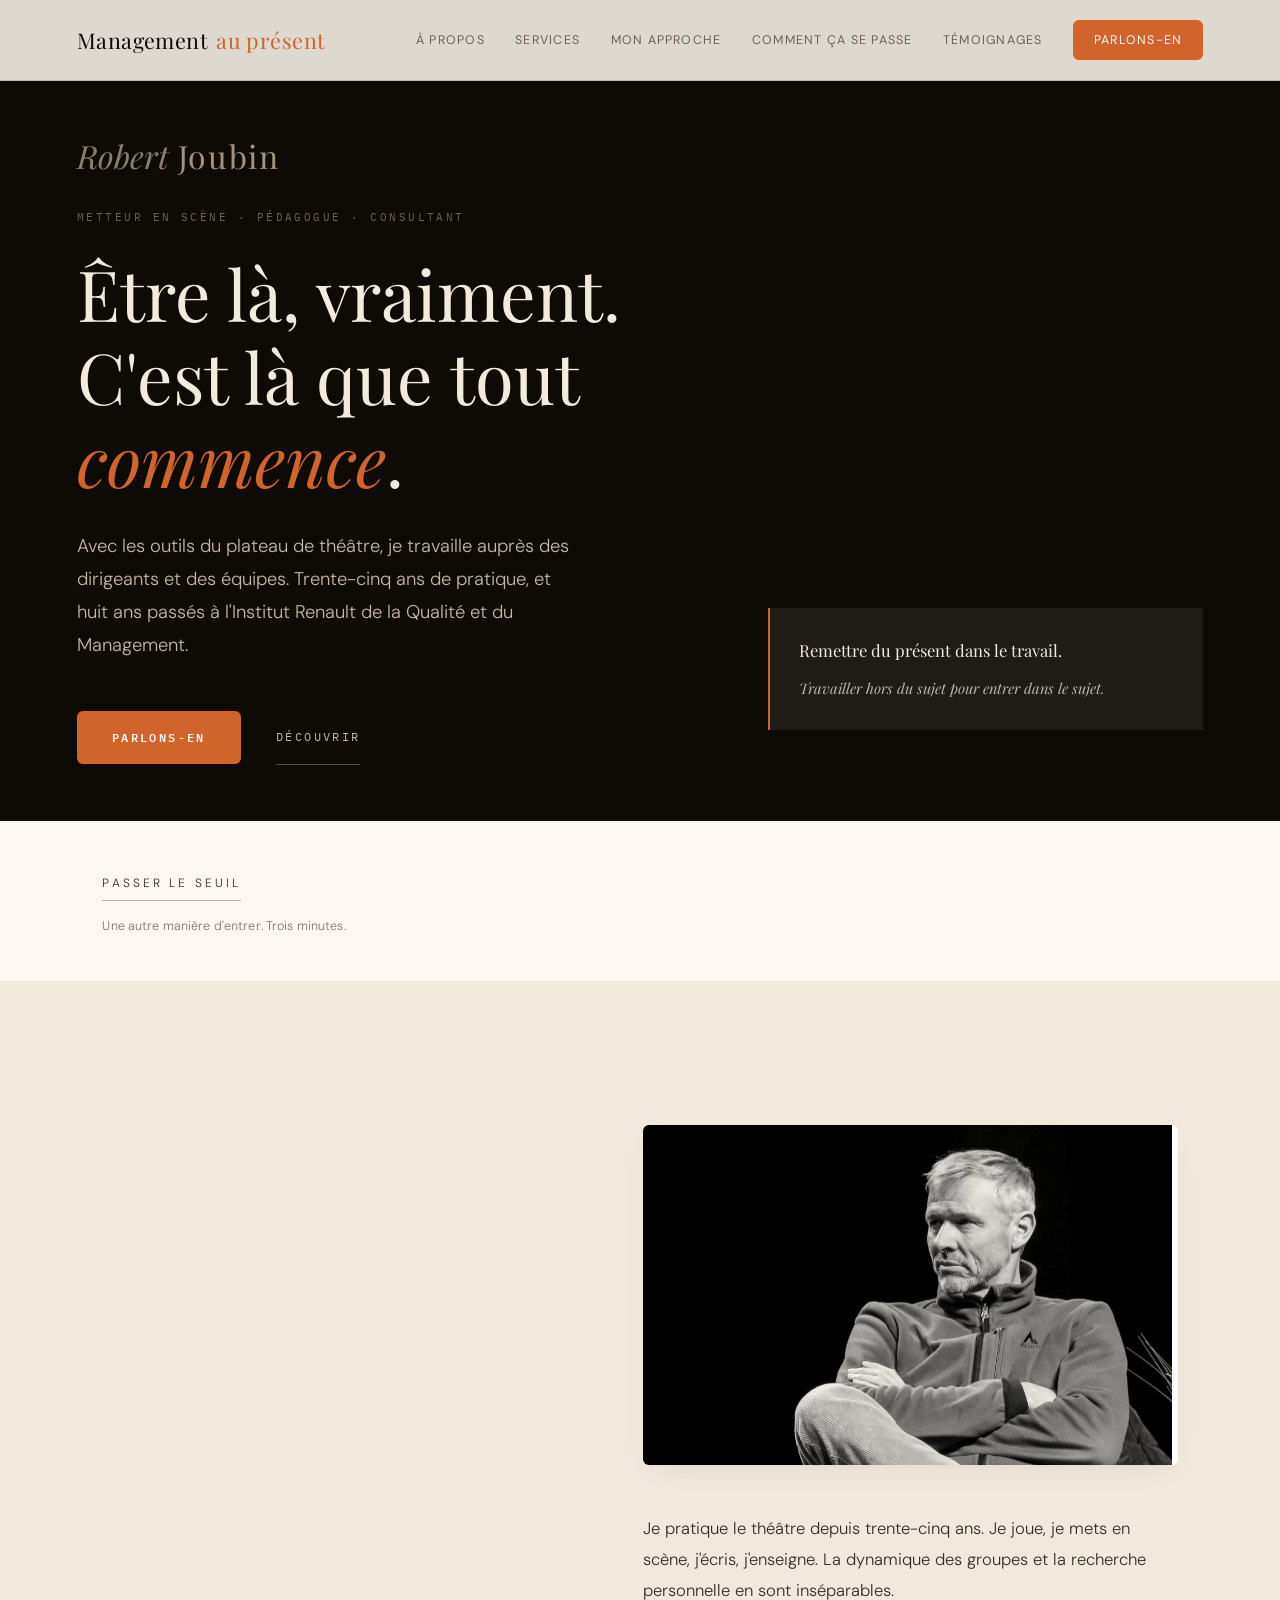
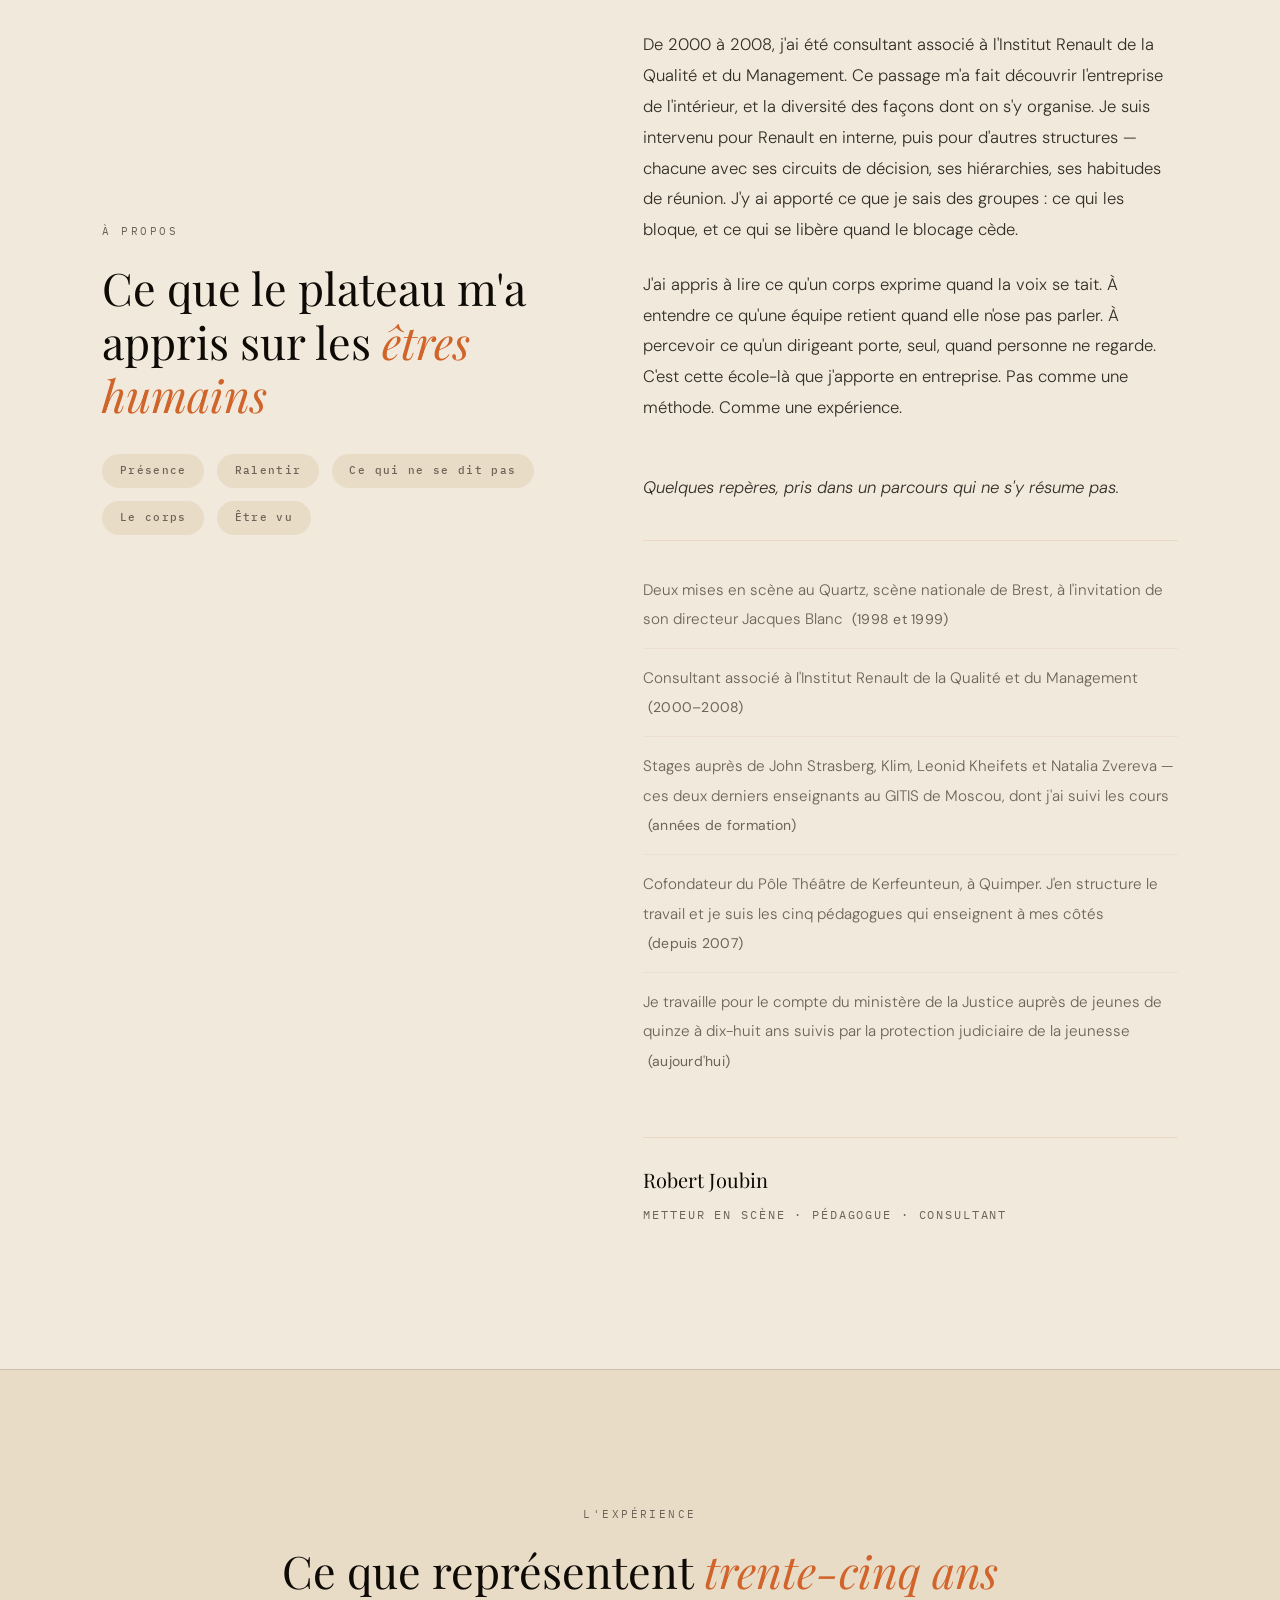
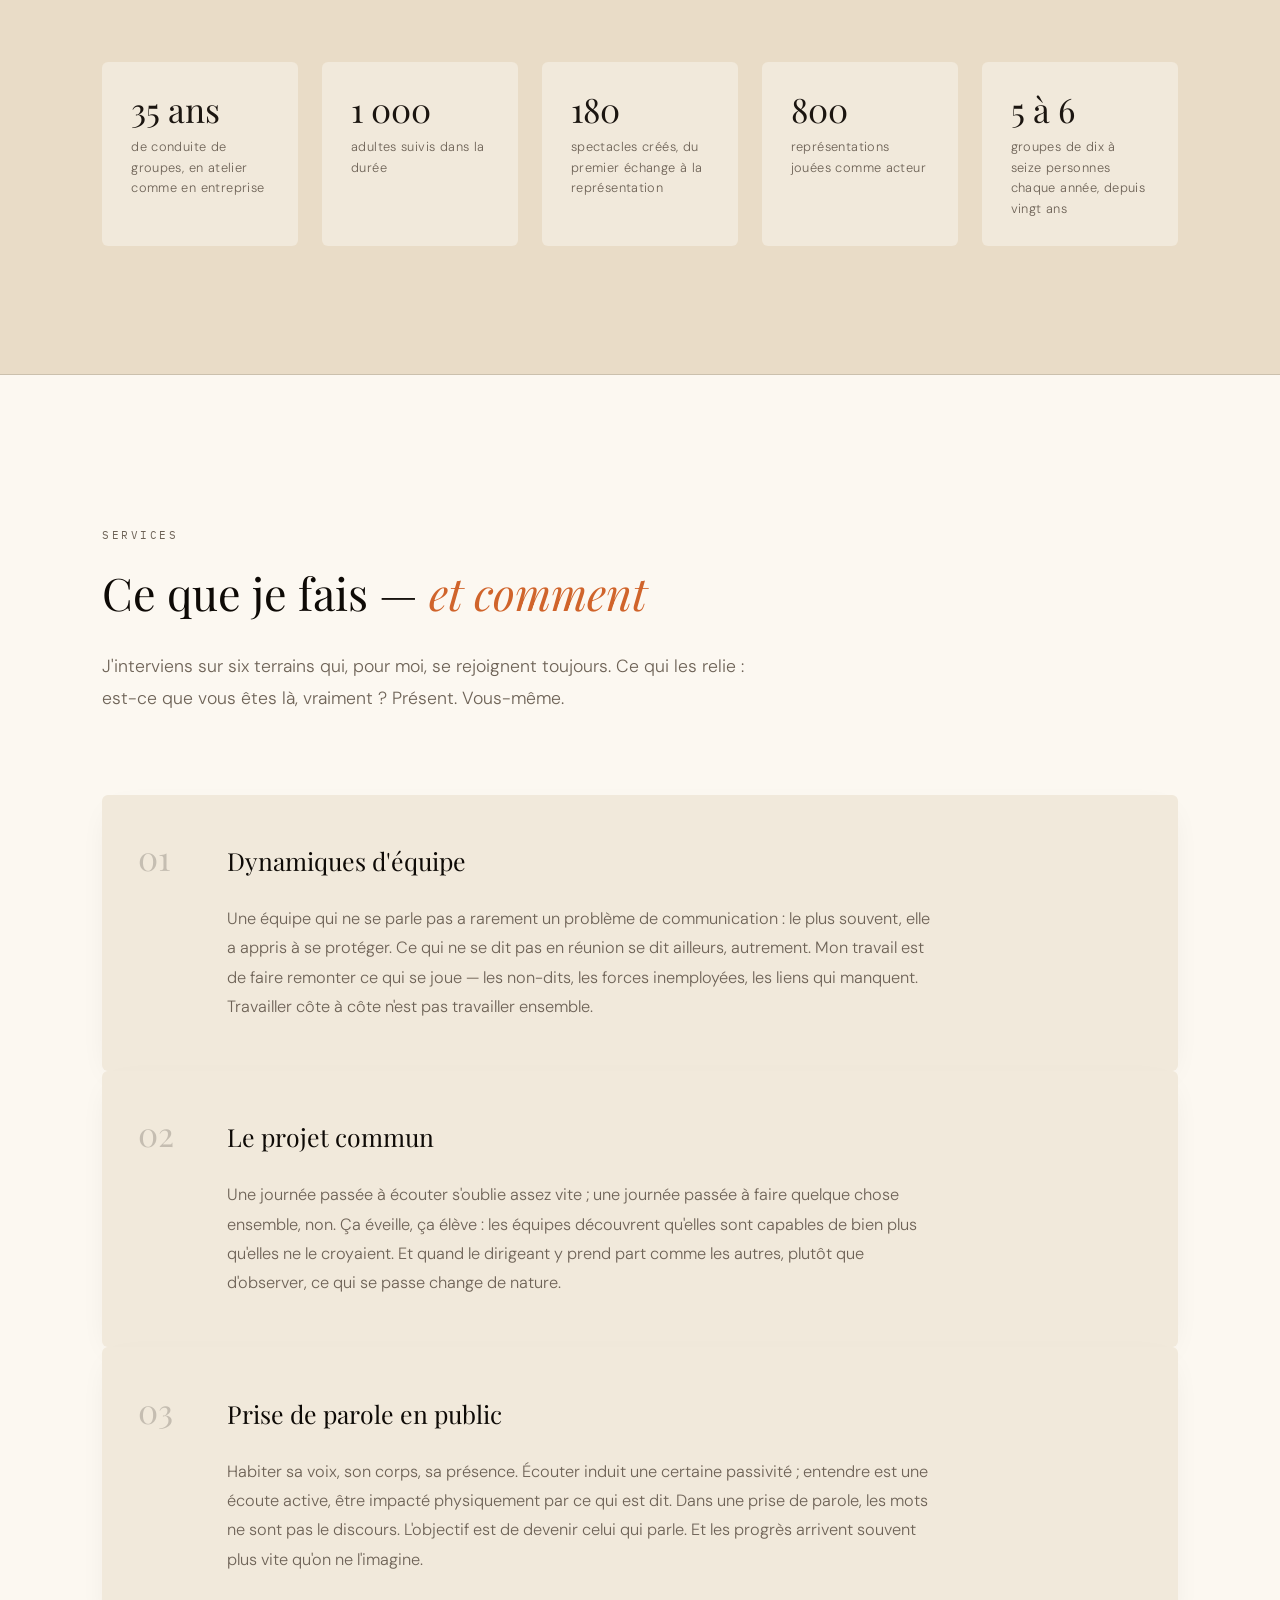
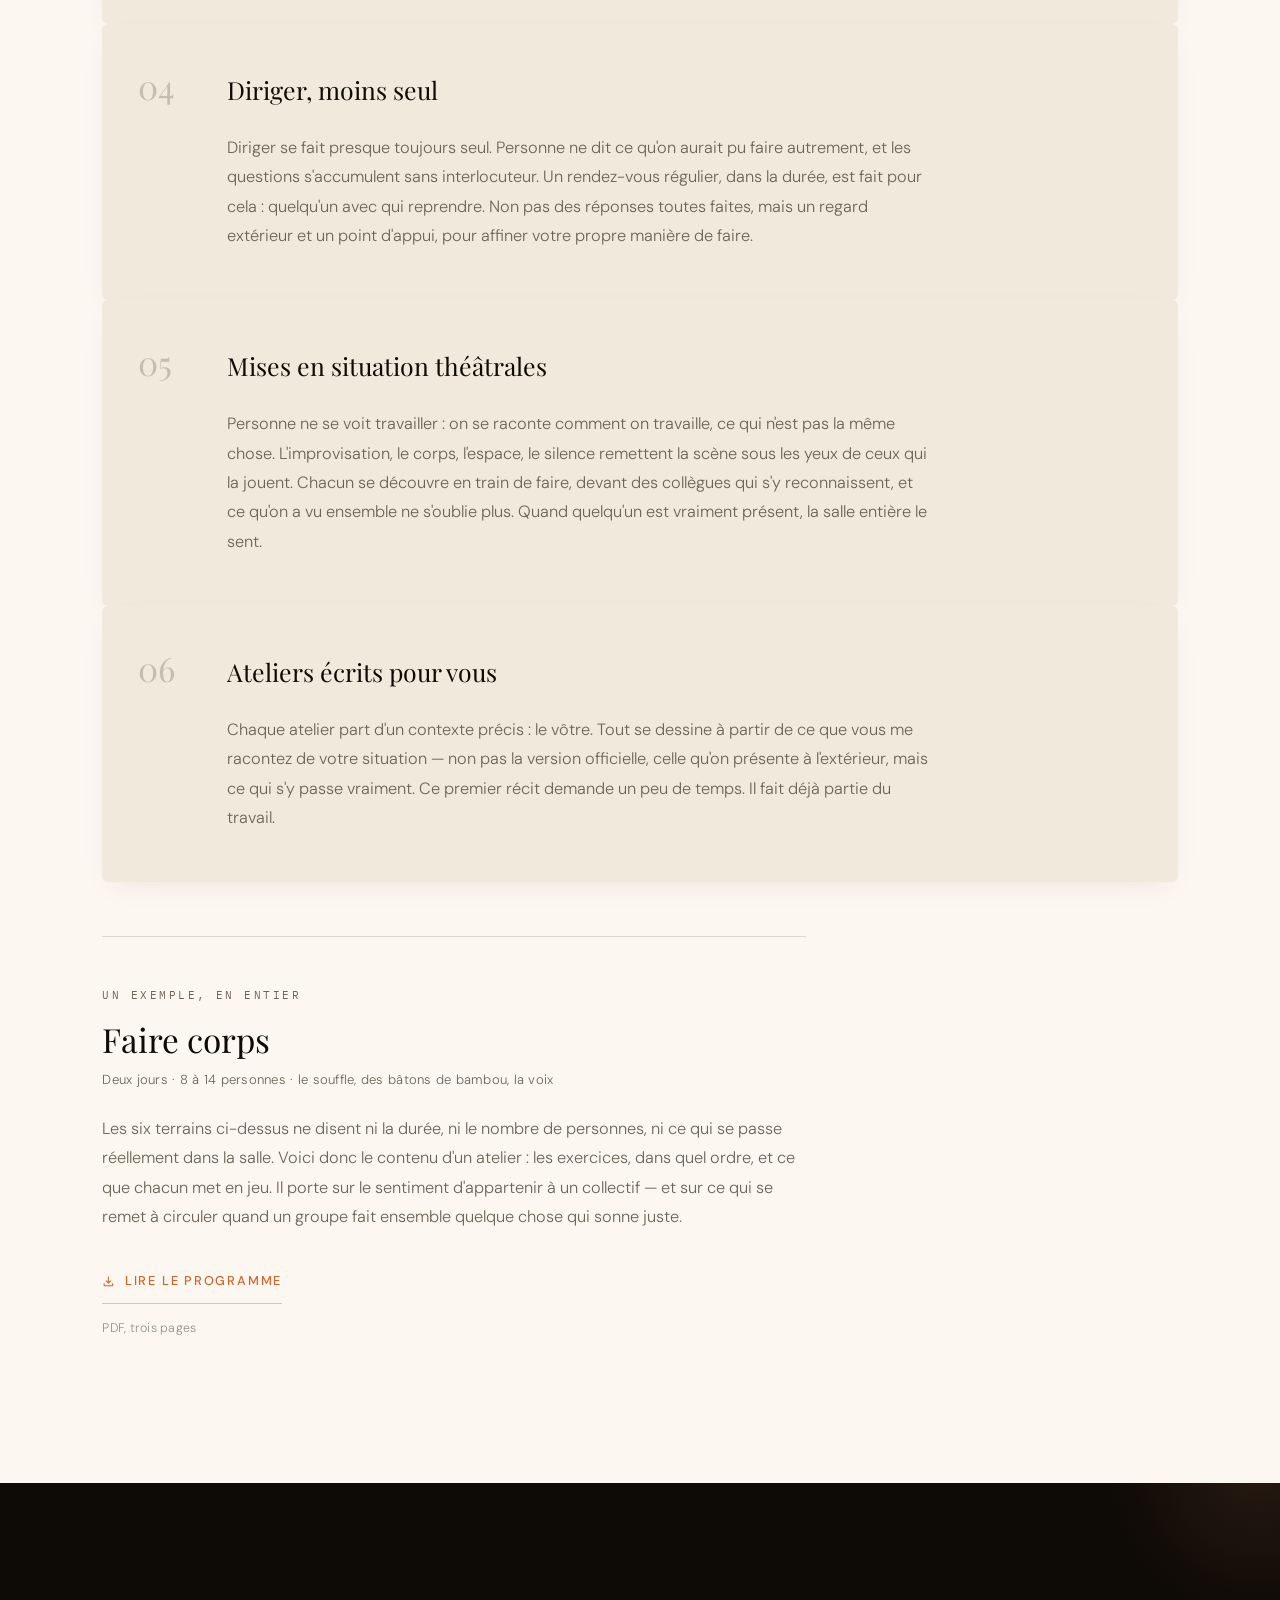
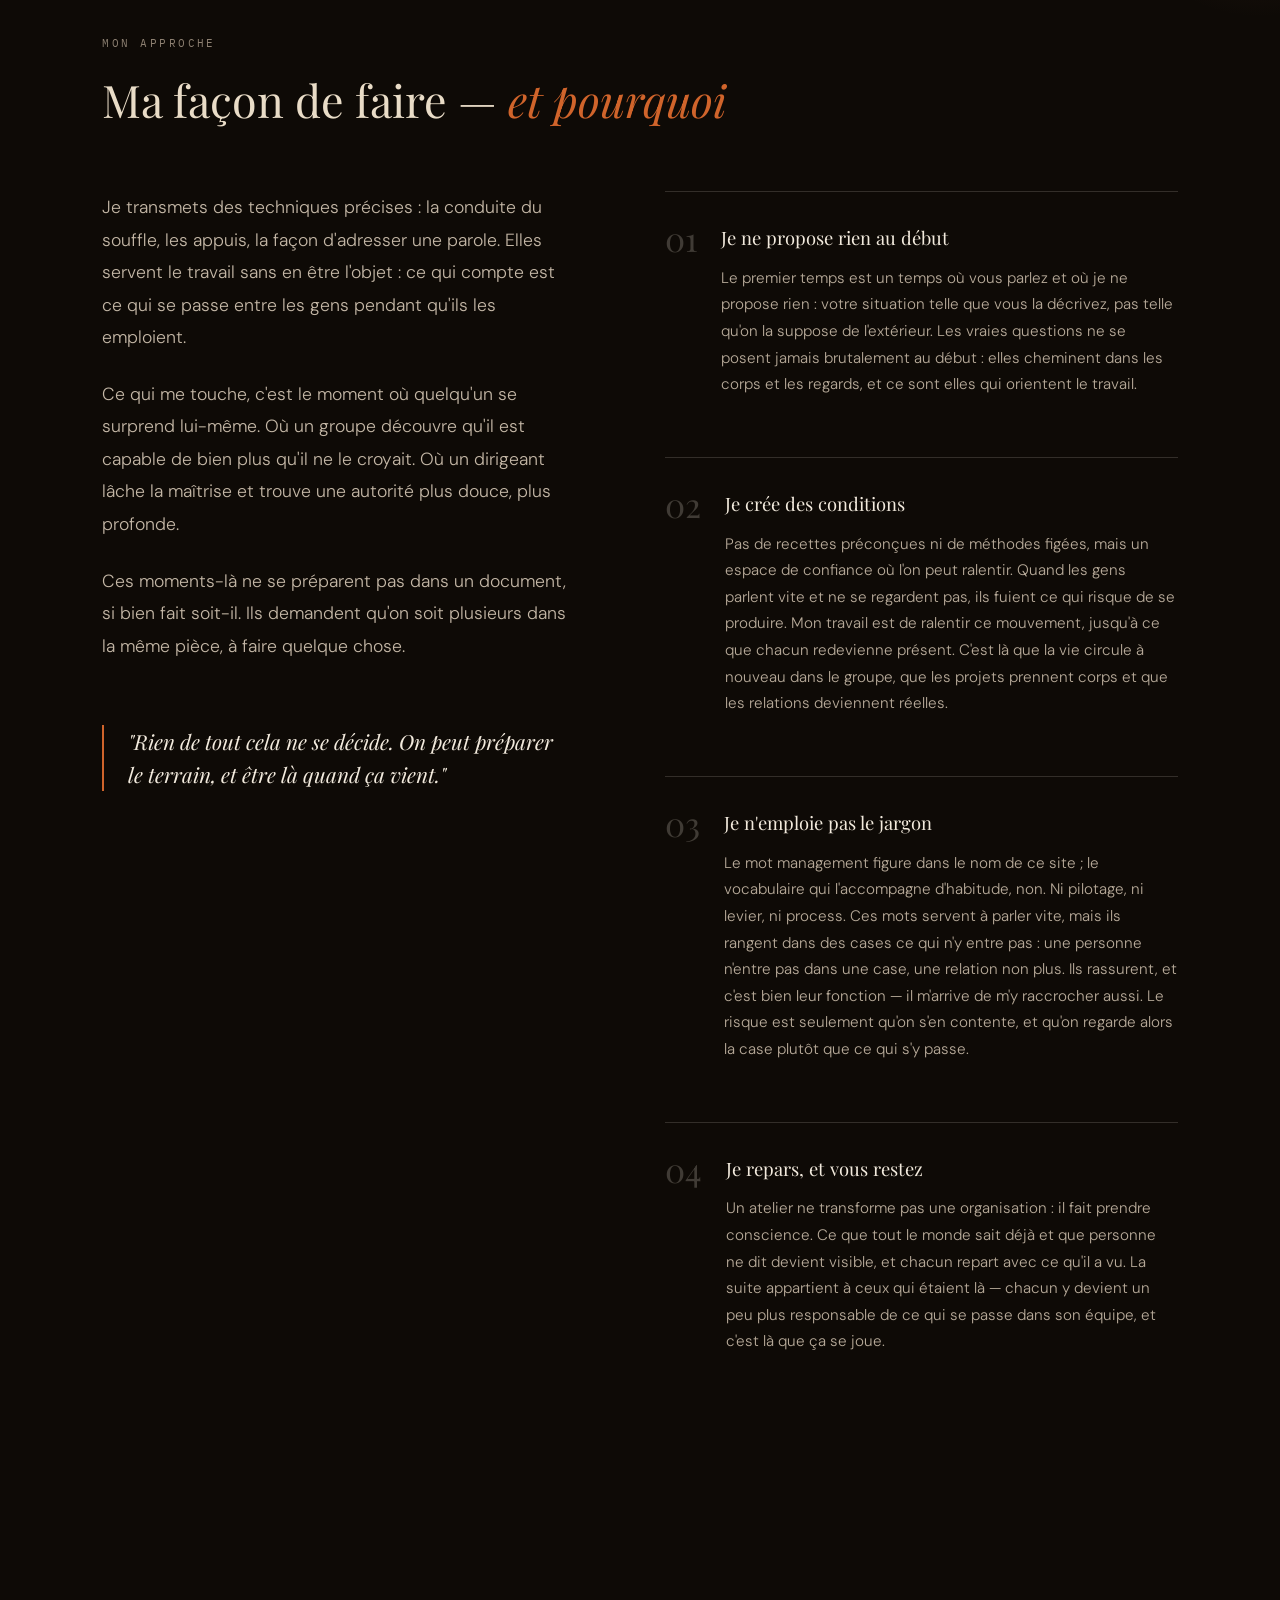
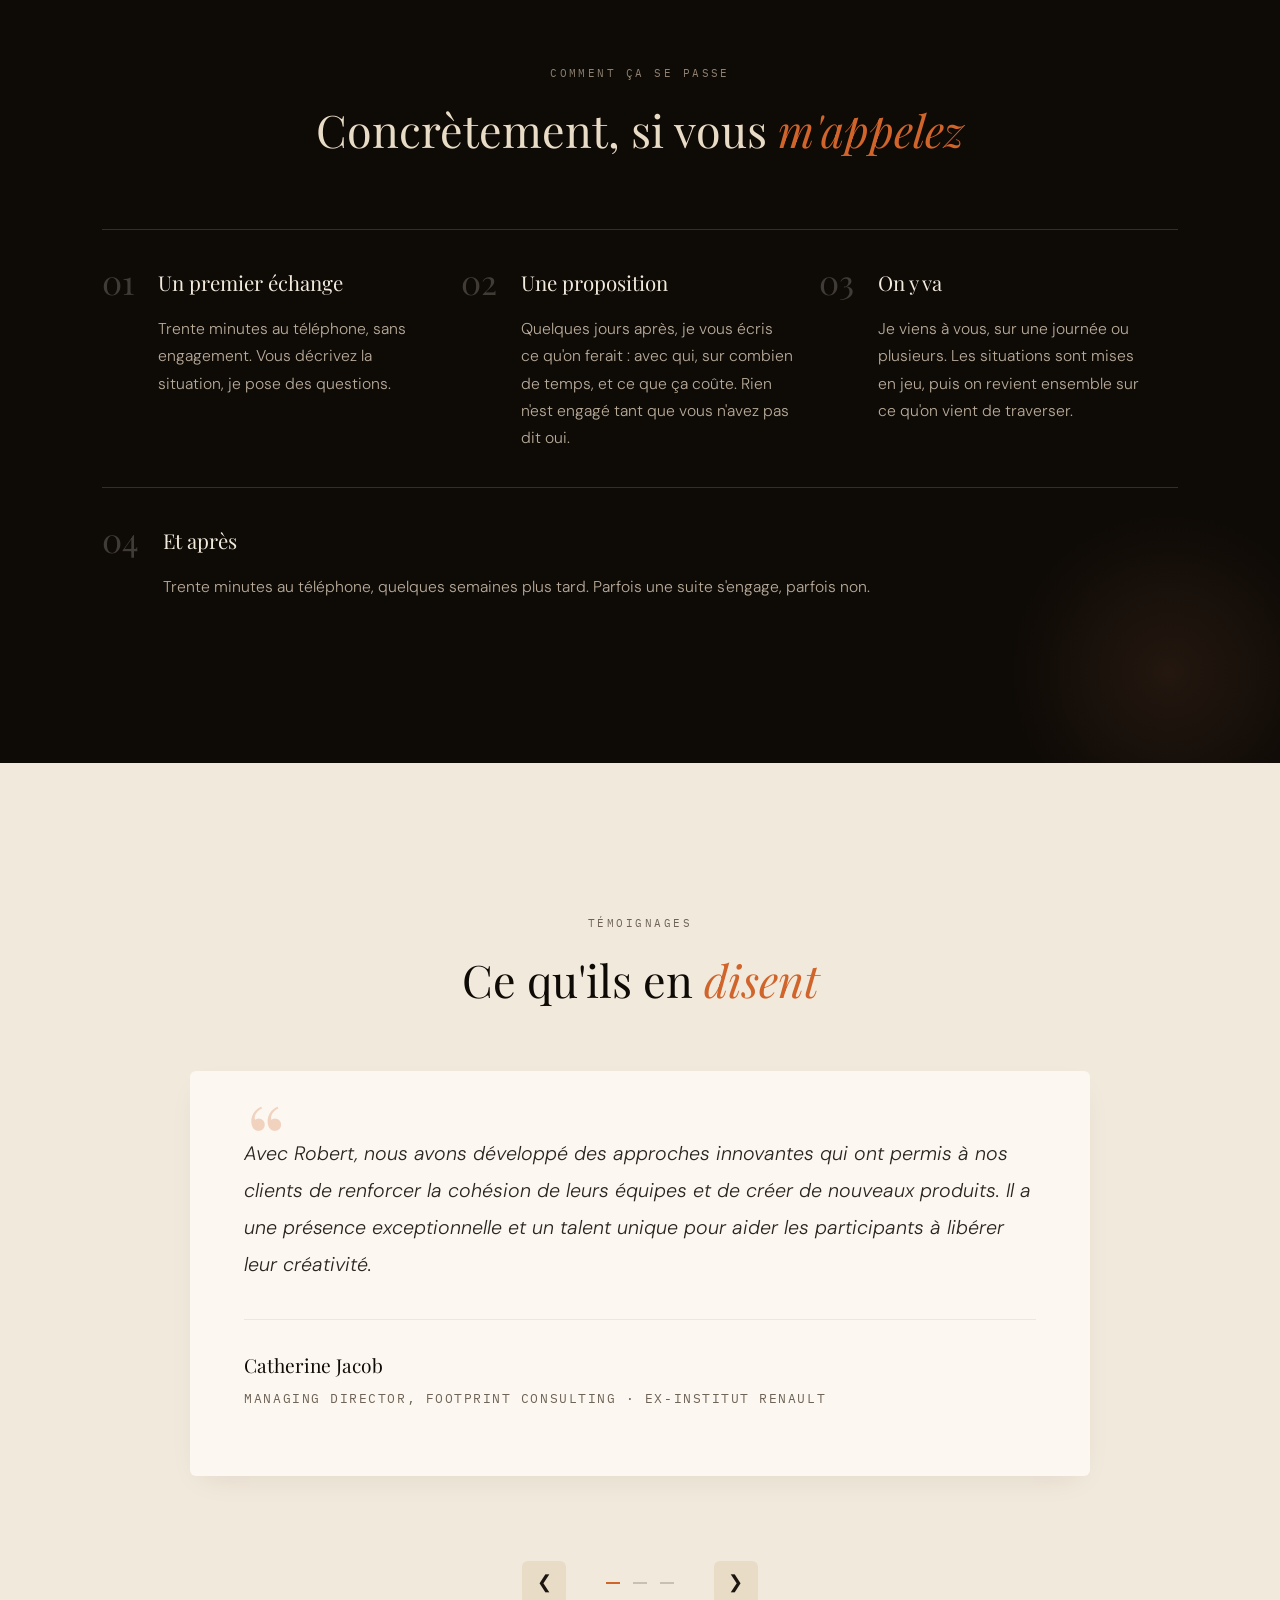
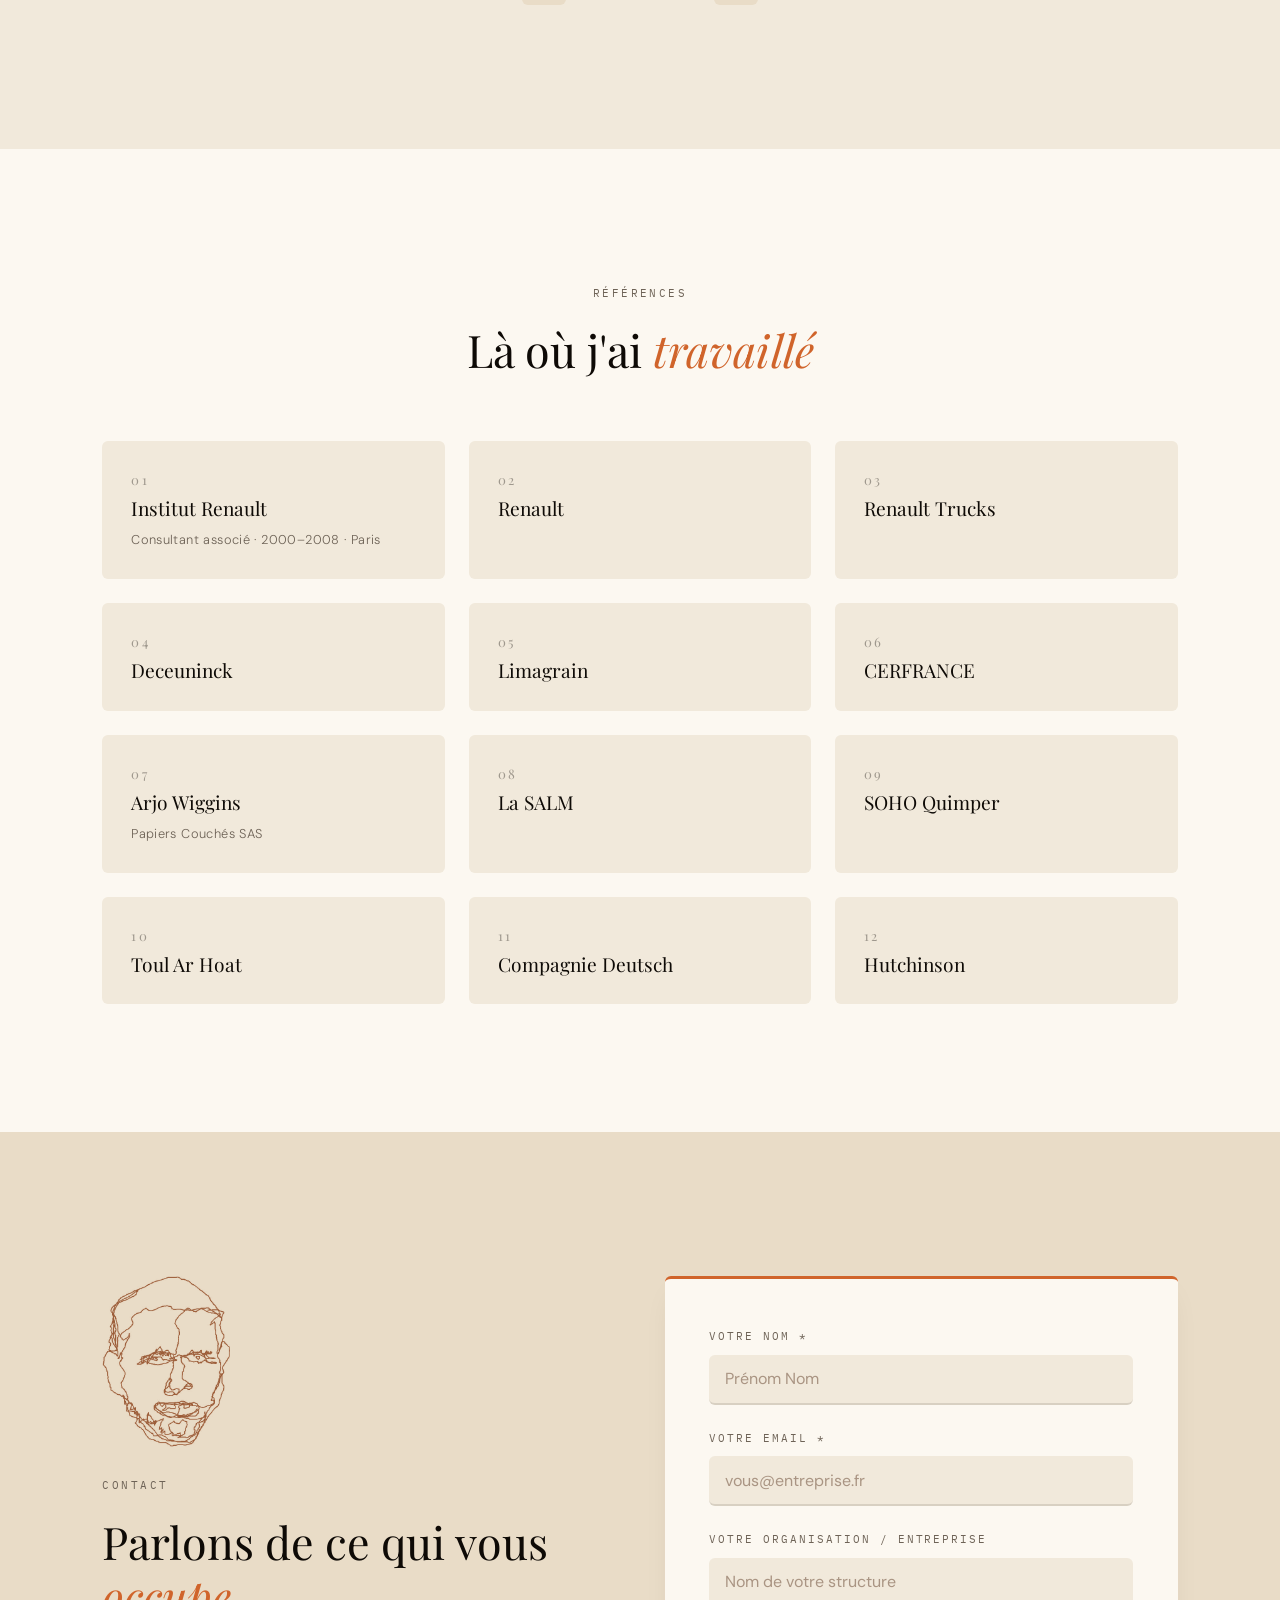
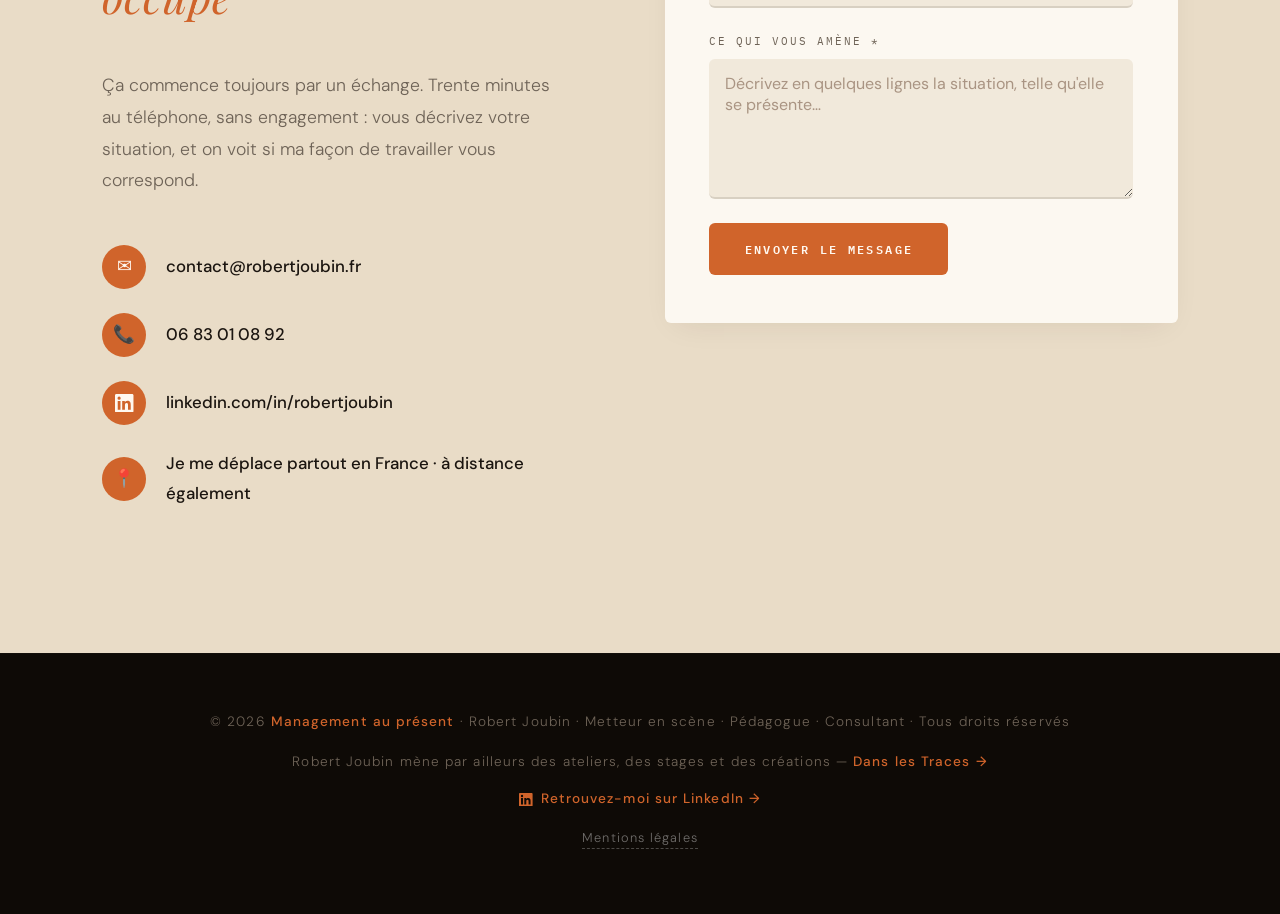
<file: index.html>
<!DOCTYPE html>
<html lang="fr">
<head>
  <meta charset="UTF-8"/>
  <meta name="viewport" content="width=device-width, initial-scale=1.0"/>
  <meta name="description" content="Robert Joubin travaille avec les dirigeants et les équipes avec les outils du plateau de théâtre : dynamiques d'équipe, prise de parole en public, projets communs."/>
  <title>Management au présent — Robert Joubin | Metteur en scène & Consultant</title>
  
  <!-- Google Fonts -->
  <link rel="preconnect" href="https://fonts.googleapis.com"/>
  <link rel="preconnect" href="https://fonts.gstatic.com" crossorigin/>
  <link href="https://fonts.googleapis.com/css2?family=Playfair+Display:ital,wght@0,400;0,600;0,700;1,400&family=DM+Sans:wght@300;400;500;700&family=Spectral:ital,wght@0,300;0,400;1,300&family=IBM+Plex+Mono:wght@300;400&display=swap" rel="stylesheet"/>
  
  <!-- CSS Stylesheet -->
  <link rel="stylesheet" href="style.css"/>

  <!-- Styles additifs — reprennent strictement les conventions de style.css
       (variables de palette, rayons 6px, transitions, comportements de survol) -->
  <style>
    /* Numéros de services — même typographie que .approche-num / .processus-num.
       Le survol d'origine (.serv-carte:hover .serv-icone) est conservé tel quel. */
    .serv-icone {
      font-family: var(--police-titre);
      font-size: 2.2rem;
      font-weight: 700;
      color: var(--terre);
      opacity: 0.8;
    }

    /* SECTION CHIFFRES — calquée sur #clients, cartes calquées sur .client-item */
    #chiffres {
      padding: 8rem 8%;
      background: var(--chaud);
      text-align: center;
    }

    .chiffres-grille {
      display: grid;
      grid-template-columns: repeat(5, 1fr);
      gap: 1.5rem;
      margin-top: 4rem;
      text-align: left;
    }

    .chiffre-item {
      display: flex;
      flex-direction: column;
      gap: 0.3rem;
      padding: 1.8rem 2rem;
      background: var(--sable);
      border-radius: 6px;
      border-left: 3px solid transparent;
      transition: var(--transition-douce);
      box-shadow: 0 2px 12px rgba(46, 31, 21, 0.03);
    }

    .chiffre-item:hover {
      border-left-color: var(--terre);
      transform: translateY(-4px);
      box-shadow: var(--ombre-hover);
      background: #fff;
    }

    .chiffre-val {
      font-family: var(--police-titre);
      font-size: 2rem;
      font-weight: 700;
      color: var(--nuit);
      line-height: 1.2;
    }

    .chiffre-lib {
      font-size: 0.8rem;
      color: var(--milieu);
      font-weight: 300;
      letter-spacing: 0.03em;
      line-height: 1.6;
      margin-top: 0.2rem;
    }

    /* REPÈRES DE PARCOURS — dans .pres-carte, reprend .pres-signature et .pres-role */
    .parcours {
      list-style: none;
      margin-top: 1.5rem;
      padding-top: 1.5rem;
      border-top: 1px solid rgba(192, 113, 79, 0.15);
      display: flex;
      flex-direction: column;
    }

    .parcours li {
      display: flex;
      gap: 1.5rem;
      align-items: baseline;
      padding: 0.85rem 0;
      border-bottom: 1px solid rgba(192, 113, 79, 0.08);
      transition: var(--transition-rapide);
    }

    .parcours li:last-child { border-bottom: none; }
    .parcours li:hover { transform: translateX(5px); }

    .parcours .annee {
      flex: 0 0 7rem;
      font-size: 0.78rem;
      letter-spacing: 0.15em;
      text-transform: uppercase;
      color: var(--terre);
      font-weight: 600;
    }

    .parcours .fait {
      font-size: 0.95rem;
      line-height: 1.75;
      color: var(--milieu);
      font-weight: 300;
    }

    /* LIEN VERS DANS LES TRACES — dans le footer (fond --nuit) */
    .lien-dlt {
      margin-top: 1rem;
      font-size: 0.85rem;
      letter-spacing: 0.08em;
    }

    .lien-dlt a {
      color: var(--terre);
      text-decoration: none;
      font-weight: 500;
      transition: var(--transition-rapide);
    }

    .lien-dlt a:hover { color: var(--chaud); }

    /* LIEN LINKEDIN — icône alignée sur .contact-icone dans la section contact */
    .contact-icone .ico-li {
      width: 1.05em;
      height: 1.05em;
      fill: currentColor;
      vertical-align: -0.15em;
    }

    /* Rappel LinkedIn dans le footer — même traitement que .lien-dlt */
    .lien-social {
      margin-top: 0.8rem;
      font-size: 0.85rem;
      letter-spacing: 0.08em;
    }

    .lien-social a {
      color: var(--terre);
      text-decoration: none;
      font-weight: 500;
      transition: var(--transition-rapide);
      display: inline-flex;
      align-items: center;
      gap: 0.5rem;
    }

    .lien-social a:hover { color: var(--chaud); }

    .lien-social .ico-li {
      width: 1em;
      height: 1em;
      fill: currentColor;
    }

    /* FOOTER — fiabilité du clic sur mobile.
       Le lien passait sous la barre d'outils du navigateur ou sous un calque
       voisin ; on le remonte, on l'isole et on agrandit sa zone tactile. */
    footer { position: relative; z-index: 2; }
    footer p { position: relative; z-index: 3; }
    /* le footer remontant d'un cran, on garde la modale au-dessus */
    #legal-modal.modal { z-index: 10000; }
    footer a {
      position: relative;
      z-index: 3;
      touch-action: manipulation;
      -webkit-tap-highlight-color: rgba(255, 255, 255, 0.14);
    }
    .lien-social a {
      /* zone tactile de 44px minimum, sans décaler la mise en page */
      padding: 0.6rem 0.3rem;
      margin: -0.6rem -0.3rem;
      min-height: 44px;
    }
    .lien-social a svg,
    .lien-dlt a svg { pointer-events: none; }
    footer > p:last-child {
      margin-bottom: calc(env(safe-area-inset-bottom, 0px) + 0.5rem);
    }

    /* ÉTAPE « ET APRÈS » — bande pleine largeur sous les trois étapes.
       Reprend .processus-item tel quel, seule la portée en grille change. */
    .processus-item.processus-suite { grid-column: 1 / -1; }

    /* RESPONSIVE — mêmes points de rupture que style.css */
    @media (max-width: 1024px) {
      #chiffres { padding: 7rem 4%; }
      .chiffres-grille { grid-template-columns: repeat(3, 1fr); }
    }

    @media (max-width: 860px) {
      .chiffres-grille { grid-template-columns: repeat(2, 1fr); }
      .parcours li { flex-direction: column; gap: 0.35rem; }
      .parcours .annee { flex: none; }
    }

    @media (max-width: 480px) {
      .chiffres-grille { grid-template-columns: 1fr; }
    }
  </style>
<style>
    .lien-seuil-bloc{
      margin-top:30px;padding-top:20px;max-width:30rem;
      border-top:1px solid currentColor;border-color:currentColor;
    }
    .lien-seuil{
      display:inline-block;font-family:"DM Sans",sans-serif;font-size:12px;
      letter-spacing:.24em;text-transform:uppercase;color:inherit;text-decoration:none;
      opacity:.95;transition:opacity .35s ease;
    }
    .lien-seuil:hover{opacity:.6}
    .seuil-note{display:block;margin-top:8px;font-family:"DM Sans",sans-serif;font-size:12px;opacity:.5}
  </style>

<!-- ==========================================================================
     HABILLAGE « PLATEAU » — feuille additive, non destructive.
     Surcharge style.css sans le modifier. Pour revenir en arrière,
     supprimer ce seul bloc <style>.
     ========================================================================== -->
<style>
  :root{
    --terre:#BE7852;            /* accent rendu plus présent */
    --rouille:#9B5B37;
    --sable:#EFE8DC;            /* papier chaud */
    --chaud:#E8DFD1;
    --clair:#F7F3EB;
    --expresso:#221C16;         /* encre chaude, pas de noir bleuté */
    --milieu:#6B6259;
    --nuit:#17120D;             /* plateau : noir chaud, bois */
    --police-titre:'Spectral',Georgia,serif;
    --police-texte:'Spectral',Georgia,serif;
    --mono:'IBM Plex Mono',ui-monospace,monospace;
    --ombre-douce:none;
    --ombre-hover:none;
    --glass-bg:#F7F3EB;
    --glass-border:rgba(34,28,22,.10);
    --filet:1px solid rgba(34,28,22,.16);
    --filet-clair:1px solid rgba(240,232,220,.16);
  }

  /* ---- Ni angles arrondis, ni ombres, ni rebonds ---- */
  *{border-radius:0 !important;box-shadow:none !important}
  .contact-icone{border-radius:50% !important}
  .serv-carte:hover,.client-item:hover,.chiffre-item:hover,
  .processus-item:hover,.approche-item:hover,.parcours li:hover,
  a.contact-ligne:hover,.btn-principal:hover,.form-bouton:hover,
  .btn-carousel:hover{transform:none !important}
  /* Les fondus au défilement sont conservés : ils ralentissent la lecture. */

  body{font-family:var(--police-texte);font-weight:300;font-size:1.03rem;
       line-height:1.8;background:var(--clair);color:var(--expresso)}

  /* ---- Étiquettes et micro-typo ---- */
  .section-tag,.hero-tag,.nav-liens a,.btn-secondaire,
  .form-champ label,.pres-role,.temo-role,.parcours .annee,
  .client-num,.serv-icone,.processus-num,.approche-num{
    font-family:var(--mono) !important;font-weight:400 !important}
  .section-tag,.hero-tag{font-size:.7rem;letter-spacing:.22em;color:var(--terre)}
  .serv-icone,.processus-num,.approche-num,.client-num{
    font-size:.74rem !important;letter-spacing:.18em;color:var(--terre) !important;opacity:1 !important}

  /* ---- Titres : sérif, un cran plus dense qu'en version froide ---- */
  .section-titre,.hero-titre,.serv-nom,.processus-titre,.approche-item-titre,
  .temo-nom,.pres-nom,.chiffre-val,.client-nom,.modal-title,.hero-nom-complet,.hero-prenom{
    font-family:var(--police-titre) !important;font-weight:400 !important}
  .section-titre em,.hero-titre em{font-style:italic;font-weight:300;color:var(--terre)}

  /* ---- Navigation ---- */
  nav{background:var(--clair);backdrop-filter:none;-webkit-backdrop-filter:none;
      border-bottom:var(--filet)}
  nav.scrolled{background:var(--clair)}
  .nav-logo{font-weight:400}
  .nav-liens a{font-size:.72rem;letter-spacing:.18em}
  .nav-cta{background:var(--terre) !important;color:#FFF8F0 !important;
           padding:.55rem 1.3rem !important}
  .nav-cta:hover{background:var(--rouille) !important;color:#FFF8F0 !important}

  /* ---- Hero : plateau, photo enfin lisible ---- */
  #hero{background:var(--nuit)}
  #hero::before{background:radial-gradient(circle,rgba(190,120,82,.14) 0%,transparent 65%)}
  .hero-theatre-img{opacity:.66;filter:grayscale(45%) sepia(34%) saturate(1.25) contrast(1.06) brightness(.80);
    mask-image:linear-gradient(to right,transparent 0%,rgba(0,0,0,.72) 34%,#000 78%);
    -webkit-mask-image:linear-gradient(to right,transparent 0%,rgba(0,0,0,.72) 34%,#000 78%)}
  .hero-titre{color:#F2EADD;line-height:1.18}
  .hero-sous{color:#C4B7A6}
  .hero-prenom,.hero-nom-complet{color:#A2937F}
  .hero-citation{background:rgba(255,248,240,.05);backdrop-filter:none;-webkit-backdrop-filter:none;
    border-left:2px solid var(--terre);padding:1.8rem;width:34%}
  .hero-citation blockquote{color:#F2EADD;font-style:italic;font-weight:300}

  /* ---- Boutons : le principal redevient un pavé, le reste en filet ---- */
  .btn-principal,.form-bouton{background:var(--terre) !important;color:#FFF8F0 !important;
    font-family:var(--mono) !important;font-size:.74rem;letter-spacing:.2em;
    padding:1rem 2.2rem !important;border:0;transition:background-color .35s ease}
  .btn-principal:hover,.form-bouton:hover{background:var(--rouille) !important}
  .btn-secondaire{background:none !important;color:#C4B7A6 !important;padding:1rem 0 !important;
    font-size:.74rem;letter-spacing:.2em;border-bottom:1px solid rgba(196,183,166,.4)}
  .btn-secondaire:hover{color:var(--terre) !important;border-bottom-color:var(--terre)}
  .hero-boutons{gap:2.2rem}

  /* ---- Présentation ---- */
  #presentation{background:var(--sable)}
  .pres-carte{background:none;padding:0}
  .pres-carte-container::before{display:none}
  .pres-portrait-img{filter:grayscale(80%) sepia(10%) contrast(1.03);height:340px}
  .pres-carte p{font-size:1.04rem;color:var(--expresso);opacity:.88}
  .val{background:var(--chaud);border:0;padding:.45rem 1.1rem;
       font-family:var(--mono);font-size:.7rem;letter-spacing:.12em;color:var(--milieu)}
  .val:hover{background:var(--terre);color:#FFF8F0}

  /* ---- Chiffres ---- */
  #chiffres{background:var(--chaud);border-top:var(--filet);border-bottom:var(--filet)}
  .chiffre-item{background:none;border-left:0;border-top:var(--filet);padding:1.6rem 1.4rem 1.6rem 0}
  .chiffre-item:hover{background:none;border-left:0}
  .chiffre-val{font-size:2.1rem;color:var(--expresso)}

  /* ---- Services : liste de travail, pas catalogue ---- */
  .serv-grille{grid-template-columns:1fr !important;gap:0 !important}
  .serv-carte{background:none !important;border-top:var(--filet);padding:2.6rem 0;
    display:grid;grid-template-columns:4rem 1fr;column-gap:2rem;row-gap:.6rem;align-items:baseline}
  .serv-carte::after{display:none}
  .serv-carte:hover{background:none !important}
  .serv-icone{grid-row:1/3;margin:0 !important;padding-top:.5rem}
  .serv-nom{font-size:1.55rem;margin:0}
  .serv-desc{max-width:44rem;font-size:1.02rem;color:var(--milieu)}
  @media(min-width:861px){.serv-desc{grid-column:2}}

  /* ---- Processus ---- */
  #processus{background:var(--nuit)}
  #processus::before{background:radial-gradient(circle,rgba(190,120,82,.12) 0%,transparent 65%)}
  .processus-grille{gap:0}
  .processus-item{background:none;border:0;border-top:var(--filet-clair);padding:2.2rem 1.6rem 2.2rem 0}
  .processus-item:hover{background:rgba(255,248,240,.03)}
  .processus-titre{color:#F2EADD;font-size:1.28rem}
  .processus-desc{color:#B8AB9A}

  /* ---- Approche ---- */
  #approche{background:var(--nuit)}
  #approche::before{background:radial-gradient(circle,rgba(190,120,82,.14) 0%,transparent 70%)}
  .approche-item{background:none;border:0;border-top:var(--filet-clair);padding:1.9rem 0}
  .approche-item:hover{background:rgba(255,248,240,.03)}
  .approche-texte p{color:#C4B7A6}
  .approche-item-titre{color:#F2EADD}
  .approche-item-desc{color:#B8AB9A}
  .approche-citation-speciale{color:#F2EADD;border-left:2px solid var(--terre);
    padding-left:1.5rem;margin-top:2.4rem}

  /* ---- Témoignages ---- */
  #temoignages{background:var(--sable)}
  .temo-slide{background:var(--clair);padding:3.2rem 3rem;border-top:2px solid var(--terre)}
  .temo-guillemet{display:none}
  .temo-texte{font-size:1.22rem;font-style:italic;color:var(--expresso);opacity:.92}
  .btn-carousel{background:var(--chaud);border:0;width:44px;height:44px}
  .btn-carousel:hover{background:var(--terre);color:#FFF8F0}
  .indicateur{width:14px;height:2px;background:rgba(34,28,22,.2)}
  .indicateur.active{background:var(--terre);transform:none}

  /* ---- Clients ---- */
  #clients{background:var(--clair)}
  .client-item{background:none;border-left:0;border-top:var(--filet);padding:1.4rem 1.2rem 1.4rem 0}
  .client-item:hover{background:none;border-left:0}

  /* ---- Contact : la zone la plus accueillante de la page ---- */
  #contact{background:var(--chaud)}
  .contact-form-container{background:var(--clair);padding:3rem 2.8rem;
    border-top:3px solid var(--terre)}
  .contact-icone{background:var(--terre);color:#FFF8F0;width:44px;height:44px}
  .form-champ input,.form-champ textarea{background:var(--sable);border:0;
    border-bottom:2px solid rgba(34,28,22,.12);padding:.85rem 1rem;font-family:var(--police-texte)}
  .form-champ input:focus,.form-champ textarea:focus{background:#FFF;border-bottom-color:var(--terre)}
  .form-champ label{font-size:.68rem;letter-spacing:.18em;color:var(--milieu)}

  /* ---- Divers ---- */
  footer{background:var(--nuit)}
  .modal-container{background:var(--clair);border:0;border-top:3px solid var(--terre)}
  .toast{background:var(--nuit);border-left:3px solid var(--terre)}
  .lien-seuil-bloc{border-top:var(--filet)}

  /* ---- Nav : six entrées, on resserre légèrement l'écart ---- */
  @media(min-width:861px){.nav-liens{gap:1.9rem}}
  @media(min-width:861px) and (max-width:1180px){.nav-liens{gap:1.35rem}
    .nav-liens a{font-size:.68rem;letter-spacing:.14em}}

  /* ---- Autoportrait au trait, en haut de la colonne contact.
         Le fichier autoportrait.png est détouré : fond transparent,
         trait blanc. Aucun cadre, aucun blend-mode nécessaire. ---- */
  .contact-trait{display:block;width:8rem;height:auto;
    margin:0 0 1.8rem;opacity:1}
  @media(max-width:860px){.contact-trait{margin:0 auto 1.6rem}}
</style>
<!-- ADOUCISSEMENT — bloc additif posé après le plateau.
     Le supprimer restitue le plateau strict. -->
<style>
  :root{
    --terre:#C07A52;--rouille:#A3572F;
    --sable:#F3EBDD;--chaud:#EFE2CE;--clair:#FBF6EE;
    --expresso:#2A231B;--milieu:#786B5E;--nuit:#241C15;
    --police-titre:'Playfair Display',Georgia,serif;
    --police-texte:'DM Sans',sans-serif;
    --ombre-douce:0 10px 30px -12px rgba(46,31,21,.10);
    --ombre-hover:0 18px 38px -16px rgba(46,31,21,.16);
    --filet:1px solid rgba(42,35,27,.12);
  }
  body{font-family:var(--police-texte);font-weight:300;line-height:1.78}

  /* les angles et les reliefs reviennent, mesurés */
  .serv-carte,.temo-slide,.contact-form-container,.chiffre-item,.client-item,
  .modal-container,.toast,.pres-portrait-img,.btn-principal,.form-bouton,
  .nav-cta,.btn-carousel,.form-champ input,.form-champ textarea{border-radius:6px !important}
  .val{border-radius:30px !important}
  .contact-icone{border-radius:50% !important}
  .serv-carte,.temo-slide,.contact-form-container,.pres-portrait-img{
    box-shadow:var(--ombre-douce) !important}

  /* les chiffres et références redeviennent des cartes posées */
  .chiffre-item,.client-item{background:var(--sable) !important;border-top:0;
    padding:1.7rem 1.8rem}
  .chiffre-item:hover,.client-item:hover{background:#fff !important;
    transform:translateY(-4px) !important;box-shadow:var(--ombre-douce) !important}

  /* les services restent en liste, mais respirent davantage */
  .serv-carte{background:var(--sable) !important;border-top:0;
    padding:2.4rem 2.2rem;margin-bottom:1.4rem;column-gap:1.6rem}
  .serv-carte:hover{background:#fff !important;box-shadow:var(--ombre-hover) !important}

  /* les numéros quittent la machine à écrire */
  .serv-icone,.processus-num,.approche-num{font-family:var(--police-titre) !important;
    font-size:2.1rem !important;letter-spacing:0 !important;opacity:.85 !important}
  .client-num{font-family:var(--police-titre) !important;font-size:.82rem !important}

  /* les micro-mouvements au survol reviennent */
  .approche-item:hover,a.contact-ligne:hover,.parcours li:hover{transform:translateX(5px) !important}
  .btn-principal:hover,.form-bouton:hover,.btn-carousel:hover{transform:translateY(-2px) !important}

  /* le guillemet des témoignages réapparaît */
  .temo-guillemet{display:block}
  .temo-slide{border-top:0;padding:4rem 3.4rem}

  /* le hero : moins de suie, plus de bois */
  #hero{background:var(--expresso)}
  .hero-theatre-img{opacity:.72;
    filter:grayscale(95%) sepia(45%) saturate(1.25) contrast(1.12) brightness(.68)}
  .hero-citation{background:rgba(255,248,240,.07)}

  /* nav : un peu de verre, comme à l'origine */
  nav{background:rgba(251,246,238,.88);backdrop-filter:blur(14px);
    -webkit-backdrop-filter:blur(14px)}
  nav.scrolled{background:rgba(251,246,238,.96)}
  .nav-liens a{font-family:var(--police-texte) !important;font-size:.78rem;letter-spacing:.1em}

  .contact-trait{width:8rem;opacity:1}
</style>

<!-- PARCOURS — les dates quittent la colonne de gauche et deviennent
     des repères posés en fin de ligne, entre parenthèses. -->
<style>
  .parcours-intro{
    margin-top:1.6rem;font-size:.95rem;line-height:1.7;
    color:var(--milieu);font-style:italic;opacity:.9}
  .parcours{margin-top:.8rem;padding-top:1.2rem}
  .parcours li{display:block;padding:.9rem 0}
  .parcours .fait{display:inline}
  .parcours .annee{display:inline;flex:none;white-space:nowrap;
    font-family:var(--police-texte) !important;
    text-transform:none;letter-spacing:.02em;font-size:.92em;
    font-weight:400;color:var(--terre);margin-left:.3em}
  @media(max-width:860px){.parcours li{flex-direction:row}}
</style>

<!-- TÉMOIGNAGES — le carrousel conserve en permanence la hauteur de la
     citation la plus longue. Sans cela, chaque changement de vignette
     modifiait la hauteur de la page et déplaçait tout ce qui se trouve
     en dessous. Sur mobile, où les textes occupent trois fois plus de
     lignes, l'écart entre deux témoignages dépassait 150 pixels : la
     page semblait sauter pendant qu'on lisait la section contact. -->
<style>
  .temo-carousel{display:grid;grid-template-columns:1fr;align-items:start}
  .temo-slide{position:relative;grid-column:1;grid-row:1;margin:0}
  .temo-slide:not(.active){pointer-events:none}

  /* Sur petit écran, la vignette respirait trop sur les côtés :
     251 px de texte utile sur un écran de 390. */
  @media(max-width:860px){
    .temo-slide{padding:2.6rem 1.8rem}
    .temo-guillemet{top:1.4rem;left:1.4rem}
  }
</style>

<!-- ==========================================================================
     BRAISE · PLATEAU NU — bloc additif posé en dernier dans le <head>.
     Le supprimer restitue exactement l'état précédent du site.
     Trois choses seulement : le hero perd sa photo et gagne du noir,
     les noirs sont creusés, l'accent devient plus vif et beaucoup plus rare.
     ========================================================================== -->
<style>
  :root{
    --terre:#D0642B;--rouille:#A8431C;
    --sable:#F1E9DB;--chaud:#E9DCC7;--clair:#FCF8F1;
    --expresso:#1B1510;--milieu:#6E6357;--nuit:#0E0A06;
    --filet:1px solid rgba(27,21,16,.14);
  }

  /* ---- Hero : plus de photo, un halo et un filet de lumière ---- */
  .hero-theatre-container{display:none}
  #hero{
    background:
      radial-gradient(58% 78% at 76% 34%,rgba(200,132,88,.16),transparent 68%),
      #0E0A06}

  @media(min-width:861px){
    /* le hero ne prend plus toute la hauteur : moins de noir à traverser */
    #hero{min-height:78vh;padding-bottom:3.5rem}
    .hero-citation{bottom:11%}
    #hero::after{
      content:'';position:absolute;top:14%;bottom:14%;right:26%;width:1px;
      background:linear-gradient(to bottom,transparent,rgba(240,232,220,.16),transparent);
      pointer-events:none}
  }

  /* ---- L'accent devient rare : il ne signale plus que ce qui s'active ---- */
  .section-tag,.hero-tag,.pres-role,.temo-role,
  .parcours .annee,.form-champ label{color:var(--milieu)}
  #processus .section-tag,#approche .section-tag{color:#8E8172}
  .modal-section h3{color:var(--milieu)}
  .serv-icone{color:rgba(27,21,16,.24) !important}
  .client-num{color:rgba(27,21,16,.38) !important}
  .processus-num,.approche-num{color:rgba(242,234,221,.26) !important}

  /* ---- Ce qui garde la braise ---- */
  .btn-principal,.form-bouton,.nav-cta{background:var(--terre) !important}
  .contact-icone{background:var(--terre)}
  .indicateur.active{background:var(--terre)}
</style>

<!-- ==========================================================================
     CORRECTIF TACTILE — le bandeau de confirmation du formulaire
     (.toast-container) est en position fixe, z-index 2000, en bas à droite.
     Son message est masqué (visibility:hidden) mais occupe toujours sa boîte :
     sur téléphone, cette boîte recouvre une bande d'environ 350 x 110 px
     en bas de l'écran et absorbe les touchers — d'où les boutons du carrousel
     inopérants. On rend le conteneur transparent au doigt, le bandeau
     lui-même redevenant cliquable quand il s'affiche.
     ========================================================================== -->
<style>
  .toast-container{pointer-events:none}
  .toast{pointer-events:auto}

  /* ceinture et bretelles : les contrôles du carrousel passent au-dessus
     de toute autre couche et répondent sans délai au toucher */
  .temo-controles{position:relative;z-index:5}
  .btn-carousel,.indicateur{
    touch-action:manipulation;
    -webkit-tap-highlight-color:rgba(208,100,43,.18)}
</style>

<!-- ==========================================================================
     EXEMPLE DE FORMATION — bloc additif posé en dernier dans le <head>.
     Le supprimer, avec le bloc HTML correspondant en fin de section #services,
     restitue exactement l'état précédent du site.
     ========================================================================== -->
<style>
  .exemple-formation{
    margin-top:3.4rem;padding-top:2.6rem;
    border-top:1px solid rgba(27,21,16,.14);
    max-width:44rem}

  .exemple-formation .section-tag{margin-bottom:.9rem}

  .exemple-titre{
    font-family:var(--police-titre);font-weight:400;
    font-size:clamp(1.7rem,2.6vw,2.1rem);
    color:var(--nuit);line-height:1.2;margin:0 0 .5rem}

  .exemple-cadre{
    font-family:var(--police-texte);font-size:.82rem;
    letter-spacing:.02em;color:var(--milieu);margin:0 0 1.4rem}

  .exemple-texte{
    font-size:1.02rem;line-height:1.8;color:var(--milieu);
    font-weight:300;margin:0 0 1.8rem}

  .exemple-lien{
    display:inline-flex;align-items:center;gap:.6rem;
    font-family:var(--police-texte);font-size:.8rem;font-weight:500;
    letter-spacing:.14em;text-transform:uppercase;
    color:var(--terre);text-decoration:none;
    border-bottom:1px solid rgba(208,100,43,.4);
    padding:.5rem 0;min-height:44px;
    touch-action:manipulation;
    -webkit-tap-highlight-color:rgba(208,100,43,.18);
    transition:color .3s ease,border-color .3s ease}

  .exemple-lien:hover{color:var(--rouille);border-bottom-color:var(--rouille)}
  .exemple-lien svg{width:1em;height:1em;fill:currentColor;pointer-events:none}

  .exemple-poids{
    font-family:var(--police-texte);font-size:.78rem;
    color:var(--milieu);opacity:.7;letter-spacing:.02em;
    margin:.8rem 0 0}

  @media(max-width:860px){
    .exemple-formation{margin-top:2.6rem;padding-top:2rem}
  }
</style>

<!-- SIGNATURE DU HERO — bloc additif. Le supprimer restitue l'aspect
     précédent de la citation. -->
<style>
  .hero-citation blockquote{font-style:normal}
  .hero-citation blockquote .sig-seconde{
    display:inline-block;margin-top:.75rem;
    font-size:.88em;font-style:italic;opacity:.74}
</style>
<!-- CITATION DU HERO SUR TÉLÉPHONE — bloc additif. Le supprimer masque
     de nouveau la citation sous 860 px, comme auparavant. Elle quitte sa
     position flottante et se pose sous les boutons, dans le flux du hero. -->
<style>
  @media(max-width:860px){
    #hero{flex-direction:column;align-items:stretch}
    .hero-citation{display:block;position:relative;bottom:auto;right:auto;
      width:100%;max-width:24rem;margin:3.4rem auto 0;
      border-left:0;border-top:2px solid var(--terre);
      padding:1.5rem 1.4rem 1.4rem;text-align:center}
    .hero-citation blockquote{font-size:1.08rem;line-height:1.6}
  }
</style>
<!-- HERO NOIR FRANC — bloc additif. Retire le trait vertical et les deux
     halos de lumière du hero. Le supprimer les restitue. -->
<style>
  #hero{background:var(--nuit) !important}
  #hero::before,#hero::after{display:none !important}
</style>
</head>
<body>

  <!-- TOAST NOTIFICATION DE SUCCÈS (CONTACT FORM) -->
  <div class="toast-container">
    <div id="success-toast" class="toast">
      <span class="toast-icone">✓</span>
      <span class="toast-texte">Merci Robert Joubin, votre message a bien été envoyé !</span>
    </div>
  </div>

  <!-- NAVIGATION -->
  <nav>
    <a href="#hero" class="nav-logo" id="logo-link">
      Management <span>au présent</span>
    </a>
    
    <div class="nav-liens" id="nav-menu">
      <a href="#presentation">À propos</a>
      <a href="#services">Services</a>
      <a href="#approche">Mon approche</a>
      <a href="#processus">Comment ça se passe</a>
      <a href="#temoignages">Témoignages</a>
      <a href="#contact" class="nav-cta">Parlons-en</a>
    </div>

    <button class="burger-menu" aria-label="Ouvrir le menu de navigation" id="burger-btn">
      <span class="burger-bar"></span>
      <span class="burger-bar"></span>
      <span class="burger-bar"></span>
    </button>
  </nav>

  <!-- HERO SECTION -->
  <header id="hero">

    <!-- Photo de théâtre fondée sur la droite -->
    <div class="hero-theatre-container">
      <!-- Photo retirée du hero (version « plateau nu »). Pour la rétablir :
           décommenter la ligne ci-dessous et supprimer la règle
           .hero-theatre-container{display:none} du bloc BRAISE dans le <head>.
      <img src="hero-theatre.jpg" alt="Atelier théâtral en entreprise animé par Robert Joubin" class="hero-theatre-img"/>
      -->
    </div>

    <div class="hero-contenu reveal">
      <div class="hero-signature">
        <span class="hero-prenom">Robert</span>
        <span class="hero-nom-complet">Joubin</span>
      </div>
      <span class="hero-tag">Metteur en scène · Pédagogue · Consultant</span>
      <h1 class="hero-titre">
        Être là, vraiment.<br/>C'est là que tout <em>commence</em>.
      </h1>
      <p class="hero-sous">
        Avec les outils du plateau de théâtre, je travaille auprès des dirigeants et des équipes. Trente-cinq ans de pratique, et huit ans passés à l'Institut Renault de la Qualité et du Management.
      </p>
      <div class="hero-boutons">
        <a href="#contact" class="btn-principal">Parlons-en</a>
        <a href="#presentation" class="btn-secondaire">Découvrir</a>
      </div>
    </div>

    <div class="hero-citation reveal reveal-delay-2">
      <blockquote>
        Remettre du présent dans le travail.<br/>
        <span class="sig-seconde">Travailler hors du sujet pour entrer dans le sujet.</span>
      </blockquote>
    </div>
  </header>

  <div style="position:relative;z-index:5;padding:46px 8vw 44px;font-family:'DM Sans',sans-serif;">
    <a href="#" onclick="ouvrirSeuil(); return false;" style="display:inline-block;font-size:12px;letter-spacing:.26em;text-transform:uppercase;color:#2B2A28;text-decoration:none;border-bottom:1px solid #B9B2A6;padding-bottom:6px;">passer le seuil</a>
    <span style="display:block;margin-top:14px;font-size:12.5px;letter-spacing:.01em;color:#7C766C;">Une autre mani&egrave;re d'entrer. Trois minutes.</span>
  </div>

  <main>
    <!-- SECTION PRÉSENTATION -->
    <section id="presentation">
      <div class="pres-gauche reveal">
        <span class="section-tag">À propos</span>
        <h2 class="section-titre">Ce que le plateau m'a appris sur les <em>êtres humains</em></h2>
        <div class="valeurs">
          <span class="val">Présence</span>
          <span class="val">Ralentir</span>
          <span class="val">Ce qui ne se dit pas</span>
          <span class="val">Le corps</span>
          <span class="val">Être vu</span>
        </div>
      </div>
      
      <div class="pres-carte-container reveal reveal-delay-1">
        <div class="pres-carte">
          <img src="portrait.jpg" alt="Portrait de Robert Joubin, metteur en scène et consultant" class="pres-portrait-img"/>
          <p>
            Je pratique le théâtre depuis trente-cinq ans. Je joue, je mets en scène, j'écris, j'enseigne. La dynamique des groupes et la recherche personnelle en sont inséparables.
          </p>
          <p>
            De 2000 à 2008, j'ai été consultant associé à l'Institut Renault de la Qualité et du Management. Ce passage m'a fait découvrir l'entreprise de l'intérieur, et la diversité des façons dont on s'y organise. Je suis intervenu pour Renault en interne, puis pour d'autres structures — chacune avec ses circuits de décision, ses hiérarchies, ses habitudes de réunion. J'y ai apporté ce que je sais des groupes : ce qui les bloque, et ce qui se libère quand le blocage cède.
          </p>
          <p>
            J'ai appris à lire ce qu'un corps exprime quand la voix se tait. À entendre ce qu'une équipe retient quand elle n'ose pas parler. À percevoir ce qu'un dirigeant porte, seul, quand personne ne regarde. C'est cette école-là que j'apporte en entreprise. Pas comme une méthode. Comme une expérience.
          </p>

          <p class="parcours-intro">Quelques repères, pris dans un parcours qui ne s'y résume pas.</p>

          <ul class="parcours">
            <li><span class="fait">Deux mises en scène au Quartz, scène nationale de Brest, à l'invitation de son directeur Jacques Blanc <span class="annee">(1998 et 1999)</span></span></li>
            <li><span class="fait">Consultant associé à l'Institut Renault de la Qualité et du Management <span class="annee">(2000–2008)</span></span></li>
            <li><span class="fait">Stages auprès de John Strasberg, Klim, Leonid Kheifets et Natalia Zvereva — ces deux derniers enseignants au GITIS de Moscou, dont j'ai suivi les cours <span class="annee">(années de formation)</span></span></li>
            <li><span class="fait">Cofondateur du Pôle Théâtre de Kerfeunteun, à Quimper. J'en structure le travail et je suis les cinq pédagogues qui enseignent à mes côtés <span class="annee">(depuis 2007)</span></span></li>
            <li><span class="fait">Je travaille pour le compte du ministère de la Justice auprès de jeunes de quinze à dix-huit ans suivis par la protection judiciaire de la jeunesse <span class="annee">(aujourd'hui)</span></span></li>
          </ul>

          <div class="pres-signature">
            <div class="pres-nom">Robert Joubin</div>
            <div class="pres-role">Metteur en scène · Pédagogue · Consultant</div>
          </div>
        </div>
      </div>
    </section>

    <!-- SECTION CHIFFRES -->
    <section id="chiffres">
      <div class="reveal" style="text-align: center;">
        <span class="section-tag">L'expérience</span>
        <h2 class="section-titre">Ce que représentent <em>trente-cinq ans</em></h2>
      </div>
      <div class="chiffres-grille reveal reveal-delay-1">
        <div class="chiffre-item">
          <span class="chiffre-val">35 ans</span>
          <span class="chiffre-lib">de conduite de groupes, en atelier comme en entreprise</span>
        </div>
        <div class="chiffre-item">
          <span class="chiffre-val">1 000</span>
          <span class="chiffre-lib">adultes suivis dans la durée</span>
        </div>
        <div class="chiffre-item">
          <span class="chiffre-val">180</span>
          <span class="chiffre-lib">spectacles créés, du premier échange à la représentation</span>
        </div>
        <div class="chiffre-item">
          <span class="chiffre-val">800</span>
          <span class="chiffre-lib">représentations jouées comme acteur</span>
        </div>
        <div class="chiffre-item">
          <span class="chiffre-val">5 à 6</span>
          <span class="chiffre-lib">groupes de dix à seize personnes chaque année, depuis vingt ans</span>
        </div>
      </div>
    </section>

    <!-- SECTION SERVICES -->
    <section id="services">
      <div class="serv-intro reveal">
        <span class="section-tag">Services</span>
        <h2 class="section-titre">Ce que je fais — <em>et comment</em></h2>
        <p>
          J'interviens sur six terrains qui, pour moi, se rejoignent toujours. Ce qui les relie : est-ce que vous êtes là, vraiment ? Présent. Vous-même.
        </p>
      </div>

      <div class="serv-grille">
        <div class="serv-carte reveal">
          <span class="serv-icone" aria-hidden="true">01</span>
          <h3 class="serv-nom">Dynamiques d'équipe</h3>
          <p class="serv-desc">
            Une équipe qui ne se parle pas a rarement un problème de communication : le plus souvent, elle a appris à se protéger. Ce qui ne se dit pas en réunion se dit ailleurs, autrement. Mon travail est de faire remonter ce qui se joue — les non-dits, les forces inemployées, les liens qui manquent. Travailler côte à côte n'est pas travailler ensemble.
          </p>
        </div>

        <div class="serv-carte reveal reveal-delay-1">
          <span class="serv-icone" aria-hidden="true">02</span>
          <h3 class="serv-nom">Le projet commun</h3>
          <p class="serv-desc">
            Une journée passée à écouter s'oublie assez vite ; une journée passée à faire quelque chose ensemble, non. Ça éveille, ça élève : les équipes découvrent qu'elles sont capables de bien plus qu'elles ne le croyaient. Et quand le dirigeant y prend part comme les autres, plutôt que d'observer, ce qui se passe change de nature.
          </p>
        </div>

        <div class="serv-carte reveal reveal-delay-2">
          <span class="serv-icone" aria-hidden="true">03</span>
          <h3 class="serv-nom">Prise de parole en public</h3>
          <p class="serv-desc">
            Habiter sa voix, son corps, sa présence. Écouter induit une certaine passivité ; entendre est une écoute active, être impacté physiquement par ce qui est dit. Dans une prise de parole, les mots ne sont pas le discours. L'objectif est de devenir celui qui parle. Et les progrès arrivent souvent plus vite qu'on ne l'imagine.
          </p>
        </div>

        <div class="serv-carte reveal">
          <span class="serv-icone" aria-hidden="true">04</span>
          <h3 class="serv-nom">Diriger, moins seul</h3>
          <p class="serv-desc">
            Diriger se fait presque toujours seul. Personne ne dit ce qu'on aurait pu faire autrement, et les questions s'accumulent sans interlocuteur. Un rendez-vous régulier, dans la durée, est fait pour cela : quelqu'un avec qui reprendre. Non pas des réponses toutes faites, mais un regard extérieur et un point d'appui, pour affiner votre propre manière de faire.
          </p>
        </div>

        <div class="serv-carte reveal reveal-delay-1">
          <span class="serv-icone" aria-hidden="true">05</span>
          <h3 class="serv-nom">Mises en situation théâtrales</h3>
          <p class="serv-desc">
            Personne ne se voit travailler : on se raconte comment on travaille, ce qui n'est pas la même chose. L'improvisation, le corps, l'espace, le silence remettent la scène sous les yeux de ceux qui la jouent. Chacun se découvre en train de faire, devant des collègues qui s'y reconnaissent, et ce qu'on a vu ensemble ne s'oublie plus. Quand quelqu'un est vraiment présent, la salle entière le sent.
          </p>
        </div>

        <div class="serv-carte reveal reveal-delay-2">
          <span class="serv-icone" aria-hidden="true">06</span>
          <h3 class="serv-nom">Ateliers écrits pour vous</h3>
          <p class="serv-desc">
            Chaque atelier part d'un contexte précis : le vôtre. Tout se dessine à partir de ce que vous me racontez de votre situation — non pas la version officielle, celle qu'on présente à l'extérieur, mais ce qui s'y passe vraiment. Ce premier récit demande un peu de temps. Il fait déjà partie du travail.
          </p>
        </div>
      </div>

      <!-- EXEMPLE DE FORMATION — bloc additif, voir la feuille correspondante en fin de head -->
      <div class="exemple-formation reveal">
        <span class="section-tag">Un exemple, en entier</span>
        <h3 class="exemple-titre">Faire corps</h3>
        <p class="exemple-cadre">Deux jours · 8 à 14 personnes · le souffle, des bâtons de bambou, la voix</p>
        <p class="exemple-texte">
          Les six terrains ci-dessus ne disent ni la durée, ni le nombre de personnes, ni ce qui se passe réellement dans la salle. Voici donc le contenu d'un atelier : les exercices, dans quel ordre, et ce que chacun met en jeu. Il porte sur le sentiment d'appartenir à un collectif — et sur ce qui se remet à circuler quand un groupe fait ensemble quelque chose qui sonne juste.
        </p>
        <a href="faire-corps.pdf" class="exemple-lien" target="_blank" rel="noopener">
          <svg viewBox="0 0 24 24" aria-hidden="true"><path d="M12 16.5 6.75 11.25l1.4-1.45 2.85 2.85V3h2v9.65l2.85-2.85 1.4 1.45L12 16.5ZM5 21c-.55 0-1.02-.2-1.41-.59C3.2 20.02 3 19.55 3 19v-3.5h2V19h14v-3.5h2V19c0 .55-.2 1.02-.59 1.41-.39.39-.86.59-1.41.59H5Z"/></svg>
          Lire le programme
        </a>
        <p class="exemple-poids">PDF, trois pages</p>
      </div>
    </section>

    <!-- SECTION MON APPROCHE -->
    <section id="approche">
      <span class="section-tag">Mon approche</span>
      <h2 class="section-titre">Ma façon de faire — <em>et pourquoi</em></h2>
      
      <div class="approche-grille">
        <div class="approche-texte reveal">
          <p>
            Je transmets des techniques précises : la conduite du souffle, les appuis, la façon d'adresser une parole. Elles servent le travail sans en être l'objet : ce qui compte est ce qui se passe entre les gens pendant qu'ils les emploient.
          </p>
          <p>
            Ce qui me touche, c'est le moment où quelqu'un se surprend lui-même. Où un groupe découvre qu'il est capable de bien plus qu'il ne le croyait. Où un dirigeant lâche la maîtrise et trouve une autorité plus douce, plus profonde.
          </p>
          <p>
            Ces moments-là ne se préparent pas dans un document, si bien fait soit-il. Ils demandent qu'on soit plusieurs dans la même pièce, à faire quelque chose.
          </p>
          <blockquote class="approche-citation-speciale">
            "Rien de tout cela ne se décide. On peut préparer le terrain, et être là quand ça vient."
          </blockquote>
        </div>

        <div class="approche-liste">
          <div class="approche-item reveal">
            <span class="approche-num">01</span>
            <div class="approche-item-texte">
              <h3 class="approche-item-titre">Je ne propose rien au début</h3>
              <p class="approche-item-desc">
                Le premier temps est un temps où vous parlez et où je ne propose rien : votre situation telle que vous la décrivez, pas telle qu'on la suppose de l'extérieur. Les vraies questions ne se posent jamais brutalement au début : elles cheminent dans les corps et les regards, et ce sont elles qui orientent le travail.
              </p>
            </div>
          </div>

          <div class="approche-item reveal reveal-delay-1">
            <span class="approche-num">02</span>
            <div class="approche-item-texte">
              <h3 class="approche-item-titre">Je crée des conditions</h3>
              <p class="approche-item-desc">
                Pas de recettes préconçues ni de méthodes figées, mais un espace de confiance où l'on peut ralentir. Quand les gens parlent vite et ne se regardent pas, ils fuient ce qui risque de se produire. Mon travail est de ralentir ce mouvement, jusqu'à ce que chacun redevienne présent. C'est là que la vie circule à nouveau dans le groupe, que les projets prennent corps et que les relations deviennent réelles.
              </p>
            </div>
          </div>

          <div class="approche-item reveal reveal-delay-2">
            <span class="approche-num">03</span>
            <div class="approche-item-texte">
              <h3 class="approche-item-titre">Je n'emploie pas le jargon</h3>
              <p class="approche-item-desc">
                Le mot management figure dans le nom de ce site ; le vocabulaire qui l'accompagne d'habitude, non. Ni pilotage, ni levier, ni process. Ces mots servent à parler vite, mais ils rangent dans des cases ce qui n'y entre pas : une personne n'entre pas dans une case, une relation non plus. Ils rassurent, et c'est bien leur fonction — il m'arrive de m'y raccrocher aussi. Le risque est seulement qu'on s'en contente, et qu'on regarde alors la case plutôt que ce qui s'y passe.
              </p>
            </div>
          </div>

          <div class="approche-item reveal reveal-delay-3">
            <span class="approche-num">04</span>
            <div class="approche-item-texte">
              <h3 class="approche-item-titre">Je repars, et vous restez</h3>
              <p class="approche-item-desc">
                Un atelier ne transforme pas une organisation : il fait prendre conscience. Ce que tout le monde sait déjà et que personne ne dit devient visible, et chacun repart avec ce qu'il a vu. La suite appartient à ceux qui étaient là — chacun y devient un peu plus responsable de ce qui se passe dans son équipe, et c'est là que ça se joue.
              </p>
            </div>
          </div>
        </div>
      </div>
    </section>

    <!-- SECTION COMMENT ÇA SE PASSE -->
    <section id="processus">
      <div class="reveal" style="text-align:center;">
        <span class="section-tag">Comment ça se passe</span>
        <h2 class="section-titre">Concrètement, si vous <em>m'appelez</em></h2>
      </div>
      <div class="processus-grille">

        <div class="processus-item reveal">
          <span class="processus-num">01</span>
          <div class="processus-texte">
            <h3 class="processus-titre">Un premier échange</h3>
            <p class="processus-desc">Trente minutes au téléphone, sans engagement. Vous décrivez la situation, je pose des questions.</p>
          </div>
        </div>

        <div class="processus-item reveal reveal-delay-1">
          <span class="processus-num">02</span>
          <div class="processus-texte">
            <h3 class="processus-titre">Une proposition</h3>
            <p class="processus-desc">Quelques jours après, je vous écris ce qu'on ferait : avec qui, sur combien de temps, et ce que ça coûte. Rien n'est engagé tant que vous n'avez pas dit oui.</p>
          </div>
        </div>

        <div class="processus-item reveal reveal-delay-2">
          <span class="processus-num">03</span>
          <div class="processus-texte">
            <h3 class="processus-titre">On y va</h3>
            <p class="processus-desc">Je viens à vous, sur une journée ou plusieurs. Les situations sont mises en jeu, puis on revient ensemble sur ce qu'on vient de traverser.</p>
          </div>
        </div>

        <div class="processus-item processus-suite reveal">
          <span class="processus-num">04</span>
          <div class="processus-texte">
            <h3 class="processus-titre">Et après</h3>
            <p class="processus-desc">Trente minutes au téléphone, quelques semaines plus tard. Parfois une suite s'engage, parfois non.</p>
          </div>
        </div>

      </div>
    </section>

    <!-- SECTION TÉMOIGNAGES -->
    <section id="temoignages">
      <div class="reveal" style="text-align: center;">
        <span class="section-tag">Témoignages</span>
        <h2 class="section-titre">Ce qu'ils en <em>disent</em></h2>
      </div>

      <div class="temo-container reveal reveal-delay-1">
        <div class="temo-carousel">
          
          <!-- Slide 1 - Catherine -->
          <div class="temo-slide active">
            <span class="temo-guillemet" aria-hidden="true">“</span>
            <p class="temo-texte">
              Avec Robert, nous avons développé des approches innovantes qui ont permis à nos clients de renforcer la cohésion de leurs équipes et de créer de nouveaux produits. Il a une présence exceptionnelle et un talent unique pour aider les participants à libérer leur créativité.
            </p>
            <div class="temo-auteur">
              <div>
                <h3 class="temo-nom">Catherine Jacob</h3>
                <span class="temo-role">Managing Director, Footprint Consulting · ex-Institut Renault</span>
              </div>
            </div>
          </div>

          <!-- Slide 2 - Eric Poyeton -->
          <div class="temo-slide">
            <span class="temo-guillemet" aria-hidden="true">“</span>
            <p class="temo-texte">
              Par son écoute et sa détection des non-dits, Robert est l’accompagnateur idéal d'un dirigeant pour transformer des managers performants en équipe unie. Ses séminaires co-construits intègrent des moments mémorables basés sur son parcours théâtral. Il a été un homme de confiance précieux, une extension de mes yeux et de mes oreilles pour enrichir mes réflexions.
            </p>
            <div class="temo-auteur">
              <div>
                <h3 class="temo-nom">Eric Poyeton</h3>
                <span class="temo-role">Ex-Directeur Renault Trucks & VP / DG de PME</span>
              </div>
            </div>
          </div>

          <!-- Slide 5 - Hervé -->
          <div class="temo-slide">
            <span class="temo-guillemet" aria-hidden="true">“</span>
            <p class="temo-texte">
              Robert possède une expérience très riche dans la transmission de savoir, la motivation et le dépassement de soi. Sa capacité d'analyse et son recul sont des atouts majeurs et prépondérants pour la pleine réussite des missions qui lui sont confiées.
            </p>
            <div class="temo-auteur">
              <div>
                <h3 class="temo-nom">Hervé Le Blanc</h3>
                <span class="temo-role">Consultant</span>
              </div>
            </div>
          </div>

        </div>

        <!-- Contrôles -->
        <div class="temo-controles">
          <button class="btn-carousel btn-prev" aria-label="Témoignage précédent">❮</button>
          <div class="carousel-indicateurs"></div>
          <button class="btn-carousel btn-next" aria-label="Témoignage suivant">❯</button>
        </div>
      </div>
    </section>

    <!-- SECTION CLIENTS -->
    <section id="clients">
      <div class="reveal" style="text-align: center;">
        <span class="section-tag">Références</span>
        <h2 class="section-titre">Là où j'ai <em>travaillé</em></h2>
      </div>
      <div class="clients-grille reveal reveal-delay-1">
        <div class="client-item">
          <span class="client-num">01</span>
          <span class="client-nom">Institut Renault</span>
          <span class="client-detail">Consultant associé · 2000–2008 · Paris</span>
        </div>
        <div class="client-item">
          <span class="client-num">02</span>
          <span class="client-nom">Renault</span>
        </div>
        <div class="client-item">
          <span class="client-num">03</span>
          <span class="client-nom">Renault Trucks</span>
        </div>
        <div class="client-item">
          <span class="client-num">04</span>
          <span class="client-nom">Deceuninck</span>
        </div>
        <div class="client-item">
          <span class="client-num">05</span>
          <span class="client-nom">Limagrain</span>
        </div>
        <div class="client-item">
          <span class="client-num">06</span>
          <span class="client-nom">CERFRANCE</span>
        </div>
        <div class="client-item">
          <span class="client-num">07</span>
          <span class="client-nom">Arjo Wiggins</span>
          <span class="client-detail">Papiers Couchés SAS</span>
        </div>
        <div class="client-item">
          <span class="client-num">08</span>
          <span class="client-nom">La SALM</span>
        </div>
        <div class="client-item">
          <span class="client-num">09</span>
          <span class="client-nom">SOHO Quimper</span>
        </div>
        <div class="client-item">
          <span class="client-num">10</span>
          <span class="client-nom">Toul Ar Hoat</span>
        </div>
        <div class="client-item">
          <span class="client-num">11</span>
          <span class="client-nom">Compagnie Deutsch</span>
        </div>
        <div class="client-item">
          <span class="client-num">12</span>
          <span class="client-nom">Hutchinson</span>
        </div>
      </div>
    </section>

    <!-- SECTION CONTACT -->
    <section id="contact">
      <div class="contact-info reveal">
        <img src="autoportrait-rouille.png" alt="Autoportrait au trait de Robert Joubin" class="contact-trait"/>
        <span class="section-tag">Contact</span>
        <h2 class="section-titre">Parlons de ce qui vous <em>occupe</em></h2>
        <p>
          Ça commence toujours par un échange. Trente minutes au téléphone, sans engagement : vous décrivez votre situation, et on voit si ma façon de travailler vous correspond.
        </p>
        
        <div class="contact-details">
          <a href="mailto:contact@robertjoubin.fr" class="contact-ligne">
            <span class="contact-icone">✉</span>
            <span class="contact-detail">contact@robertjoubin.fr</span>
          </a>
          <a href="tel:+33683010892" class="contact-ligne">
            <span class="contact-icone">📞</span>
            <span class="contact-detail">06 83 01 08 92</span>
          </a>
          <a href="https://www.linkedin.com/in/robertjoubin" target="_blank" rel="noopener noreferrer" class="contact-ligne">
            <span class="contact-icone" aria-hidden="true"><svg class="ico-li" viewBox="0 0 24 24" role="img" aria-label="LinkedIn"><path d="M20.45 20.45h-3.56v-5.57c0-1.33-.02-3.04-1.85-3.04-1.85 0-2.14 1.45-2.14 2.94v5.67H9.35V9h3.41v1.56h.05c.48-.9 1.63-1.85 3.36-1.85 3.6 0 4.27 2.37 4.27 5.45v6.29zM5.34 7.43a2.06 2.06 0 1 1 0-4.13 2.06 2.06 0 0 1 0 4.13zM7.12 20.45H3.55V9h3.57v11.45zM22.22 0H1.77C.79 0 0 .77 0 1.72v20.56C0 23.23.79 24 1.77 24h20.45c.98 0 1.78-.77 1.78-1.72V1.72C24 .77 23.2 0 22.22 0z"/></svg></span>
            <span class="contact-detail">linkedin.com/in/robertjoubin</span>
          </a>
          <div class="contact-ligne">
            <span class="contact-icone">📍</span>
            <span class="contact-detail">Je me déplace partout en France · à distance également</span>
          </div>
        </div>
      </div>

      <div class="contact-form-container reveal reveal-delay-1">
        <form class="contact-form" id="contact-form" action="https://formspree.io/f/mzepgbjq" method="POST">
          <input type="hidden" name="_subject" value="Message depuis le site Management au Présent">
          <div class="form-champ">
            <label for="form-nom">Votre nom *</label>
            <input type="text" id="form-nom" name="nom" required placeholder="Prénom Nom"/>
          </div>
          <div class="form-champ">
            <label for="form-email">Votre email *</label>
            <input type="email" id="form-email" name="email" required placeholder="vous@entreprise.fr"/>
          </div>
          <div class="form-champ">
            <label for="form-entreprise">Votre organisation / entreprise</label>
            <input type="text" id="form-entreprise" name="entreprise" placeholder="Nom de votre structure"/>
          </div>
          <div class="form-champ">
            <label for="form-message">Ce qui vous amène *</label>
            <textarea id="form-message" name="message" required placeholder="Décrivez en quelques lignes la situation, telle qu'elle se présente…"></textarea>
          </div>
          <button type="submit" class="form-bouton">Envoyer le message</button>
        </form>
      </div>
    </section>
  </main>

  <!-- FOOTER -->
  <footer>
    <p>© 2026 <span>Management au présent</span> · Robert Joubin · Metteur en scène · Pédagogue · Consultant · Tous droits réservés</p>
    <p class="lien-dlt">Robert Joubin mène par ailleurs des ateliers, des stages et des créations — <a href="https://robertjoubin.fr/" target="_blank" rel="noopener">Dans les Traces →</a></p>
    <p class="lien-social"><a href="https://www.linkedin.com/in/robertjoubin" target="_blank" rel="noopener noreferrer"><svg class="ico-li" viewBox="0 0 24 24" role="img" aria-label="LinkedIn"><path d="M20.45 20.45h-3.56v-5.57c0-1.33-.02-3.04-1.85-3.04-1.85 0-2.14 1.45-2.14 2.94v5.67H9.35V9h3.41v1.56h.05c.48-.9 1.63-1.85 3.36-1.85 3.6 0 4.27 2.37 4.27 5.45v6.29zM5.34 7.43a2.06 2.06 0 1 1 0-4.13 2.06 2.06 0 0 1 0 4.13zM7.12 20.45H3.55V9h3.57v11.45zM22.22 0H1.77C.79 0 0 .77 0 1.72v20.56C0 23.23.79 24 1.77 24h20.45c.98 0 1.78-.77 1.78-1.72V1.72C24 .77 23.2 0 22.22 0z"/></svg>Retrouvez-moi sur LinkedIn →</a></p>
    <p style="margin-top: 0.8rem; font-size: 0.8rem;"><a href="#legal-modal" class="legal-link" id="open-legal">Mentions légales</a></p>
  </footer>

  <!-- MODAL MENTIONS LÉGALES -->
  <div id="legal-modal" class="modal" aria-hidden="true" role="dialog" aria-labelledby="legal-modal-title">
    <div class="modal-overlay" tabindex="-1" data-close></div>
    <div class="modal-container">
      <button class="modal-close" aria-label="Fermer la fenêtre" data-close>&times;</button>
      <div class="modal-content">
        <h2 id="legal-modal-title" class="modal-title">Mentions légales</h2>
        
        <div class="modal-section">
          <h3>1. Éditeur du site</h3>
          <p>Le site <strong>Management au présent</strong> est édité par :</p>
          <p><strong>Robert JOUBIN</strong>, Entrepreneur Individuel (EI)</p>
          <p><strong>Siège social :</strong> 15 rue Joseph Le Brix, 29000 Quimper, France</p>
          <p><strong>SIRET :</strong> 499 879 393 00019 (SIREN : 499 879 393)</p>
          <p><strong>Activité (APE) :</strong> 85.52Z (Enseignement culturel)</p>
          <p><strong>TVA :</strong> TVA non applicable, article 293 B du CGI</p>
          <p><strong>Contact :</strong> 06 83 01 08 92 · <a href="mailto:contact@robertjoubin.fr">contact@robertjoubin.fr</a></p>
        </div>
        
        <div class="modal-section">
          <h3>2. Hébergement</h3>
          <p>Le site est hébergé par :</p>
          <p><strong>GitHub, Inc.</strong> (GitHub Pages)</p>
          <p><strong>Adresse :</strong> 88 Colin P. Kelly Jr. Street, San Francisco, CA 94107, USA</p>
          <p><strong>Téléphone :</strong> +1 877 448 4820</p>
        </div>

        <div class="modal-section">
          <h3>3. Protection des données personnelles</h3>
          <p>Les données transmises via le formulaire de contact (nom, email, entreprise, message) sont uniquement utilisées pour traiter et répondre à vos demandes de contact. Elles ne sont aucunement transmises ou vendues à des tiers. Conformément au RGPD, vous bénéficiez d'un droit d'accès et de rectification sur vos données personnelles en contactant l'éditeur à : <a href="mailto:contact@robertjoubin.fr">contact@robertjoubin.fr</a>.</p>
        </div>
      </div>
    </div>
  </div>

  <!-- JS Interactivity -->
  <script src="app.js"></script>
<div id="seuil-overlay" aria-hidden="true">
  <div id="sx-glow"></div>
  <div id="sx-stage">
    <p class="sx-line" id="sx-l1"></p>
    <p class="sx-sub" id="sx-l2"></p>
    <div id="sx-mots"></div>
  </div>
  <div id="sx-trace"></div>
  <a id="sx-porte" href="#" onclick="fermerSeuil(); return false;">entrer directement</a>
</div>
<style>
#seuil-overlay{
  position:fixed;inset:0;z-index:99999;display:none;
  --ink:#0A0B0C;--chalk:#E3E6E6;--dim:#767C7E;--faint:#262A2B;
  --sxserif:"Spectral",Georgia,serif;--sxmono:"IBM Plex Mono",ui-monospace,monospace;
  background:var(--ink);color:var(--chalk);
  font-family:var(--sxserif);font-weight:300;overflow:hidden;
}
#seuil-overlay.ouvert{display:block}
/* hauteur réelle de la fenêtre mobile, barres du navigateur déduites */
@supports (height:100dvh){#seuil-overlay{height:100dvh}}
#sx-glow{position:absolute;inset:0;pointer-events:none;
  background:radial-gradient(70% 55% at 50% 40%,rgba(158,178,186,.07),transparent 72%);
  opacity:0;transition:opacity 3s ease}
#sx-glow.on{opacity:1}
#sx-stage{position:relative;z-index:1;height:100%;display:flex;flex-direction:column;
  padding:clamp(1.6rem,5vw,5rem);
  padding-top:calc(clamp(1.6rem,5vw,5rem) + env(safe-area-inset-top,0px) + 1rem);
  padding-bottom:calc(clamp(1.6rem,5vw,5rem) + env(safe-area-inset-bottom,0px) + 4rem);
  max-width:56rem;
  overflow-y:auto;-webkit-overflow-scrolling:touch;overscroll-behavior:contain}
/* Centrage vertical qui ne coupe jamais le haut : quand le texte est plus grand
   que l'écran, les marges auto se résorbent, le texte repart du haut et défile. */
#sx-stage::before{content:"";display:block;flex:0 0 0;margin-top:auto}
#sx-stage::after{content:"";display:block;flex:0 0 0;margin-bottom:auto}
#seuil-overlay .sx-line{font-family:var(--sxserif);font-weight:300;
  font-size:clamp(1.3rem,2.6vw,1.9rem);line-height:1.55;max-width:33ch;color:var(--chalk);
  margin:0;opacity:0;transform:translateY(10px);transition:opacity 1.4s ease,transform 1.4s ease}
#seuil-overlay .sx-line.in{opacity:1;transform:none}
#seuil-overlay .sx-sub{font-family:var(--sxserif);font-weight:300;
  font-size:clamp(1rem,1.5vw,1.12rem);color:var(--dim);max-width:40ch;margin:1.6rem 0 0;
  line-height:1.7;opacity:0;transform:translateY(8px);
  transition:opacity 1.4s ease .4s,transform 1.4s ease .4s}
#seuil-overlay .sx-sub.in{opacity:1;transform:none}
#sx-mots{display:flex;flex-wrap:wrap;gap:.9rem 2.4rem;margin-top:3.2rem;max-width:42rem}
#seuil-overlay .sx-mot{background:none;border:0;border-radius:0;padding:0 0 .3rem;
  font-family:var(--sxserif);font-weight:300;font-size:clamp(1.05rem,1.9vw,1.32rem);
  color:var(--dim);cursor:pointer;border-bottom:1px solid transparent;text-transform:none;
  letter-spacing:normal;box-shadow:none;
  opacity:0;transform:translateY(6px);
  transition:opacity 1.1s ease,transform 1.1s ease,color .5s ease,border-color .5s ease}
#seuil-overlay .sx-mot.in{opacity:1;transform:none}
#seuil-overlay .sx-mot:hover,#seuil-overlay .sx-mot:focus-visible{
  color:var(--chalk);border-bottom-color:var(--faint);outline:none;background:none}
#sx-trace{position:absolute;left:clamp(1.6rem,5vw,5rem);bottom:calc(2.2rem + env(safe-area-inset-bottom,0px));z-index:2;
  font-family:var(--sxmono);font-size:11px;letter-spacing:.16em;color:#565C5E;
  text-transform:lowercase;max-width:70vw;line-height:2}
#sx-porte{position:absolute;right:clamp(1.6rem,5vw,5rem);bottom:calc(2.2rem + env(safe-area-inset-bottom,0px));z-index:2;
  font-family:var(--sxmono);font-size:11px;letter-spacing:.16em;color:#454A4C;
  text-decoration:none;border-bottom:1px solid transparent;opacity:0;
  transition:color .5s,border-color .5s,opacity 1.5s}
#sx-porte.in{opacity:1}
#sx-porte:hover{color:var(--dim);border-bottom-color:var(--faint);text-decoration:none}
#seuil-overlay #sx-pousser{align-self:flex-start;background:none;border:0;padding:0;cursor:pointer;
  font-family:var(--sxmono);font-size:12px;letter-spacing:.34em;color:var(--dim);text-transform:uppercase}
#sx-barre{margin-top:1.1rem;width:16rem;max-width:60vw;height:1px;background:var(--faint);position:relative}
#sx-barre i{position:absolute;top:0;bottom:0;left:0;width:0;background:var(--chalk);display:block}
#sx-amorce{display:flex;flex-wrap:wrap;align-items:baseline;gap:.6rem;margin-top:2.6rem;width:100%}
#sx-prefixe{font-family:var(--sxserif);font-weight:300;font-size:1.3rem;color:var(--dim);white-space:nowrap}
#seuil-overlay #sx-champ{flex:1 1 14rem;min-width:12rem;background:none;border:0;border-radius:0;
  border-bottom:1px solid var(--faint);font-family:var(--sxserif);font-weight:300;font-size:1.3rem;
  color:var(--chalk);padding:.4rem 0;box-shadow:none}
#seuil-overlay #sx-champ:focus{outline:none;border-bottom-color:var(--dim)}
#sx-err{font-family:var(--sxmono);font-size:11px;letter-spacing:.12em;color:#8E9A78;margin:.9rem 0 0;height:1em}
#seuil-overlay .sx-envers{margin:2rem 0 0;font-family:var(--sxserif);font-size:1rem;color:var(--dim);
  max-width:38ch;line-height:1.75;opacity:0;transition:opacity 1.6s ease 1s}
#seuil-overlay .sx-envers.in{opacity:1}
#sx-sortie{display:inline-block;margin-top:2.6rem;font-family:var(--sxserif);font-size:1.25rem;
  color:var(--chalk);text-decoration:none;border-bottom:1px solid var(--faint);padding-bottom:.25rem;
  opacity:0;transition:opacity 1.6s ease 2s,border-color .5s}
#sx-sortie.in{opacity:1}
#sx-sortie:hover{border-bottom-color:var(--chalk);text-decoration:none}
#sx-signature{margin:3.4rem 0 0;font-family:var(--sxmono);font-size:11px;letter-spacing:.1em;
  color:#565C5E;line-height:2.1;max-width:46ch;opacity:0;transition:opacity 2s ease 3s}
#sx-signature.in{opacity:1}
#seuil-overlay #sx-reprendre{background:none;border:0;padding:0;margin-top:2rem;cursor:pointer;
  font-family:var(--sxmono);font-size:11px;letter-spacing:.16em;color:#3B3F41;
  text-transform:none;opacity:0;transition:opacity 2s ease 4s,color .4s}
#sx-reprendre.in{opacity:1}
#sx-reprendre:hover{color:var(--dim)}
@media (prefers-reduced-motion:reduce){#seuil-overlay *{transition-duration:.01ms!important}}
</style>
<script>
(function(){
var A={ctx:null,g:null,gs:null};
function audioStart(){
  if(A.ctx)return;
  try{A.ctx=new (window.AudioContext||window.webkitAudioContext)();}catch(e){return;}
  var c=A.ctx,len=c.sampleRate*4;
  function noise(){
    var b=c.createBuffer(1,len,c.sampleRate),d=b.getChannelData(0),last=0;
    for(var i=0;i<len;i++){var w=Math.random()*2-1;last=(last+.02*w)/1.02;d[i]=last*3.2;}
    var s=c.createBufferSource();s.buffer=b;s.loop=true;return s;
  }
  var f=noise(),lp=c.createBiquadFilter();lp.type="lowpass";lp.frequency.value=170;
  A.g=c.createGain();A.g.gain.value=.05;
  f.connect(lp);lp.connect(A.g);A.g.connect(c.destination);f.start();
  var o=noise(),bp=c.createBiquadFilter();bp.type="bandpass";bp.frequency.value=880;bp.Q.value=.6;
  A.gs=c.createGain();A.gs.gain.value=.055;
  o.connect(bp);bp.connect(A.gs);A.gs.connect(c.destination);o.start();
  var lfo=c.createOscillator();lfo.frequency.value=.11;
  var lg=c.createGain();lg.gain.value=340;lfo.connect(lg);lg.connect(bp.frequency);lfo.start();
}
function bureau(v,t){if(A.ctx)A.gs.gain.linearRampToValueAtTime(v,A.ctx.currentTime+(t||1));}
function fond(v,t){if(A.ctx)A.g.gain.linearRampToValueAtTime(v,A.ctx.currentTime+(t||1));}
function stopAudio(){if(A.ctx){try{A.ctx.close();}catch(e){}A.ctx=null;}}
function toc(){
  if(!A.ctx)return;var c=A.ctx,t=c.currentTime;
  var o=c.createOscillator();o.type="sine";o.frequency.setValueAtTime(112,t);
  o.frequency.exponentialRampToValueAtTime(58,t+.07);
  var g=c.createGain();g.gain.setValueAtTime(.09,t);g.gain.exponentialRampToValueAtTime(.0008,t+.14);
  o.connect(g);g.connect(c.destination);o.start(t);o.stop(t+.18);
}
var OV,L1,L2,MOTS,TRACE,PORTE,GLOW;
var trace=[],ecrit="",theme="",t0=0,gronde=false,timers=[];
function T(fn,ms){var id=setTimeout(fn,ms);timers.push(id);return id;}
function stopT(){timers.forEach(clearTimeout);timers=[];}
function clear(){MOTS.innerHTML="";L1.className="sx-line";L2.className="sx-sub";L1.textContent="";L2.textContent="";}
function dis(a,b,cb){
  clear();
  T(function(){L1.innerHTML=a;L1.classList.add("in");},120);
  if(b)T(function(){L2.innerHTML=b;L2.classList.add("in");},240);
  if(cb)T(cb,1500);
}
function choix(liste,fn){
  MOTS.innerHTML="";t0=Date.now();
  liste.forEach(function(o,i){
    var b=document.createElement("button");
    b.className="sx-mot";b.type="button";b.textContent=o[0];
    b.onclick=function(){
      var dt=Date.now()-t0;toc();
      if(dt<1300&&!gronde){gronde=true;vite(function(){choix(liste,fn);});return;}
      trace.push(o[0]);TRACE.textContent=trace.join("   ·   ");
      fn(o[1]);
    };
    MOTS.appendChild(b);
    T(function(){b.classList.add("in");},260*i+300);
  });
}
function vite(retour){
  clear();
  T(function(){
    L1.innerHTML="Vous allez vite.";L1.classList.add("in");
    L2.innerHTML="C'est peut-être l'habitude. On peut recommencer.";L2.classList.add("in");
  },200);
  T(retour,2800);
}
var Q2={
 equipe:{p:"Une équipe qui grince ne grince pas par hasard. Elle protège quelque chose.",
  o:[["ça ne se dit pas","nondit"],["chacun travaille de son côté","separes"],["il y a eu un avant","avant"],["je viens d'arriver","nouveau"]]},
 personne:{p:"Il y a souvent une personne qui vous préoccupe.",
  o:[["je n'arrive pas à lui dire","dire"],["il tient tout, et ça m'inquiète","pilier"],["elle s'éteint","eteint"],["c'est peut-être moi","seul"]]},
 parole:{p:"Vous savez ce que vous voulez dire. Ce n'est pas ça, le problème.",
  o:[["je perds la salle","salle"],["je récite","recite"],["ma voix ne suit pas","corps"],["on ne me croit pas","croire"]]},
 soi:{p:"Diriger se fait presque toujours seul.",
  o:[["je décide sans personne","seul"],["je ne sais plus si j'ai raison","doute"],["je tiens, mais","tenir"],["j'y pense le dimanche soir","dimanche"]]}
};
var Q3={
 nondit:{p:"Ce qui ne se dit pas en réunion se dit ailleurs, autrement.",
  o:[["il faudrait que ça se dise","equipes"],["il faudrait qu'on fasse autre chose ensemble","seminaire"],["il faudrait surtout que je m'y prenne autrement","dirigeant"]]},
 separes:{p:"Travailler côte à côte, ce n'est pas travailler ensemble.",
  o:[["un moment hors du bureau","seminaire"],["quelque chose dans le travail lui-même","surmesure"],["qu'ils se voient travailler","situations"]]},
 avant:{p:"Une équipe garde la mémoire de ce qui s'est passé, même quand personne n'en parle.",
  o:[["il faudrait nommer ce qui a eu lieu","equipes"],["il faudrait repartir sur autre chose","seminaire"],["je ne sais pas si c'est mon rôle","dirigeant"]]},
 nouveau:{p:"Vous héritez d'une histoire que vous n'avez pas vécue.",
  o:[["comprendre avant d'agir","equipes"],["qu'on se rencontre vraiment","seminaire"],["c'est ma place qui n'est pas claire","dirigeant"]]},
 dire:{p:"Ce n'est pas la phrase qui manque. C'est le moment, et le corps qui va avec.",
  o:[["m'entraîner à le dire","parole"],["préparer ça avec quelqu'un","dirigeant"],["que ça se passe devant l'équipe","equipes"]]},
 pilier:{p:"Celui qui tient tout finit par empêcher les autres de tenir quelque chose.",
  o:[["redistribuer","equipes"],["qu'il le voie lui-même","situations"],["lui parler, d'abord","dirigeant"]]},
 eteint:{p:"Quelqu'un qui se retire le fait longtemps avant qu'on le remarque.",
  o:[["lui rendre une place","equipes"],["comprendre, d'abord","dirigeant"],["je ne suis pas sûr que ce soit à moi de m'en occuper","rien"]]},
 salle:{p:"Une salle ne décroche pas sur ce que vous dites. Elle décroche quand vous n'êtes plus là.",
  o:[["c'est moi, seul, devant eux","parole"],["c'est toute l'équipe qui devrait travailler ça","surmesure"],["je voudrais me voir faire","situations"]]},
 recite:{p:"Réciter, c'est se protéger. Ça se comprend.",
  o:[["m'en défaire","parole"],["comprendre de quoi je me protège","dirigeant"],["essayer autrement, en situation","situations"]]},
 corps:{p:"Dans une prise de parole, les mots ne sont pas le discours.",
  o:[["travailler ça pour de bon","parole"],["savoir comment ça se passerait","processus"],["que mon équipe le travaille aussi","surmesure"]]},
 croire:{p:"On ne croit pas un discours. On croit quelqu'un.",
  o:[["alors c'est moi qui dois travailler","parole"],["alors c'est ma place dans l'équipe","dirigeant"],["alors je ne sais pas par où prendre ça","rien"]]},
 seul:{p:"Décider seul, ce n'est pas le problème. Ne jamais revenir sur ce que la décision a produit, si.",
  o:[["quelqu'un avec qui reprendre","dirigeant"],["que l'équipe décide aussi","equipes"],["voir comment je m'y prends","situations"]]},
 doute:{p:"Le doute n'affaiblit pas un dirigeant. Il ne devient un problème que lorsqu'on le garde pour soi.",
  o:[["un regard extérieur","dirigeant"],["entendre ce que l'équipe en pense","equipes"],["savoir comment ça se passerait","processus"]]},
 tenir:{p:"Tenir est un mot de charge. Personne ne demande jamais combien elle pèse.",
  o:[["personne ne me le demande, en effet","dirigeant"],["l'équipe pourrait en porter une part","seminaire"],["je préfère ne pas creuser maintenant","rien"]]},
 dimanche:{p:"Ce qui revient le dimanche soir n'est presque jamais le travail lui-même.",
  o:[["c'est une personne","dirigeant"],["c'est l'ambiance de l'équipe","equipes"],["c'est une échéance où je dois parler","parole"]]}
};
var SORTIES={
 equipes:{p:"Une équipe qui ne se parle pas a rarement un problème de communication.<br>Le plus souvent, elle a appris à se protéger.",
  e:"Ce qui remontera ne sera pas forcément ce que vous vouliez voir. C'est à cette condition que quelque chose bouge.",
  d:"Dynamiques d'équipe",u:"services"},
 seminaire:{p:"Une journée passée à écouter s'oublie assez vite.<br>Une journée passée à faire quelque chose ensemble, non.",
  e:"Il faut du temps, et il faut que vous soyez là comme les autres. Pas au fond de la salle, à regarder.",
  d:"Le projet commun",u:"services"},
 parole:{p:"Il s'agit de devenir celui qui parle.<br>Les mots viennent après.",
  e:"Vos mots ne sont pas le problème. C'est ce qui se passe en vous, dans votre corps, pendant que vous les dites — et ça ne se corrige pas sur le papier.",
  d:"Prise de parole en public",u:"services"},
 dirigeant:{p:"Personne ne vous dit ce que vous auriez pu faire autrement.<br>Les questions s'accumulent, sans interlocuteur.",
  e:"Quelqu'un avec qui reprendre, régulièrement, dans la durée. Un regard extérieur et un point d'appui, pour affiner votre propre manière de faire.",
  d:"Diriger, moins seul",u:"services"},
 situations:{p:"Personne ne se voit travailler.<br>On se raconte comment on travaille — ce n'est pas la même chose.",
  e:"Il faudra accepter d'être vu par ses collègues en train de chercher. C'est précisément là que ça sert.",
  d:"Mises en situation théâtrales",u:"services"},
 surmesure:{p:"Il n'y a pas de programme écrit d'avance.<br>Il y a votre situation, et ce qu'on en fait.",
  e:"Ça demande de décrire précisément ce qui se passe chez vous — pas la version officielle, celle qu'on raconte à l'extérieur. C'est souvent le pas le plus difficile.",
  d:"Ateliers écrits pour vous",u:"services"},
 processus:{p:"Avant de savoir quoi, vous voulez sans doute savoir comment.",
  e:"Ça commence toujours par un échange où vous parlez et où je ne propose rien.",
  d:"Comment ça se passe",u:"processus"},
 rien:{p:"Vous n'êtes peut-être pas venu chercher un prestataire.",
  e:"La question que vous venez d'écrire vaut plus que n'importe quel atelier. Gardez-la telle quelle.",
  d:"Un premier échange, trente minutes",u:"contact"}
};
function vitrine(){
  clear();TRACE.textContent="";trace=[];ecrit="";gronde=false;GLOW.classList.remove("on");
  T(function(){
    L1.innerHTML="Il est 19 h 40. Tout le monde est parti.";L1.classList.add("in");
    L2.innerHTML="Vous repassez la réunion de ce matin dans votre tête.";L2.classList.add("in");
  },600);
  T(function(){PORTE.classList.add("in");},3600);
  T(seuil,3400);
}
function seuil(){
  MOTS.innerHTML="";
  var b=document.createElement("button");b.id="sx-pousser";b.type="button";
  b.className="sx-mot";b.textContent="fermer la porte";
  var w=document.createElement("div");w.id="sx-barre";var f=document.createElement("i");w.appendChild(f);
  MOTS.appendChild(b);MOTS.appendChild(w);
  T(function(){b.classList.add("in");},300);
  var t=null,p=0,fini=false;
  function finir(){
    if(fini)return;fini=true;
    if(t){clearInterval(t);t=null;}
    f.style.transition="width .4s ease";f.style.width="100%";
    bureau(.002,1.1);fond(.03,1.4);
    T(ouvrir,900);
  }
  function down(e){
    if(fini)return;e.preventDefault();audioStart();
    if(t)return;
    t=setInterval(function(){
      p+=2.2;f.style.width=Math.min(p,100)+"%";
      bureau(Math.max(.055*(1-p/100),.002),.05);
      if(p>=100)finir();
    },16);
  }
  function up(){if(fini||!t)return;clearInterval(t);t=null;finir();}
  b.addEventListener("pointerdown",down);
  b.addEventListener("keydown",function(e){
    if(e.key==="Enter"||e.key===" "){e.preventDefault();audioStart();finir();}});
  window.addEventListener("pointerup",up);
  window.addEventListener("pointercancel",up);
}
function ouvrir(){
  GLOW.classList.add("on");toc();
  dis("Voilà.","Personne n'écoute. On peut parler franchement.",function(){T(accueil,600);});
}
function accueil(){
  dis("Qu'est-ce qui vous occupe, en ce moment ?","",function(){
    T(function(){
      choix([["une équipe","equipe"],["quelqu'un en particulier","personne"],["une prise de parole","parole"],["vous","soi"]],q2);
    },500);
  });
}
function q2(k){var s=Q2[k];dis(s.p,"",function(){choix(s.o,function(th){theme=th;ecrire();});});}
function ecrire(){
  bureau(0,.4);fond(.012,1.2);clear();
  T(function(){
    L1.innerHTML="Maintenant, dites-le.";L1.classList.add("in");
    L2.innerHTML="Finissez la phrase. Une ligne, comme elle vient. Plus vous êtes sincère, plus vous risquez d'être conduit vers ce qui vous concerne vraiment — et tant qu'elle n'est pas écrite, elle reste une gêne. Ce n'est pas un formulaire : personne ne la lira.";
    L2.classList.add("in");
    var row=document.createElement("div");row.id="sx-amorce";
    var pre=document.createElement("span");pre.id="sx-prefixe";pre.textContent="Ce qui coince, c'est";
    var i=document.createElement("input");i.id="sx-champ";i.type="text";
    i.setAttribute("aria-label","finissez la phrase : ce qui coince, c'est");
    row.appendChild(pre);row.appendChild(i);
    var e=document.createElement("p");e.id="sx-err";
    var v=document.createElement("button");v.type="button";v.className="sx-mot";v.textContent="c'est écrit";
    v.style.marginTop="1.4rem";
    MOTS.appendChild(row);MOTS.appendChild(e);MOTS.appendChild(v);
    T(function(){i.focus();},400);
    function suite(){
      if(i.value.trim().length<4){e.textContent="allez jusqu'au bout de la phrase";i.focus();return;}
      ecrit=i.value.trim();toc();fond(.04,2.5);q3();
    }
    i.addEventListener("input",function(){
      e.textContent="";
      if(i.value.trim().length>=4)v.classList.add("in");else v.classList.remove("in");
    });
    i.addEventListener("keydown",function(ev){if(ev.key==="Enter"){ev.preventDefault();suite();}});
    v.addEventListener("click",suite);
  },900);
}
function q3(){
  var s=Q3[theme]||Q3.seul;
  dis(s.p,"",function(){choix(s.o,function(k){envers(k);});});
}
function envers(k){
  fond(.02,2);GLOW.classList.remove("on");clear();
  T(function(){
    L1.innerHTML="Avant d'aller plus loin.";L1.classList.add("in");
    L2.innerHTML="Un atelier ne transforme pas une organisation : il fait prendre conscience. Ce que, finalement, tout le monde sait déjà et que personne ne dit devient visible.<br><br>La suite appartient à ceux qui étaient là. Chacun y devient un peu plus responsable de ce qui se passe dans son équipe.";
    L2.classList.add("in");
  },400);
  T(function(){choix([["je continue","go"]],function(){fond(.04,3);sortie(k);});},5400);
}
function sortie(k){
  var s=SORTIES[k];clear();GLOW.classList.add("on");
  T(function(){L1.innerHTML=s.p;L1.classList.add("in");},300);
  T(function(){
    var e=document.createElement("p");e.className="sx-envers";e.textContent=s.e;
    var a=document.createElement("a");a.id="sx-sortie";a.href="#"+s.u;a.textContent=s.d;
    a.onclick=function(){fermerSeuil();location.hash="#"+s.u;return false;};
    var sg=document.createElement("p");sg.id="sx-signature";
    sg.innerHTML="vous êtes passé par : "+trace.join(" · ")+
      "<br>vous avez écrit : ce qui coince, c'est "+ecrit.replace(/</g,"&lt;")+
      "<br><br>Vous n'avez rien acheté. Vous avez formulé une question.<br>C'est déjà un pas.";
    var r=document.createElement("button");r.id="sx-reprendre";r.type="button";r.textContent="rouvrir la porte";
    r.onclick=function(){stopT();vitrine();};
    MOTS.appendChild(e);MOTS.appendChild(a);MOTS.appendChild(sg);MOTS.appendChild(r);
    TRACE.textContent="";
    T(function(){e.classList.add("in");a.classList.add("in");sg.classList.add("in");r.classList.add("in");},60);
  },900);
}
window.ouvrirSeuil=function(){
  OV=document.getElementById("seuil-overlay");
  L1=document.getElementById("sx-l1");L2=document.getElementById("sx-l2");
  MOTS=document.getElementById("sx-mots");TRACE=document.getElementById("sx-trace");
  PORTE=document.getElementById("sx-porte");GLOW=document.getElementById("sx-glow");
  OV.classList.add("ouvert");OV.setAttribute("aria-hidden","false");
  document.body.style.overflow="hidden";
  stopT();vitrine();
};
window.fermerSeuil=function(){
  stopT();stopAudio();
  var o=document.getElementById("seuil-overlay");
  o.classList.remove("ouvert");o.setAttribute("aria-hidden","true");
  PORTE.classList.remove("in");
  document.body.style.overflow="";
};
document.addEventListener("keydown",function(e){
  if(e.key==="Escape"){
    var o=document.getElementById("seuil-overlay");
    if(o&&o.classList.contains("ouvert"))window.fermerSeuil();
  }
});
})();
</script>
</body>
</html>
</file>
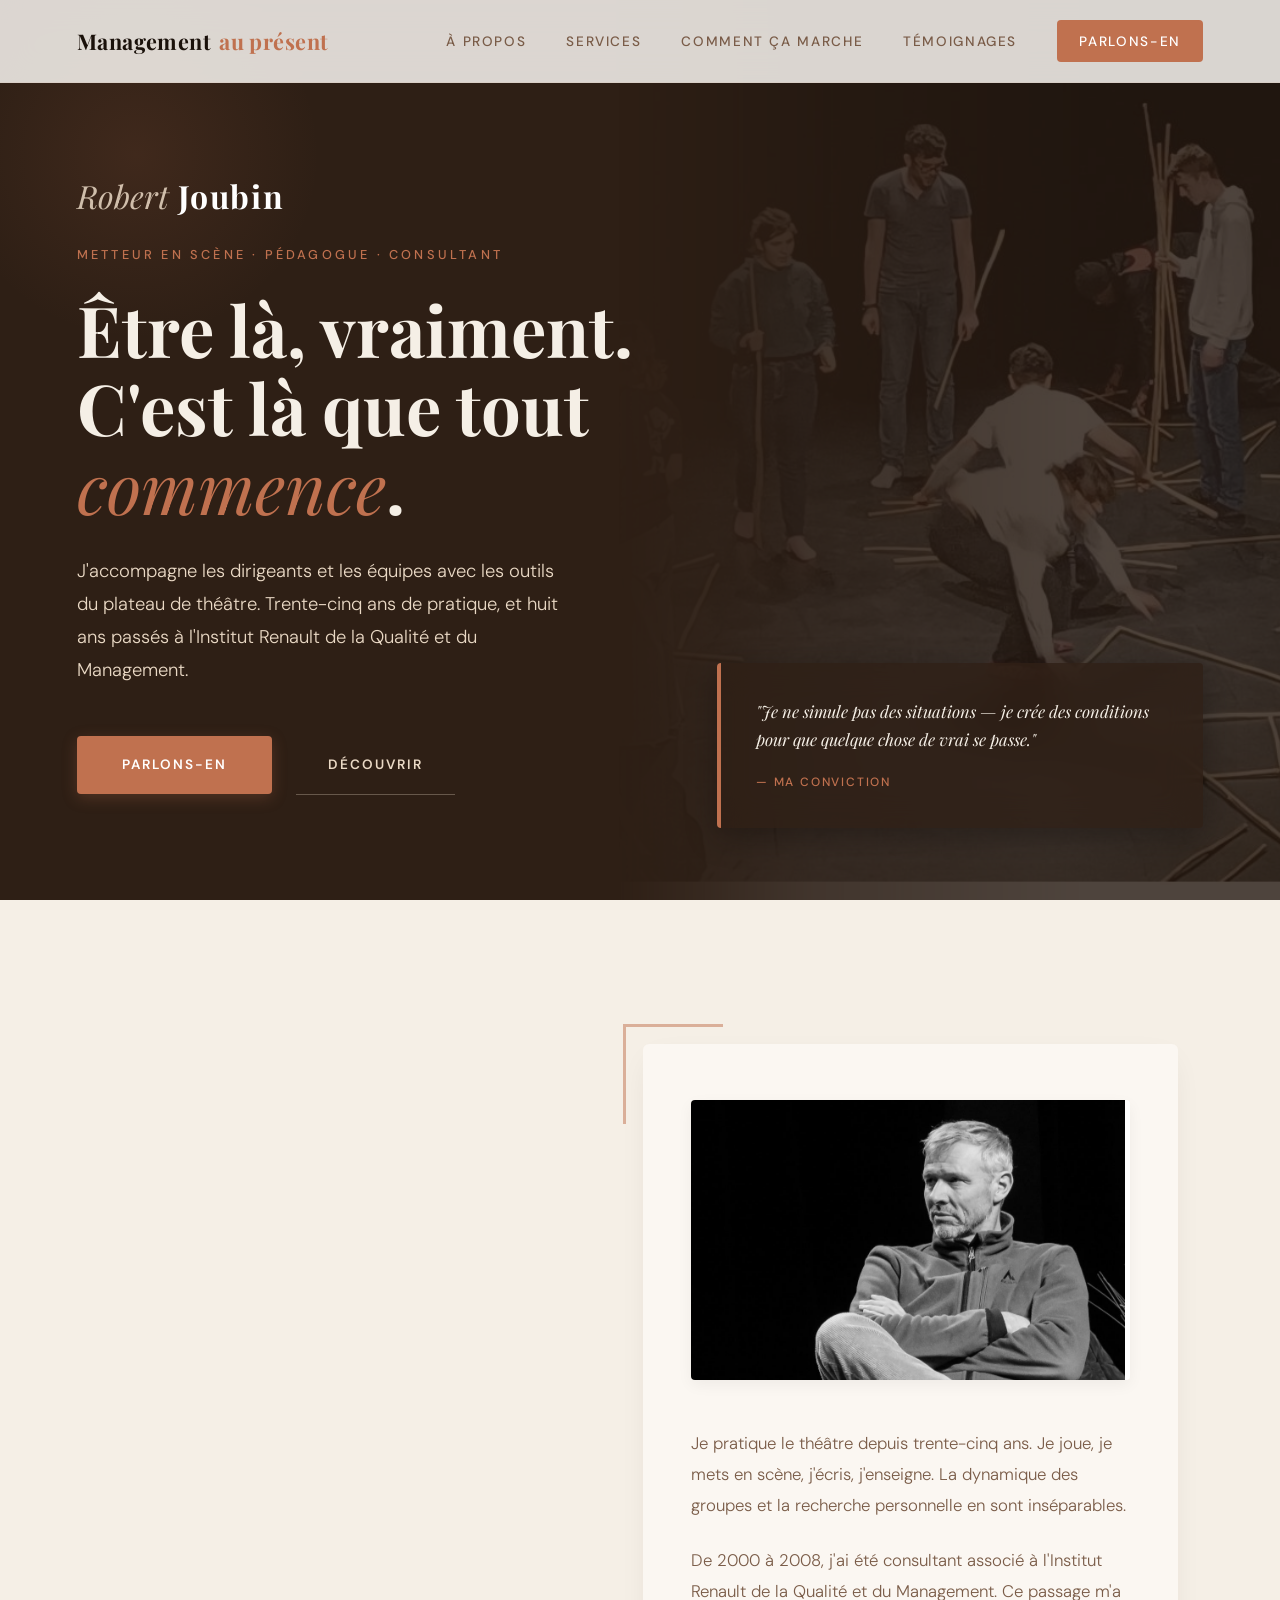
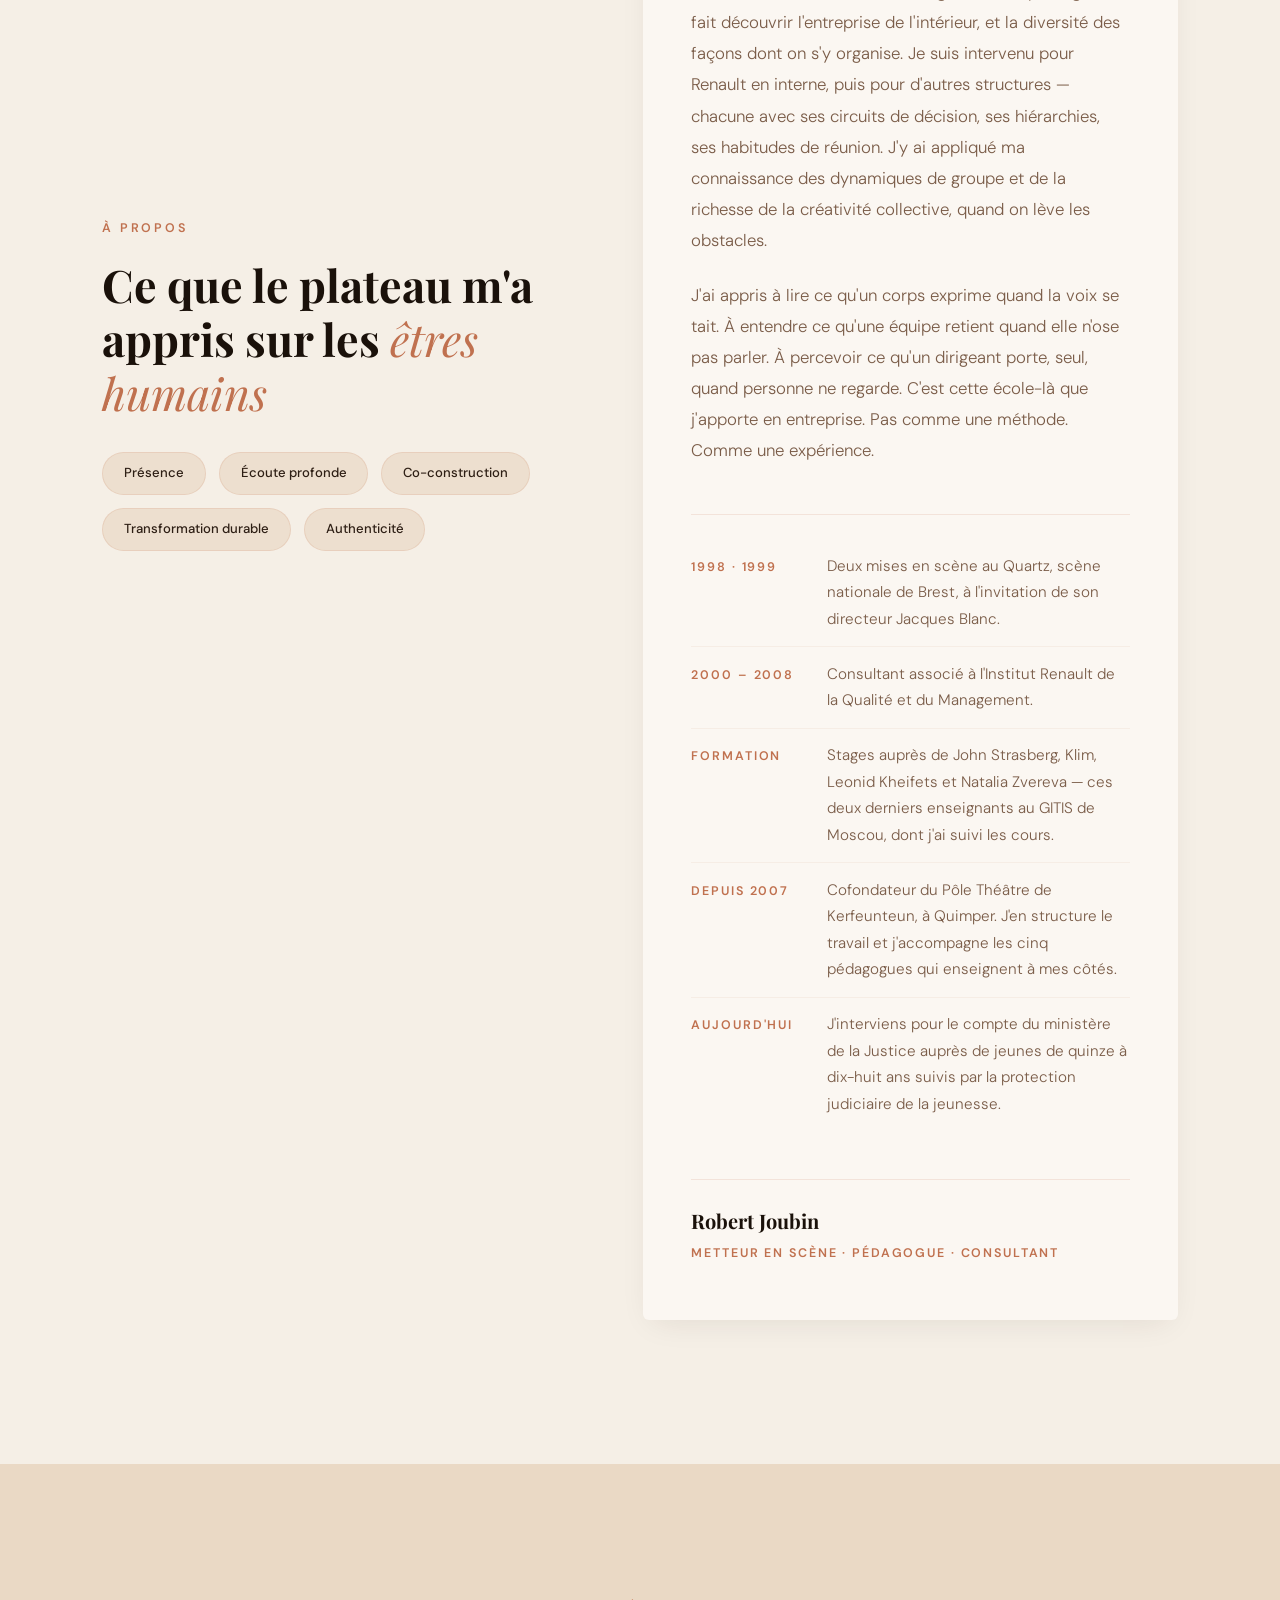
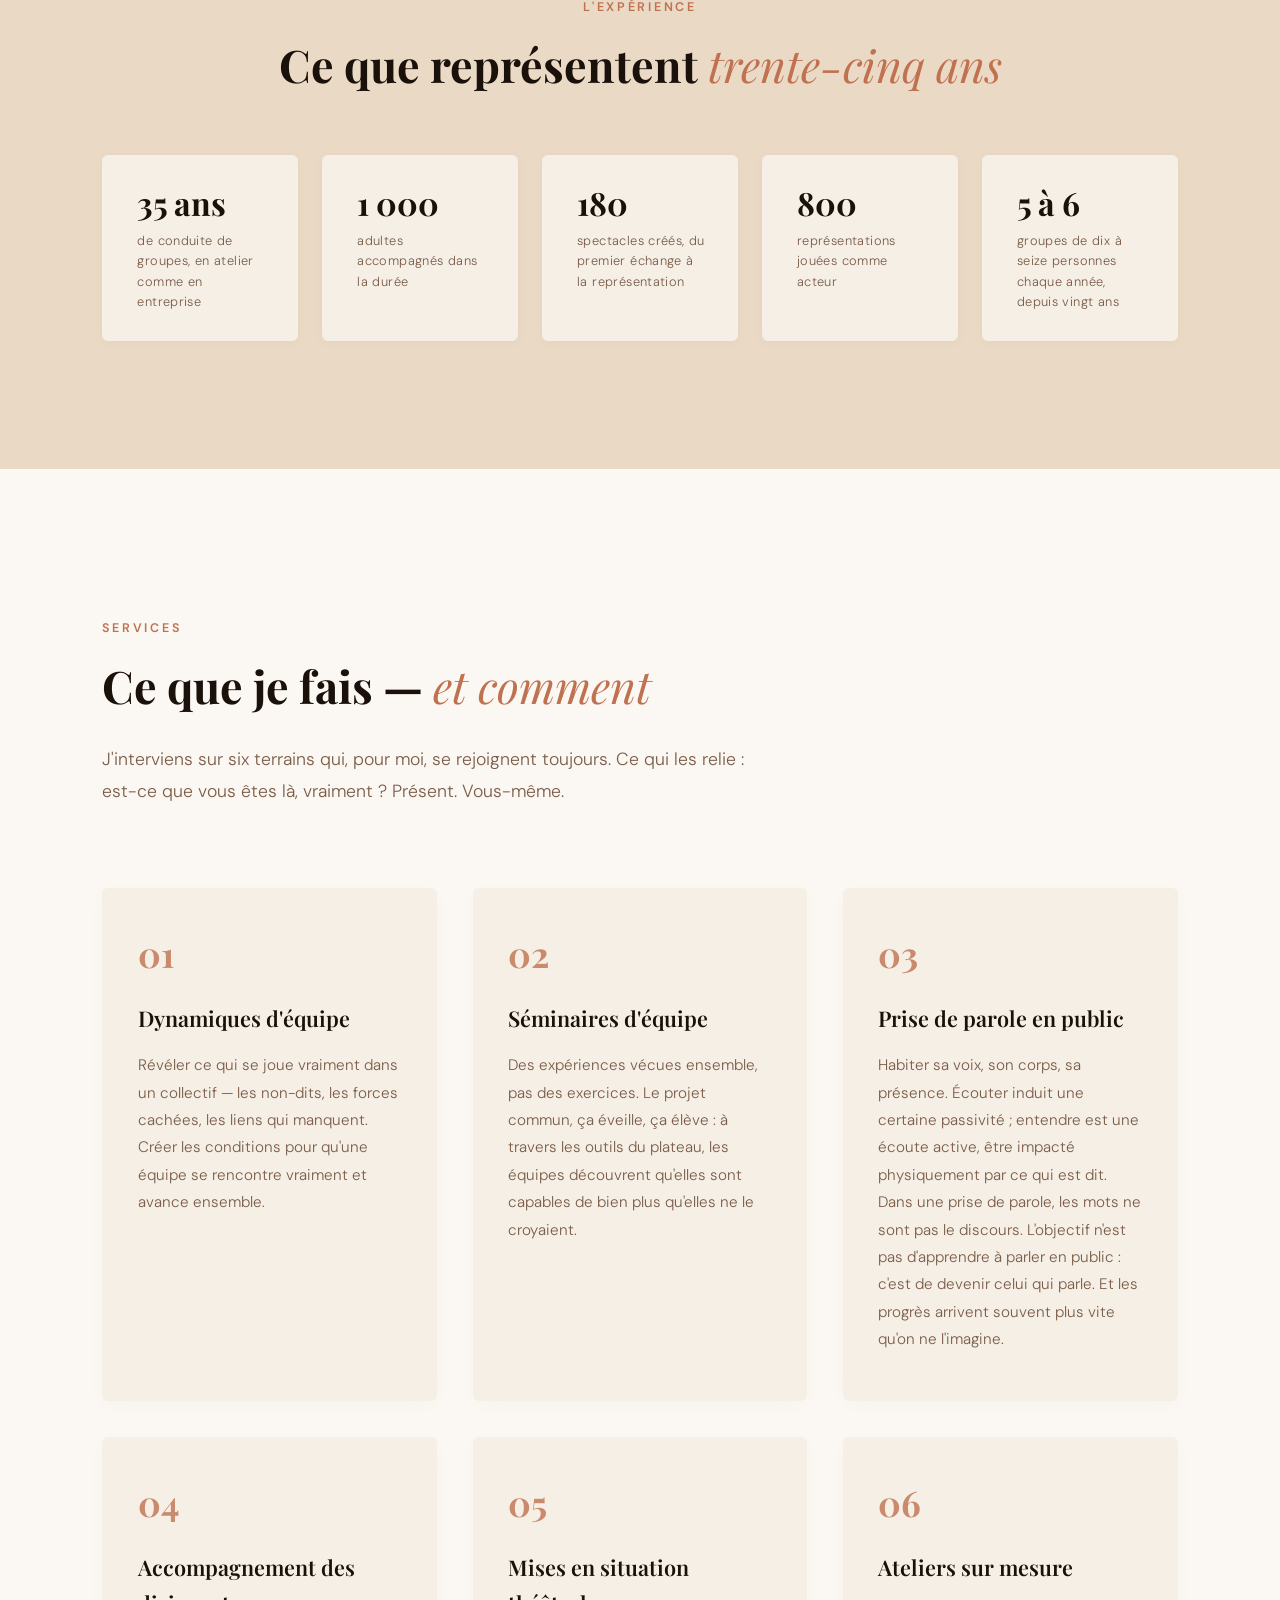
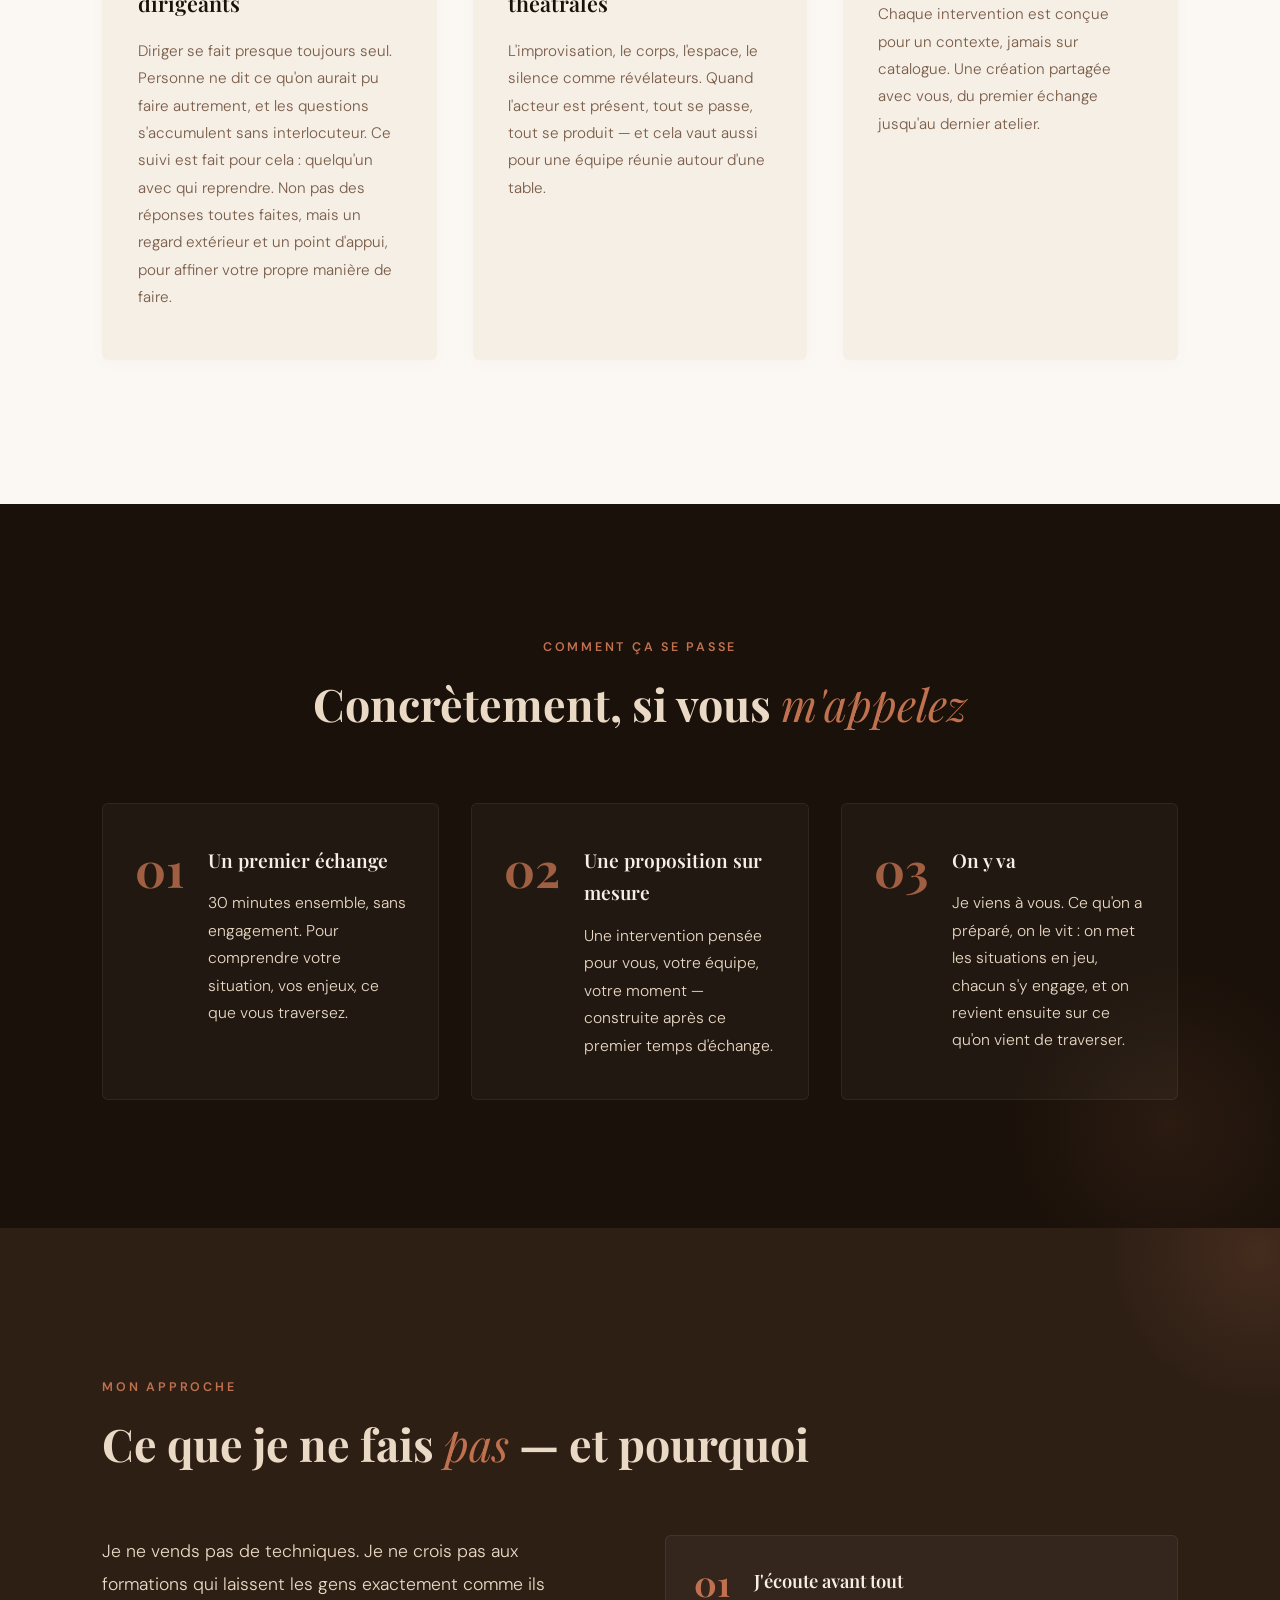
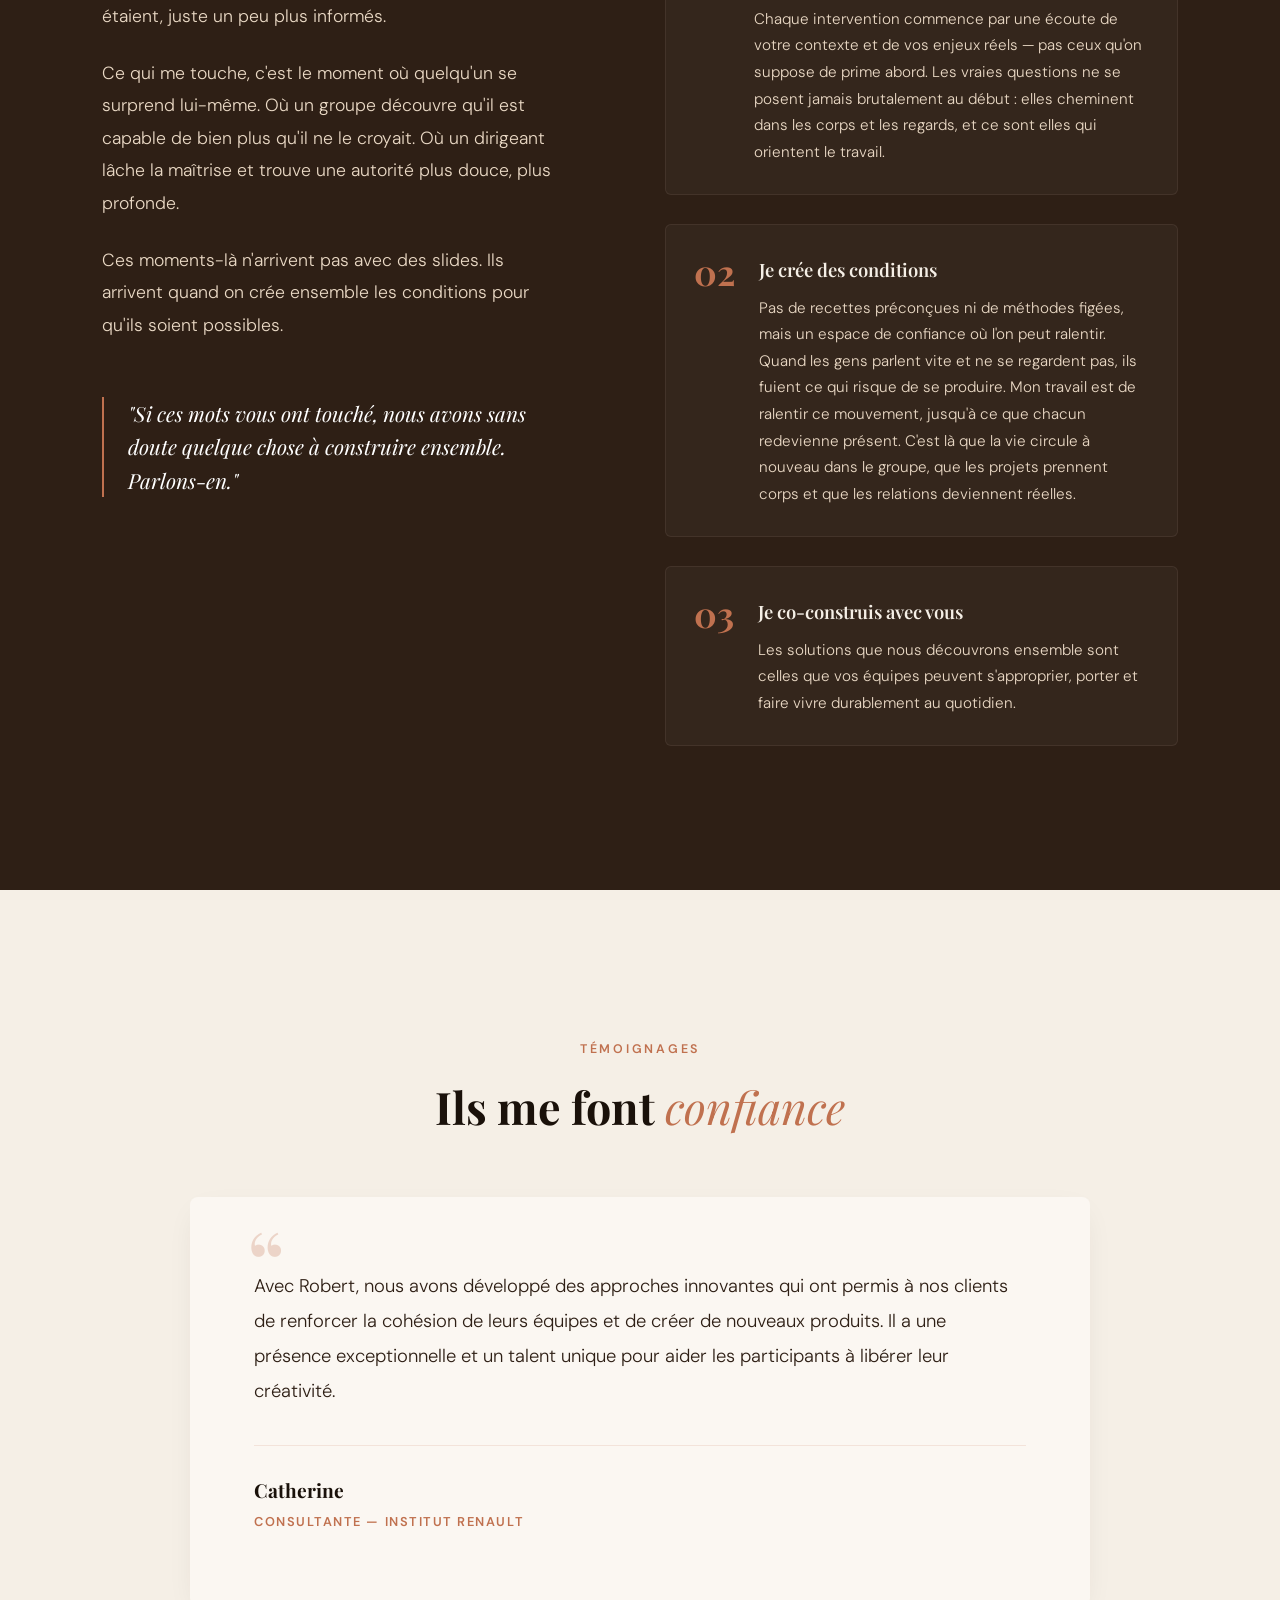
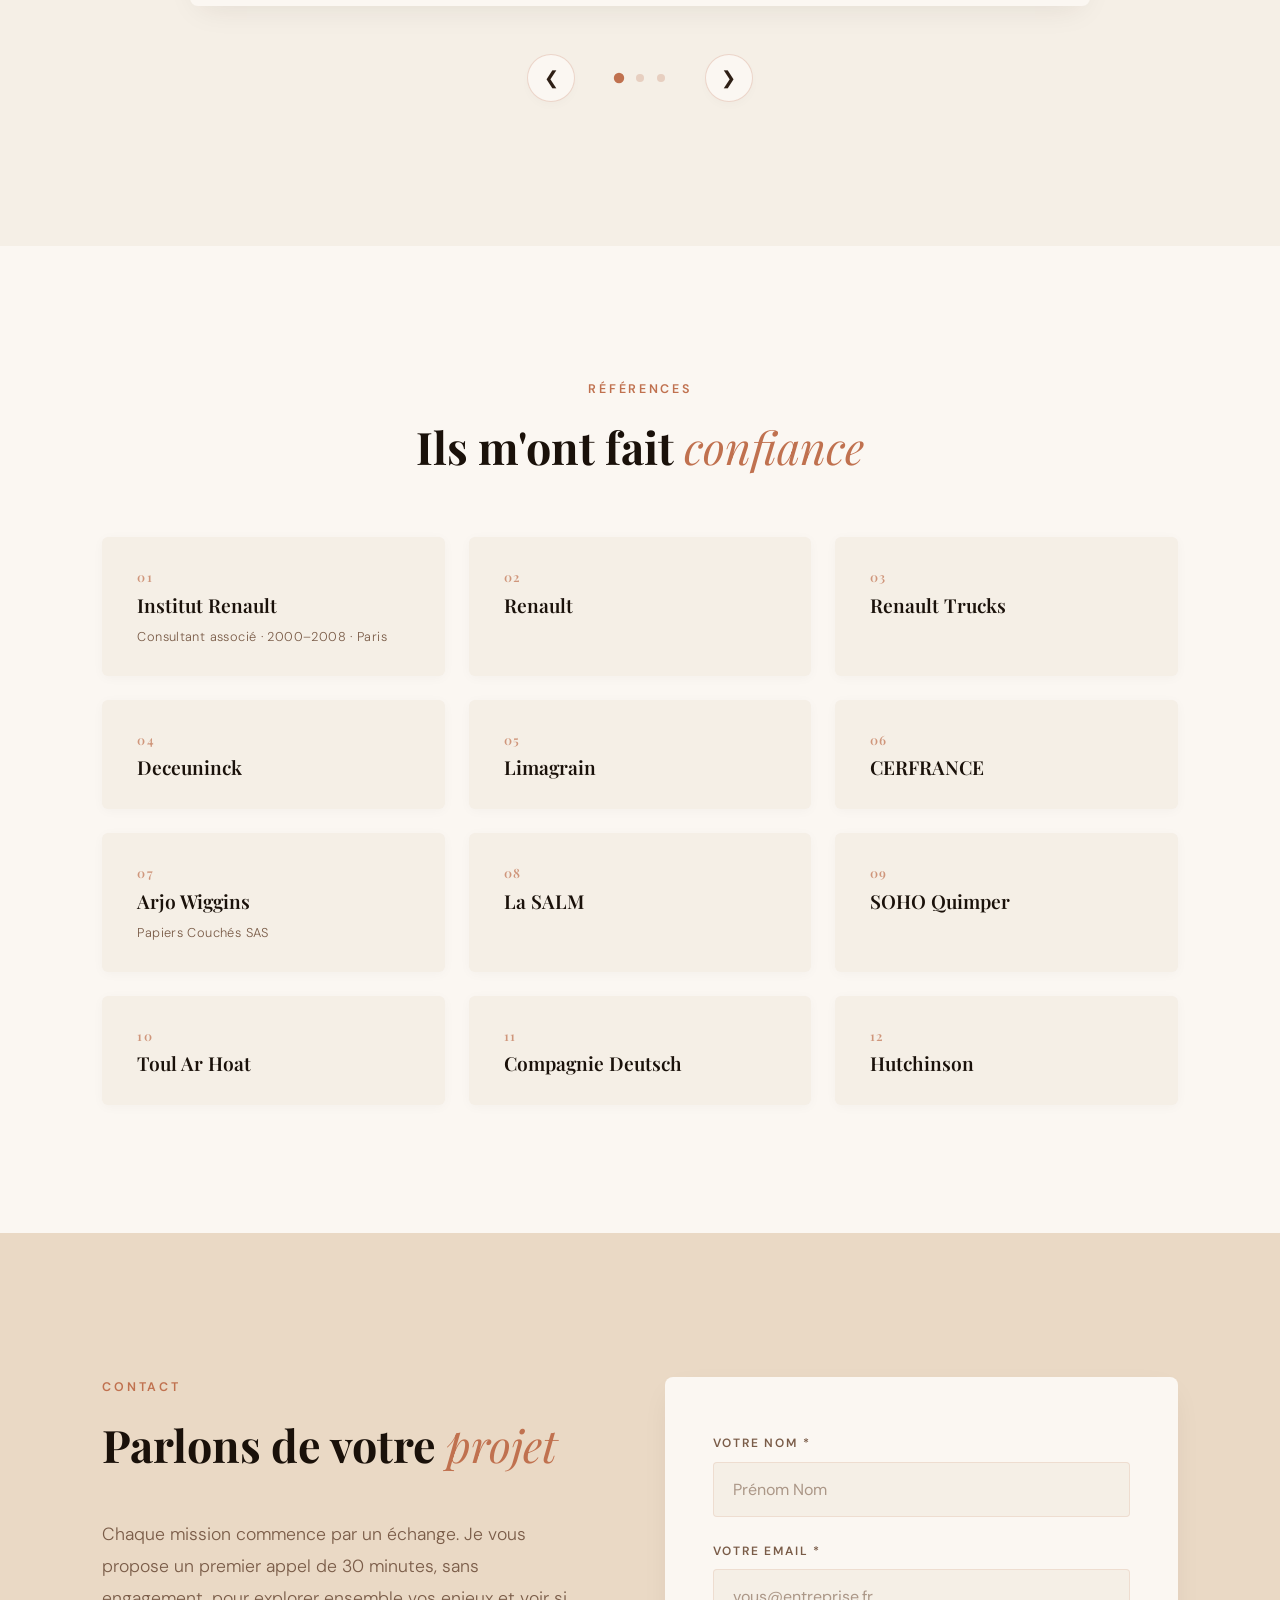
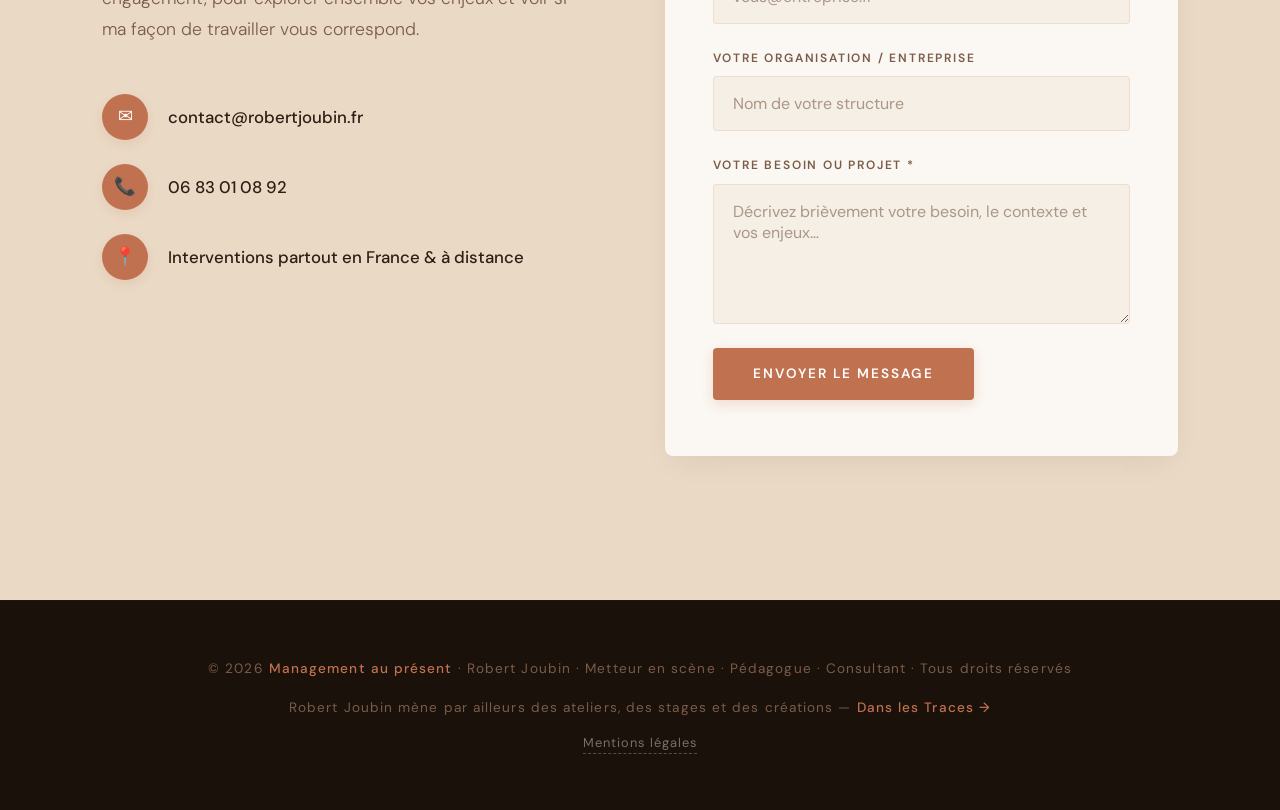
<file: index.html.html>
<!DOCTYPE html>
<html lang="fr">
<head>
  <meta charset="UTF-8"/>
  <meta name="viewport" content="width=device-width, initial-scale=1.0"/>
  <meta name="description" content="Management au présent — Robert Joubin accompagne les dirigeants et les équipes à l'aide des outils du plateau de théâtre pour révéler la présence et transformer le collectif."/>
  <title>Management au présent — Robert Joubin | Metteur en scène & Consultant</title>
  
  <!-- Google Fonts -->
  <link rel="preconnect" href="https://fonts.googleapis.com"/>
  <link rel="preconnect" href="https://fonts.gstatic.com" crossorigin/>
  <link href="https://fonts.googleapis.com/css2?family=Playfair+Display:ital,wght@0,400;0,600;0,700;1,400&family=DM+Sans:wght@300;400;500;700&display=swap" rel="stylesheet"/>
  
  <!-- CSS Stylesheet -->
  <link rel="stylesheet" href="style.css"/>

  <!-- Styles additifs — reprennent strictement les conventions de style.css
       (variables de palette, rayons 6px, transitions, comportements de survol) -->
  <style>
    /* Numéros de services — même typographie que .approche-num / .processus-num.
       Le survol d'origine (.serv-carte:hover .serv-icone) est conservé tel quel. */
    .serv-icone {
      font-family: var(--police-titre);
      font-size: 2.2rem;
      font-weight: 700;
      color: var(--terre);
      opacity: 0.8;
    }

    /* SECTION CHIFFRES — calquée sur #clients, cartes calquées sur .client-item */
    #chiffres {
      padding: 8rem 8%;
      background: var(--chaud);
      text-align: center;
    }

    .chiffres-grille {
      display: grid;
      grid-template-columns: repeat(5, 1fr);
      gap: 1.5rem;
      margin-top: 4rem;
      text-align: left;
    }

    .chiffre-item {
      display: flex;
      flex-direction: column;
      gap: 0.3rem;
      padding: 1.8rem 2rem;
      background: var(--sable);
      border-radius: 6px;
      border-left: 3px solid transparent;
      transition: var(--transition-douce);
      box-shadow: 0 2px 12px rgba(46, 31, 21, 0.03);
    }

    .chiffre-item:hover {
      border-left-color: var(--terre);
      transform: translateY(-4px);
      box-shadow: var(--ombre-hover);
      background: #fff;
    }

    .chiffre-val {
      font-family: var(--police-titre);
      font-size: 2rem;
      font-weight: 700;
      color: var(--nuit);
      line-height: 1.2;
    }

    .chiffre-lib {
      font-size: 0.8rem;
      color: var(--milieu);
      font-weight: 300;
      letter-spacing: 0.03em;
      line-height: 1.6;
      margin-top: 0.2rem;
    }

    /* REPÈRES DE PARCOURS — dans .pres-carte, reprend .pres-signature et .pres-role */
    .parcours {
      list-style: none;
      margin-top: 1.5rem;
      padding-top: 1.5rem;
      border-top: 1px solid rgba(192, 113, 79, 0.15);
      display: flex;
      flex-direction: column;
    }

    .parcours li {
      display: flex;
      gap: 1.5rem;
      align-items: baseline;
      padding: 0.85rem 0;
      border-bottom: 1px solid rgba(192, 113, 79, 0.08);
      transition: var(--transition-rapide);
    }

    .parcours li:last-child { border-bottom: none; }
    .parcours li:hover { transform: translateX(5px); }

    .parcours .annee {
      flex: 0 0 7rem;
      font-size: 0.78rem;
      letter-spacing: 0.15em;
      text-transform: uppercase;
      color: var(--terre);
      font-weight: 600;
    }

    .parcours .fait {
      font-size: 0.95rem;
      line-height: 1.75;
      color: var(--milieu);
      font-weight: 300;
    }

    /* LIEN VERS DANS LES TRACES — dans le footer (fond --nuit) */
    .lien-dlt {
      margin-top: 1rem;
      font-size: 0.85rem;
      letter-spacing: 0.08em;
    }

    .lien-dlt a {
      color: var(--terre);
      text-decoration: none;
      font-weight: 500;
      transition: var(--transition-rapide);
    }

    .lien-dlt a:hover { color: var(--chaud); }

    /* RESPONSIVE — mêmes points de rupture que style.css */
    @media (max-width: 1024px) {
      #chiffres { padding: 7rem 4%; }
      .chiffres-grille { grid-template-columns: repeat(3, 1fr); }
    }

    @media (max-width: 860px) {
      .chiffres-grille { grid-template-columns: repeat(2, 1fr); }
      .parcours li { flex-direction: column; gap: 0.35rem; }
      .parcours .annee { flex: none; }
    }

    @media (max-width: 480px) {
      .chiffres-grille { grid-template-columns: 1fr; }
    }
  </style>
</head>
<body>

  <!-- TOAST NOTIFICATION DE SUCCÈS (CONTACT FORM) -->
  <div class="toast-container">
    <div id="success-toast" class="toast">
      <span class="toast-icone">✓</span>
      <span class="toast-texte">Merci Robert Joubin, votre message a bien été envoyé !</span>
    </div>
  </div>

  <!-- NAVIGATION -->
  <nav>
    <a href="#hero" class="nav-logo" id="logo-link">
      Management <span>au présent</span>
    </a>
    
    <div class="nav-liens" id="nav-menu">
      <a href="#presentation">À propos</a>
      <a href="#services">Services</a>
      <a href="#processus">Comment ça marche</a>
      <a href="#temoignages">Témoignages</a>
      <a href="#contact" class="nav-cta">Parlons-en</a>
    </div>

    <button class="burger-menu" aria-label="Ouvrir le menu de navigation" id="burger-btn">
      <span class="burger-bar"></span>
      <span class="burger-bar"></span>
      <span class="burger-bar"></span>
    </button>
  </nav>

  <!-- HERO SECTION -->
  <header id="hero">

    <!-- Photo de théâtre fondée sur la droite -->
    <div class="hero-theatre-container">
      <img src="hero-theatre.jpg" alt="Atelier théâtral en entreprise animé par Robert Joubin" class="hero-theatre-img"/>
    </div>

    <div class="hero-contenu reveal">
      <div class="hero-signature">
        <span class="hero-prenom">Robert</span>
        <span class="hero-nom-complet">Joubin</span>
      </div>
      <span class="hero-tag">Metteur en scène · Pédagogue · Consultant</span>
      <h1 class="hero-titre">
        Être là, vraiment.<br/>C'est là que tout <em>commence</em>.
      </h1>
      <p class="hero-sous">
        J'accompagne les dirigeants et les équipes avec les outils du plateau de théâtre. Trente-cinq ans de pratique, et huit ans passés à l'Institut Renault de la Qualité et du Management.
      </p>
      <div class="hero-boutons">
        <a href="#contact" class="btn-principal">Parlons-en</a>
        <a href="#presentation" class="btn-secondaire">Découvrir</a>
      </div>
    </div>

    <div class="hero-citation reveal reveal-delay-2">
      <blockquote>
        "Je ne simule pas des situations — je crée des conditions pour que quelque chose de vrai se passe."
      </blockquote>
      <cite>— Ma conviction</cite>
    </div>
  </header>

  <main>
    <!-- SECTION PRÉSENTATION -->
    <section id="presentation">
      <div class="pres-gauche reveal">
        <span class="section-tag">À propos</span>
        <h2 class="section-titre">Ce que le plateau m'a appris sur les <em>êtres humains</em></h2>
        <div class="valeurs">
          <span class="val">Présence</span>
          <span class="val">Écoute profonde</span>
          <span class="val">Co-construction</span>
          <span class="val">Transformation durable</span>
          <span class="val">Authenticité</span>
        </div>
      </div>
      
      <div class="pres-carte-container reveal reveal-delay-1">
        <div class="pres-carte">
          <img src="portrait.jpg" alt="Portrait de Robert Joubin, metteur en scène et consultant" class="pres-portrait-img"/>
          <p>
            Je pratique le théâtre depuis trente-cinq ans. Je joue, je mets en scène, j'écris, j'enseigne. La dynamique des groupes et la recherche personnelle en sont inséparables.
          </p>
          <p>
            De 2000 à 2008, j'ai été consultant associé à l'Institut Renault de la Qualité et du Management. Ce passage m'a fait découvrir l'entreprise de l'intérieur, et la diversité des façons dont on s'y organise. Je suis intervenu pour Renault en interne, puis pour d'autres structures — chacune avec ses circuits de décision, ses hiérarchies, ses habitudes de réunion. J'y ai appliqué ma connaissance des dynamiques de groupe et de la richesse de la créativité collective, quand on lève les obstacles.
          </p>
          <p>
            J'ai appris à lire ce qu'un corps exprime quand la voix se tait. À entendre ce qu'une équipe retient quand elle n'ose pas parler. À percevoir ce qu'un dirigeant porte, seul, quand personne ne regarde. C'est cette école-là que j'apporte en entreprise. Pas comme une méthode. Comme une expérience.
          </p>

          <ul class="parcours">
            <li><span class="annee">1998 · 1999</span><span class="fait">Deux mises en scène au Quartz, scène nationale de Brest, à l'invitation de son directeur Jacques Blanc.</span></li>
            <li><span class="annee">2000 – 2008</span><span class="fait">Consultant associé à l'Institut Renault de la Qualité et du Management.</span></li>
            <li><span class="annee">Formation</span><span class="fait">Stages auprès de John Strasberg, Klim, Leonid Kheifets et Natalia Zvereva — ces deux derniers enseignants au GITIS de Moscou, dont j'ai suivi les cours.</span></li>
            <li><span class="annee">Depuis 2007</span><span class="fait">Cofondateur du Pôle Théâtre de Kerfeunteun, à Quimper. J'en structure le travail et j'accompagne les cinq pédagogues qui enseignent à mes côtés.</span></li>
            <li><span class="annee">Aujourd'hui</span><span class="fait">J'interviens pour le compte du ministère de la Justice auprès de jeunes de quinze à dix-huit ans suivis par la protection judiciaire de la jeunesse.</span></li>
          </ul>

          <div class="pres-signature">
            <div class="pres-nom">Robert Joubin</div>
            <div class="pres-role">Metteur en scène · Pédagogue · Consultant</div>
          </div>
        </div>
      </div>
    </section>

    <!-- SECTION CHIFFRES -->
    <section id="chiffres">
      <div class="reveal" style="text-align: center;">
        <span class="section-tag">L'expérience</span>
        <h2 class="section-titre">Ce que représentent <em>trente-cinq ans</em></h2>
      </div>
      <div class="chiffres-grille reveal reveal-delay-1">
        <div class="chiffre-item">
          <span class="chiffre-val">35 ans</span>
          <span class="chiffre-lib">de conduite de groupes, en atelier comme en entreprise</span>
        </div>
        <div class="chiffre-item">
          <span class="chiffre-val">1 000</span>
          <span class="chiffre-lib">adultes accompagnés dans la durée</span>
        </div>
        <div class="chiffre-item">
          <span class="chiffre-val">180</span>
          <span class="chiffre-lib">spectacles créés, du premier échange à la représentation</span>
        </div>
        <div class="chiffre-item">
          <span class="chiffre-val">800</span>
          <span class="chiffre-lib">représentations jouées comme acteur</span>
        </div>
        <div class="chiffre-item">
          <span class="chiffre-val">5 à 6</span>
          <span class="chiffre-lib">groupes de dix à seize personnes chaque année, depuis vingt ans</span>
        </div>
      </div>
    </section>

    <!-- SECTION SERVICES -->
    <section id="services">
      <div class="serv-intro reveal">
        <span class="section-tag">Services</span>
        <h2 class="section-titre">Ce que je fais — <em>et comment</em></h2>
        <p>
          J'interviens sur six terrains qui, pour moi, se rejoignent toujours. Ce qui les relie : est-ce que vous êtes là, vraiment ? Présent. Vous-même.
        </p>
      </div>

      <div class="serv-grille">
        <div class="serv-carte reveal">
          <span class="serv-icone" aria-hidden="true">01</span>
          <h3 class="serv-nom">Dynamiques d'équipe</h3>
          <p class="serv-desc">
            Révéler ce qui se joue vraiment dans un collectif — les non-dits, les forces cachées, les liens qui manquent. Créer les conditions pour qu'une équipe se rencontre vraiment et avance ensemble.
          </p>
        </div>

        <div class="serv-carte reveal reveal-delay-1">
          <span class="serv-icone" aria-hidden="true">02</span>
          <h3 class="serv-nom">Séminaires d'équipe</h3>
          <p class="serv-desc">
            Des expériences vécues ensemble, pas des exercices. Le projet commun, ça éveille, ça élève : à travers les outils du plateau, les équipes découvrent qu'elles sont capables de bien plus qu'elles ne le croyaient.
          </p>
        </div>

        <div class="serv-carte reveal reveal-delay-2">
          <span class="serv-icone" aria-hidden="true">03</span>
          <h3 class="serv-nom">Prise de parole en public</h3>
          <p class="serv-desc">
            Habiter sa voix, son corps, sa présence. Écouter induit une certaine passivité ; entendre est une écoute active, être impacté physiquement par ce qui est dit. Dans une prise de parole, les mots ne sont pas le discours. L'objectif n'est pas d'apprendre à parler en public : c'est de devenir celui qui parle. Et les progrès arrivent souvent plus vite qu'on ne l'imagine.
          </p>
        </div>

        <div class="serv-carte reveal">
          <span class="serv-icone" aria-hidden="true">04</span>
          <h3 class="serv-nom">Accompagnement des dirigeants</h3>
          <p class="serv-desc">
            Diriger se fait presque toujours seul. Personne ne dit ce qu'on aurait pu faire autrement, et les questions s'accumulent sans interlocuteur. Ce suivi est fait pour cela : quelqu'un avec qui reprendre. Non pas des réponses toutes faites, mais un regard extérieur et un point d'appui, pour affiner votre propre manière de faire.
          </p>
        </div>

        <div class="serv-carte reveal reveal-delay-1">
          <span class="serv-icone" aria-hidden="true">05</span>
          <h3 class="serv-nom">Mises en situation théâtrales</h3>
          <p class="serv-desc">
            L'improvisation, le corps, l'espace, le silence comme révélateurs. Quand l'acteur est présent, tout se passe, tout se produit — et cela vaut aussi pour une équipe réunie autour d'une table.
          </p>
        </div>

        <div class="serv-carte reveal reveal-delay-2">
          <span class="serv-icone" aria-hidden="true">06</span>
          <h3 class="serv-nom">Ateliers sur mesure</h3>
          <p class="serv-desc">
            Chaque intervention est conçue pour un contexte, jamais sur catalogue. Une création partagée avec vous, du premier échange jusqu'au dernier atelier.
          </p>
        </div>
      </div>
    </section>

    <!-- SECTION COMMENT ÇA SE PASSE -->
    <section id="processus">
      <div class="reveal" style="text-align:center;">
        <span class="section-tag">Comment ça se passe</span>
        <h2 class="section-titre">Concrètement, si vous <em>m'appelez</em></h2>
      </div>
      <div class="processus-grille">

        <div class="processus-item reveal">
          <span class="processus-num">01</span>
          <div class="processus-texte">
            <h3 class="processus-titre">Un premier échange</h3>
            <p class="processus-desc">30 minutes ensemble, sans engagement. Pour comprendre votre situation, vos enjeux, ce que vous traversez.</p>
          </div>
        </div>

        <div class="processus-item reveal reveal-delay-1">
          <span class="processus-num">02</span>
          <div class="processus-texte">
            <h3 class="processus-titre">Une proposition sur mesure</h3>
            <p class="processus-desc">Une intervention pensée pour vous, votre équipe, votre moment — construite après ce premier temps d'échange.</p>
          </div>
        </div>

        <div class="processus-item reveal reveal-delay-2">
          <span class="processus-num">03</span>
          <div class="processus-texte">
            <h3 class="processus-titre">On y va</h3>
            <p class="processus-desc">Je viens à vous. Ce qu'on a préparé, on le vit : on met les situations en jeu, chacun s'y engage, et on revient ensuite sur ce qu'on vient de traverser.</p>
          </div>
        </div>

      </div>
    </section>

    <!-- SECTION MON APPROCHE -->
    <section id="approche">
      <span class="section-tag">Mon approche</span>
      <h2 class="section-titre">Ce que je ne fais <em>pas</em> — et pourquoi</h2>
      
      <div class="approche-grille">
        <div class="approche-texte reveal">
          <p>
            Je ne vends pas de techniques. Je ne crois pas aux formations qui laissent les gens exactement comme ils étaient, juste un peu plus informés.
          </p>
          <p>
            Ce qui me touche, c'est le moment où quelqu'un se surprend lui-même. Où un groupe découvre qu'il est capable de bien plus qu'il ne le croyait. Où un dirigeant lâche la maîtrise et trouve une autorité plus douce, plus profonde.
          </p>
          <p>
            Ces moments-là n'arrivent pas avec des slides. Ils arrivent quand on crée ensemble les conditions pour qu'ils soient possibles.
          </p>
          <blockquote class="approche-citation-speciale">
            "Si ces mots vous ont touché, nous avons sans doute quelque chose à construire ensemble. Parlons-en."
          </blockquote>
        </div>

        <div class="approche-liste">
          <div class="approche-item reveal">
            <span class="approche-num">01</span>
            <div class="approche-item-texte">
              <h3 class="approche-item-titre">J'écoute avant tout</h3>
              <p class="approche-item-desc">
                Chaque intervention commence par une écoute de votre contexte et de vos enjeux réels — pas ceux qu'on suppose de prime abord. Les vraies questions ne se posent jamais brutalement au début : elles cheminent dans les corps et les regards, et ce sont elles qui orientent le travail.
              </p>
            </div>
          </div>

          <div class="approche-item reveal reveal-delay-1">
            <span class="approche-num">02</span>
            <div class="approche-item-texte">
              <h3 class="approche-item-titre">Je crée des conditions</h3>
              <p class="approche-item-desc">
                Pas de recettes préconçues ni de méthodes figées, mais un espace de confiance où l'on peut ralentir. Quand les gens parlent vite et ne se regardent pas, ils fuient ce qui risque de se produire. Mon travail est de ralentir ce mouvement, jusqu'à ce que chacun redevienne présent. C'est là que la vie circule à nouveau dans le groupe, que les projets prennent corps et que les relations deviennent réelles.
              </p>
            </div>
          </div>

          <div class="approche-item reveal reveal-delay-2">
            <span class="approche-num">03</span>
            <div class="approche-item-texte">
              <h3 class="approche-item-titre">Je co-construis avec vous</h3>
              <p class="approche-item-desc">
                Les solutions que nous découvrons ensemble sont celles que vos équipes peuvent s'approprier, porter et faire vivre durablement au quotidien.
              </p>
            </div>
          </div>
        </div>
      </div>
    </section>

    <!-- SECTION TÉMOIGNAGES -->
    <section id="temoignages">
      <div class="reveal" style="text-align: center;">
        <span class="section-tag">Témoignages</span>
        <h2 class="section-titre">Ils me font <em>confiance</em></h2>
      </div>

      <div class="temo-container reveal reveal-delay-1">
        <div class="temo-carousel">
          
          <!-- Slide 1 - Catherine -->
          <div class="temo-slide active">
            <span class="temo-guillemet" aria-hidden="true">“</span>
            <p class="temo-texte">
              Avec Robert, nous avons développé des approches innovantes qui ont permis à nos clients de renforcer la cohésion de leurs équipes et de créer de nouveaux produits. Il a une présence exceptionnelle et un talent unique pour aider les participants à libérer leur créativité.
            </p>
            <div class="temo-auteur">
              <div>
                <h3 class="temo-nom">Catherine</h3>
                <span class="temo-role">Consultante — Institut Renault</span>
              </div>
            </div>
          </div>

          <!-- Slide 2 - Eric Poyeton -->
          <div class="temo-slide">
            <span class="temo-guillemet" aria-hidden="true">“</span>
            <p class="temo-texte">
              Par son écoute et sa détection des non-dits, Robert est l’accompagnateur idéal d'un dirigeant pour transformer des managers performants en équipe unie. Ses séminaires co-construits intègrent des moments mémorables basés sur son parcours théâtral. Il a été un homme de confiance précieux, une extension de mes yeux et de mes oreilles pour enrichir mes réflexions.
            </p>
            <div class="temo-auteur">
              <div>
                <h3 class="temo-nom">Eric Poyeton</h3>
                <span class="temo-role">Ex-Directeur Renault Trucks & VP / DG de PME</span>
              </div>
            </div>
          </div>

          <!-- Slide 5 - Hervé -->
          <div class="temo-slide">
            <span class="temo-guillemet" aria-hidden="true">“</span>
            <p class="temo-texte">
              Robert possède une expérience très riche dans la transmission de savoir, la motivation et le dépassement de soi. Sa capacité d'analyse et son recul sont des atouts majeurs et prépondérants pour la pleine réussite des missions qui lui sont confiées.
            </p>
            <div class="temo-auteur">
              <div>
                <h3 class="temo-nom">Hervé</h3>
                <span class="temo-role">Consultant</span>
              </div>
            </div>
          </div>

        </div>

        <!-- Contrôles -->
        <div class="temo-controles">
          <button class="btn-carousel btn-prev" aria-label="Témoignage précédent">❮</button>
          <div class="carousel-indicateurs"></div>
          <button class="btn-carousel btn-next" aria-label="Témoignage suivant">❯</button>
        </div>
      </div>
    </section>

    <!-- SECTION CLIENTS -->
    <section id="clients">
      <div class="reveal" style="text-align: center;">
        <span class="section-tag">Références</span>
        <h2 class="section-titre">Ils m'ont fait <em>confiance</em></h2>
      </div>
      <div class="clients-grille reveal reveal-delay-1">
        <div class="client-item">
          <span class="client-num">01</span>
          <span class="client-nom">Institut Renault</span>
          <span class="client-detail">Consultant associé · 2000–2008 · Paris</span>
        </div>
        <div class="client-item">
          <span class="client-num">02</span>
          <span class="client-nom">Renault</span>
        </div>
        <div class="client-item">
          <span class="client-num">03</span>
          <span class="client-nom">Renault Trucks</span>
        </div>
        <div class="client-item">
          <span class="client-num">04</span>
          <span class="client-nom">Deceuninck</span>
        </div>
        <div class="client-item">
          <span class="client-num">05</span>
          <span class="client-nom">Limagrain</span>
        </div>
        <div class="client-item">
          <span class="client-num">06</span>
          <span class="client-nom">CERFRANCE</span>
        </div>
        <div class="client-item">
          <span class="client-num">07</span>
          <span class="client-nom">Arjo Wiggins</span>
          <span class="client-detail">Papiers Couchés SAS</span>
        </div>
        <div class="client-item">
          <span class="client-num">08</span>
          <span class="client-nom">La SALM</span>
        </div>
        <div class="client-item">
          <span class="client-num">09</span>
          <span class="client-nom">SOHO Quimper</span>
        </div>
        <div class="client-item">
          <span class="client-num">10</span>
          <span class="client-nom">Toul Ar Hoat</span>
        </div>
        <div class="client-item">
          <span class="client-num">11</span>
          <span class="client-nom">Compagnie Deutsch</span>
        </div>
        <div class="client-item">
          <span class="client-num">12</span>
          <span class="client-nom">Hutchinson</span>
        </div>
      </div>
    </section>

    <!-- SECTION CONTACT -->
    <section id="contact">
      <div class="contact-info reveal">
        <span class="section-tag">Contact</span>
        <h2 class="section-titre">Parlons de votre <em>projet</em></h2>
        <p>
          Chaque mission commence par un échange. Je vous propose un premier appel de 30 minutes, sans engagement, pour explorer ensemble vos enjeux et voir si ma façon de travailler vous correspond.
        </p>
        
        <div class="contact-details">
          <a href="mailto:contact@robertjoubin.fr" class="contact-ligne">
            <span class="contact-icone">✉</span>
            <span class="contact-detail">contact@robertjoubin.fr</span>
          </a>
          <a href="tel:+33683010892" class="contact-ligne">
            <span class="contact-icone">📞</span>
            <span class="contact-detail">06 83 01 08 92</span>
          </a>
          <div class="contact-ligne">
            <span class="contact-icone">📍</span>
            <span class="contact-detail">Interventions partout en France & à distance</span>
          </div>
        </div>
      </div>

      <div class="contact-form-container reveal reveal-delay-1">
        <form class="contact-form" id="contact-form" action="https://formspree.io/f/mzepgbjq" method="POST">
          <input type="hidden" name="_subject" value="Message depuis le site Management au Présent">
          <div class="form-champ">
            <label for="form-nom">Votre nom *</label>
            <input type="text" id="form-nom" name="nom" required placeholder="Prénom Nom"/>
          </div>
          <div class="form-champ">
            <label for="form-email">Votre email *</label>
            <input type="email" id="form-email" name="email" required placeholder="vous@entreprise.fr"/>
          </div>
          <div class="form-champ">
            <label for="form-entreprise">Votre organisation / entreprise</label>
            <input type="text" id="form-entreprise" name="entreprise" placeholder="Nom de votre structure"/>
          </div>
          <div class="form-champ">
            <label for="form-message">Votre besoin ou projet *</label>
            <textarea id="form-message" name="message" required placeholder="Décrivez brièvement votre besoin, le contexte et vos enjeux…"></textarea>
          </div>
          <button type="submit" class="form-bouton">Envoyer le message</button>
        </form>
      </div>
    </section>
  </main>

  <!-- FOOTER -->
  <footer>
    <p>© 2026 <span>Management au présent</span> · Robert Joubin · Metteur en scène · Pédagogue · Consultant · Tous droits réservés</p>
    <p class="lien-dlt">Robert Joubin mène par ailleurs des ateliers, des stages et des créations — <a href="https://robertjoubin.fr/" target="_blank" rel="noopener">Dans les Traces →</a></p>
    <p style="margin-top: 0.8rem; font-size: 0.8rem;"><a href="#legal-modal" class="legal-link" id="open-legal">Mentions légales</a></p>
  </footer>

  <!-- MODAL MENTIONS LÉGALES -->
  <div id="legal-modal" class="modal" aria-hidden="true" role="dialog" aria-labelledby="legal-modal-title">
    <div class="modal-overlay" tabindex="-1" data-close></div>
    <div class="modal-container">
      <button class="modal-close" aria-label="Fermer la fenêtre" data-close>&times;</button>
      <div class="modal-content">
        <h2 id="legal-modal-title" class="modal-title">Mentions légales</h2>
        
        <div class="modal-section">
          <h3>1. Éditeur du site</h3>
          <p>Le site <strong>Management au présent</strong> est édité par :</p>
          <p><strong>Robert JOUBIN</strong>, Entrepreneur Individuel (EI)</p>
          <p><strong>Siège social :</strong> 15 rue Joseph Le Brix, 29000 Quimper, France</p>
          <p><strong>SIRET :</strong> 499 879 393 00019 (SIREN : 499 879 393)</p>
          <p><strong>Activité (APE) :</strong> 85.52Z (Enseignement culturel)</p>
          <p><strong>TVA :</strong> TVA non applicable, article 293 B du CGI</p>
          <p><strong>Contact :</strong> 06 83 01 08 92 · <a href="mailto:contact@robertjoubin.fr">contact@robertjoubin.fr</a></p>
        </div>
        
        <div class="modal-section">
          <h3>2. Hébergement</h3>
          <p>Le site est hébergé par :</p>
          <p><strong>Netlify, Inc.</strong></p>
          <p><strong>Adresse :</strong> 44 Montgomery Street, Suite 300, San Francisco, CA 94104, USA</p>
          <p><strong>Téléphone :</strong> +1 415-691-1773</p>
        </div>

        <div class="modal-section">
          <h3>3. Protection des données personnelles</h3>
          <p>Les données transmises via le formulaire de contact (nom, email, entreprise, message) sont uniquement utilisées pour traiter et répondre à vos demandes de contact. Elles ne sont aucunement transmises ou vendues à des tiers. Conformément au RGPD, vous bénéficiez d'un droit d'accès et de rectification sur vos données personnelles en contactant l'éditeur à : <a href="mailto:contact@robertjoubin.fr">contact@robertjoubin.fr</a>.</p>
        </div>
      </div>
    </div>
  </div>

  <!-- JS Interactivity -->
  <script src="app.js"></script>
</body>
</html>
</file>
<file: style.css>
/* ==========================================================================
   STYLE SHEET - OR ET LES MENTORS (ROBERT JOUBIN)
   ========================================================================== */

/* 1. INITIALISATION & VARIABLES */
*, *::before, *::after {
  box-sizing: border-box;
  margin: 0;
  padding: 0;
}

:root {
  /* Palette de couleurs */
  --terre:      #C0714F;
  --terre-rgb:  192, 113, 79;
  --rouille:    #A3522E;
  --sable:      #F5EFE6;
  --chaud:      #EAD9C5;
  --expresso:   #2E1F15;
  --expresso-rgb: 46, 31, 21;
  --milieu:     #7A5C48;
  --clair:      #FBF7F2;
  --nuit:       #1A110A;
  
  /* Ombres & Effets */
  --ombre-douce: 0 10px 30px -10px rgba(46, 31, 21, 0.1);
  --ombre-hover: 0 20px 40px -15px rgba(46, 31, 21, 0.18);
  --glass-bg: rgba(251, 247, 242, 0.85);
  --glass-border: rgba(192, 113, 79, 0.08);

  /* Typographie & Transitions */
  --police-titre: 'Playfair Display', serif;
  --police-texte: 'DM Sans', sans-serif;
  --transition-douce: all 0.5s cubic-bezier(0.16, 1, 0.3, 1);
  --transition-rapide: all 0.25s ease;
}

html {
  scroll-behavior: smooth;
  scroll-padding-top: 5rem;
}

body {
  font-family: var(--police-texte);
  background-color: var(--clair);
  color: var(--expresso);
  overflow-x: hidden;
  line-height: 1.7;
  -webkit-font-smoothing: antialiased;
}

/* 2. CLASSES D'ANIMATION (REVEAL ON SCROLL) */
.reveal {
  opacity: 0;
  transform: translateY(30px);
  transition: opacity 0.8s cubic-bezier(0.16, 1, 0.3, 1), transform 0.8s cubic-bezier(0.16, 1, 0.3, 1);
}

.reveal.active {
  opacity: 1;
  transform: translateY(0);
}

.reveal-delay-1 { transition-delay: 0.15s; }
.reveal-delay-2 { transition-delay: 0.3s; }
.reveal-delay-3 { transition-delay: 0.45s; }

/* 3. NAVIGATION (STICKY & GLASSMORPHISM) */
nav {
  position: fixed;
  top: 0;
  left: 0;
  width: 100%;
  z-index: 1000;
  display: flex;
  justify-content: space-between;
  align-items: center;
  padding: 1.25rem 6%;
  background: var(--glass-bg);
  backdrop-filter: blur(16px);
  -webkit-backdrop-filter: blur(16px);
  border-bottom: 1px solid var(--glass-border);
  transition: padding 0.3s ease, background-color 0.3s ease;
}

nav.scrolled {
  padding: 0.9rem 6%;
  background: rgba(251, 247, 242, 0.95);
  box-shadow: 0 4px 30px rgba(0, 0, 0, 0.02);
}

.nav-logo {
  font-family: var(--police-titre);
  font-size: 1.35rem;
  font-weight: 700;
  color: var(--nuit);
  letter-spacing: 0.02em;
  text-decoration: none;
  display: flex;
  align-items: center;
  gap: 0.5rem;
}

.nav-logo span {
  color: var(--terre);
}

.nav-liens {
  display: flex;
  gap: 2.5rem;
  align-items: center;
}

.nav-liens a {
  text-decoration: none;
  font-size: 0.85rem;
  font-weight: 500;
  letter-spacing: 0.12em;
  text-transform: uppercase;
  color: var(--milieu);
  position: relative;
  padding: 0.3rem 0;
  transition: color var(--transition-rapide);
}

.nav-liens a::after {
  content: '';
  position: absolute;
  bottom: 0;
  left: 0;
  width: 100%;
  height: 1.5px;
  background-color: var(--terre);
  transform: scaleX(0);
  transform-origin: right;
  transition: transform 0.35s cubic-bezier(0.16, 1, 0.3, 1);
}

.nav-liens a:hover {
  color: var(--terre);
}

.nav-liens a:hover::after {
  transform: scaleX(1);
  transform-origin: left;
}

/* Bouton Contact dans la Nav */
.nav-cta {
  background: var(--terre);
  color: #fff !important;
  padding: 0.6rem 1.4rem !important;
  border-radius: 4px;
  transition: background-color var(--transition-rapide), transform var(--transition-rapide) !important;
}

.nav-cta::after {
  display: none !important;
}

.nav-cta:hover {
  background: var(--rouille) !important;
  transform: translateY(-1px);
}

/* Menu Burger pour Mobile */
.burger-menu {
  display: none;
  cursor: pointer;
  background: none;
  border: none;
  z-index: 1001;
}

.burger-bar {
  display: block;
  width: 25px;
  height: 2px;
  margin: 5px auto;
  background-color: var(--expresso);
  transition: var(--transition-rapide);
}

/* 4. HERO SECTION */
#hero {
  min-height: 100vh;
  display: flex;
  align-items: center;
  padding: 8rem 6% 4rem;
  background: var(--expresso);
  position: relative;
  overflow: hidden;
}

/* Décoration lumineuse subtile en haut à gauche */
#hero::before {
  content: '';
  position: absolute;
  top: -5%;
  left: -5%;
  width: 400px;
  height: 400px;
  background: radial-gradient(circle, rgba(192, 113, 79, 0.12) 0%, transparent 65%);
  pointer-events: none;
  z-index: 0;
}

/* Photo de théâtre fondée sur la droite */
.hero-theatre-container {
  position: absolute;
  top: 0;
  right: 0;
  width: 52%;
  height: 100%;
  z-index: 0;
  pointer-events: none;
}

.hero-theatre-img {
  width: 100%;
  height: 100%;
  object-fit: cover;
  object-position: center top;
  opacity: 0.3;
  filter: grayscale(30%) brightness(0.6);
  mask-image: linear-gradient(to right, transparent 0%, rgba(0,0,0,0.6) 30%, rgba(0,0,0,1) 70%);
  -webkit-mask-image: linear-gradient(to right, transparent 0%, rgba(0,0,0,0.6) 30%, rgba(0,0,0,1) 70%);
}

.hero-contenu {
  position: relative;
  z-index: 1;
  max-width: 620px;
}

.hero-tag {
  font-size: 0.8rem;
  font-weight: 500;
  letter-spacing: 0.25em;
  text-transform: uppercase;
  color: var(--terre);
  margin-bottom: 1.5rem;
  display: inline-block;
}

/* Signature nom du hero */
.hero-signature {
  display: flex;
  align-items: baseline;
  gap: 0.55em;
  margin-bottom: 1rem;
}

.hero-prenom {
  font-family: var(--police-titre);
  font-style: italic;
  font-weight: 400;
  font-size: clamp(1.6rem, 2.5vw, 2.2rem);
  color: var(--chaud);
  opacity: 0.85;
}

.hero-nom-complet {
  font-family: var(--police-titre);
  font-weight: 700;
  font-size: clamp(1.6rem, 2.5vw, 2.2rem);
  color: #fff;
  letter-spacing: 0.05em;
}

.hero-titre {
  font-family: var(--police-titre);
  font-size: clamp(2.8rem, 5.5vw, 4.4rem);
  line-height: 1.12;
  color: var(--sable);
  margin-bottom: 1.8rem;
}

.hero-titre em {
  font-style: italic;
  font-weight: 400;
  color: var(--terre);
}

.hero-sous {
  font-size: 1.15rem;
  line-height: 1.8;
  color: var(--chaud);
  font-weight: 300;
  margin-bottom: 3rem;
  max-width: 500px;
}

.hero-boutons {
  display: flex;
  gap: 1.5rem;
  align-items: center;
}

.btn-principal {
  display: inline-block;
  padding: 1.1rem 2.8rem;
  background: var(--terre);
  color: #fff;
  text-decoration: none;
  font-size: 0.85rem;
  letter-spacing: 0.15em;
  text-transform: uppercase;
  font-weight: 600;
  border-radius: 4px;
  box-shadow: 0 4px 15px rgba(192, 113, 79, 0.25);
  transition: var(--transition-douce);
}

.btn-principal:hover {
  background: var(--rouille);
  transform: translateY(-3px);
  box-shadow: 0 8px 25px rgba(163, 82, 46, 0.35);
}

.btn-secondaire {
  display: inline-block;
  padding: 1.1rem 2rem;
  color: var(--chaud);
  text-decoration: none;
  font-size: 0.85rem;
  letter-spacing: 0.15em;
  text-transform: uppercase;
  font-weight: 600;
  transition: var(--transition-rapide);
  border-bottom: 1px solid rgba(234, 217, 197, 0.3);
}

.btn-secondaire:hover {
  color: var(--terre);
  border-bottom: 1px solid var(--terre);
}

/* Citation flottante sur le Hero */
.hero-citation {
  position: absolute;
  bottom: 8%;
  right: 6%;
  width: 38%;
  z-index: 2;
  background: rgba(46, 31, 21, 0.7);
  backdrop-filter: blur(16px);
  -webkit-backdrop-filter: blur(16px);
  border-left: 4px solid var(--terre);
  padding: 2.2rem;
  border-radius: 4px;
  box-shadow: 0 8px 32px rgba(0,0,0,0.3);
}

.hero-citation blockquote {
  font-family: var(--police-titre);
  font-style: italic;
  font-size: clamp(1rem, 1.3vw, 1.25rem);
  color: var(--sable);
  line-height: 1.65;
}

.hero-citation cite {
  display: block;
  margin-top: 1.2rem;
  font-size: 0.75rem;
  letter-spacing: 0.15em;
  text-transform: uppercase;
  color: var(--terre);
  font-style: normal;
  font-weight: 500;
}

/* 5. PRÉSENTATION SECTION */
#presentation {
  padding: 9rem 8%;
  background: var(--sable);
  display: grid;
  grid-template-columns: 1fr 1.2fr;
  gap: 6rem;
  align-items: center;
  position: relative;
}

.section-tag {
  font-size: 0.78rem;
  font-weight: 600;
  letter-spacing: 0.22em;
  text-transform: uppercase;
  color: var(--terre);
  margin-bottom: 1.2rem;
  display: inline-block;
}

.section-titre {
  font-family: var(--police-titre);
  font-size: clamp(2.2rem, 3.5vw, 3.2rem);
  line-height: 1.2;
  color: var(--nuit);
  margin-bottom: 2rem;
}

.section-titre em {
  font-style: italic;
  font-weight: 400;
  color: var(--terre);
}

.valeurs {
  display: flex;
  flex-wrap: wrap;
  gap: 0.8rem;
  margin-top: 2rem;
}

.val {
  padding: 0.6rem 1.3rem;
  background: rgba(234, 217, 197, 0.7);
  border: 1px solid rgba(192, 113, 79, 0.15);
  border-radius: 30px;
  font-size: 0.82rem;
  font-weight: 500;
  color: var(--expresso);
  transition: var(--transition-rapide);
}

.val:hover {
  background: var(--terre);
  color: #fff;
  border-color: var(--terre);
}

.pres-carte-container {
  position: relative;
}

/* Décoration d'arrière-plan pour l'image */
.pres-carte-container::before {
  content: '';
  position: absolute;
  top: -20px;
  left: -20px;
  width: 100px;
  height: 100px;
  border-top: 3px solid var(--terre);
  border-left: 3px solid var(--terre);
  z-index: 0;
  opacity: 0.5;
}

.pres-carte {
  background: var(--clair);
  border-radius: 6px;
  padding: 3.5rem 3rem;
  box-shadow: var(--ombre-douce);
  position: relative;
  z-index: 1;
  display: flex;
  flex-direction: column;
  gap: 1.5rem;
}

.pres-portrait-img {
  width: 100%;
  height: 280px;
  object-fit: cover;
  border-radius: 4px;
  margin-bottom: 1.5rem;
  box-shadow: 0 5px 15px rgba(0,0,0,0.05);
}

.pres-carte p {
  font-size: 1.05rem;
  line-height: 1.85;
  color: var(--milieu);
  font-weight: 300;
}

.pres-signature {
  margin-top: 1.5rem;
  border-top: 1px solid rgba(192, 113, 79, 0.15);
  padding-top: 1.5rem;
}

.pres-nom {
  font-family: var(--police-titre);
  font-size: 1.25rem;
  font-weight: 700;
  color: var(--nuit);
}

.pres-role {
  font-size: 0.78rem;
  letter-spacing: 0.15em;
  text-transform: uppercase;
  color: var(--terre);
  margin-top: 0.3rem;
  font-weight: 600;
}

/* 6. SERVICES SECTION */
#services {
  padding: 9rem 8%;
  background: var(--clair);
}

.serv-intro {
  max-width: 650px;
  margin-bottom: 5rem;
}

.serv-intro p {
  font-size: 1.1rem;
  line-height: 1.8;
  color: var(--milieu);
  font-weight: 300;
  margin-top: 1.2rem;
}

.serv-grille {
  display: grid;
  grid-template-columns: repeat(3, 1fr);
  gap: 2.2rem;
}

.serv-carte {
  background: var(--sable);
  border-radius: 6px;
  padding: 3rem 2.2rem;
  position: relative;
  overflow: hidden;
  box-shadow: 0 4px 20px rgba(46, 31, 21, 0.02);
  transition: var(--transition-douce);
  display: flex;
  flex-direction: column;
  height: 100%;
}

.serv-carte::after {
  content: '';
  position: absolute;
  bottom: 0;
  left: 0;
  width: 100%;
  height: 4px;
  background: var(--terre);
  transform: scaleX(0);
  transform-origin: left;
  transition: transform 0.4s cubic-bezier(0.16, 1, 0.3, 1);
}

.serv-carte:hover {
  transform: translateY(-8px);
  box-shadow: var(--ombre-hover);
  background-color: #fff;
}

.serv-carte:hover::after {
  transform: scaleX(1);
}

.serv-icone {
  font-size: 2.2rem;
  margin-bottom: 1.8rem;
  display: inline-block;
  line-height: 1;
  transition: transform 0.3s ease;
}

.serv-carte:hover .serv-icone {
  transform: scale(1.15) rotate(5deg);
}

.serv-nom {
  font-family: var(--police-titre);
  font-size: 1.35rem;
  color: var(--nuit);
  margin-bottom: 1rem;
  font-weight: 600;
}

.serv-desc {
  font-size: 0.95rem;
  line-height: 1.8;
  color: var(--milieu);
  font-weight: 300;
  flex-grow: 1;
}

/* 7. PROCESSUS SECTION */
#processus {
  padding: 8rem 8%;
  background: var(--nuit);
  position: relative;
  overflow: hidden;
}

#processus::before {
  content: '';
  position: absolute;
  bottom: -10%;
  right: -5%;
  width: 350px;
  height: 350px;
  background: radial-gradient(circle, rgba(192, 113, 79, 0.1) 0%, transparent 65%);
  pointer-events: none;
}

#processus .section-titre {
  color: var(--chaud);
}

#processus .section-tag {
  color: var(--terre);
}

.processus-grille {
  display: grid;
  grid-template-columns: repeat(3, 1fr);
  gap: 2rem;
  margin-top: 4.5rem;
}

.processus-item {
  display: flex;
  gap: 1.5rem;
  align-items: flex-start;
  padding: 2.5rem 2rem;
  background: rgba(255, 255, 255, 0.03);
  border: 1px solid rgba(234, 217, 197, 0.07);
  border-radius: 6px;
  transition: var(--transition-douce);
}

.processus-item:hover {
  background: rgba(255, 255, 255, 0.06);
  border-color: rgba(192, 113, 79, 0.25);
  transform: translateY(-4px);
}

.processus-num {
  font-family: var(--police-titre);
  font-size: 3rem;
  font-weight: 700;
  color: var(--terre);
  line-height: 1;
  flex-shrink: 0;
  opacity: 0.8;
}

.processus-titre {
  font-family: var(--police-titre);
  font-size: 1.2rem;
  color: var(--sable);
  margin-bottom: 0.8rem;
  font-weight: 600;
}

.processus-desc {
  font-size: 0.98rem;
  color: var(--chaud);
  line-height: 1.75;
  font-weight: 300;
}

@media (max-width: 860px) {
  .processus-grille {
    grid-template-columns: 1fr;
    gap: 1.5rem;
  }
}

/* 8. APPROCHE SECTION */
#approche {
  padding: 9rem 8%;
  background: var(--expresso);
  color: var(--sable);
  position: relative;
  overflow: hidden;
}

#approche::before {
  content: '';
  position: absolute;
  top: -10%;
  right: -10%;
  width: 300px;
  height: 300px;
  background: radial-gradient(circle, rgba(192, 113, 79, 0.15) 0%, transparent 70%);
  pointer-events: none;
}

#approche .section-titre {
  color: var(--chaud);
}

.approche-grille {
  display: grid;
  grid-template-columns: 1fr 1.1fr;
  gap: 6rem;
  margin-top: 4rem;
  align-items: start;
}

.approche-texte {
  display: flex;
  flex-direction: column;
  gap: 1.5rem;
}

.approche-texte p {
  font-size: 1.1rem;
  line-height: 1.85;
  color: var(--chaud);
  font-weight: 300;
}

.approche-citation-speciale {
  margin-top: 2rem;
  font-family: var(--police-titre);
  font-style: italic;
  font-size: 1.3rem;
  color: #fff;
  line-height: 1.6;
  border-left: 2px solid var(--terre);
  padding-left: 1.5rem;
}

.approche-liste {
  display: flex;
  flex-direction: column;
  gap: 1.8rem;
}

.approche-item {
  display: flex;
  gap: 1.5rem;
  align-items: flex-start;
  background: rgba(255, 255, 255, 0.03);
  border: 1px solid rgba(234, 217, 197, 0.08);
  border-radius: 6px;
  padding: 1.8rem;
  transition: var(--transition-douce);
}

.approche-item:hover {
  background: rgba(255, 255, 255, 0.06);
  border-color: rgba(192, 113, 79, 0.25);
  transform: translateX(5px);
}

.approche-num {
  font-family: var(--police-titre);
  font-size: 2.2rem;
  font-weight: 700;
  color: var(--terre);
  line-height: 1;
  flex-shrink: 0;
}

.approche-item-titre {
  font-family: var(--police-titre);
  font-size: 1.15rem;
  color: var(--sable);
  margin-bottom: 0.6rem;
  font-weight: 600;
}

.approche-item-desc {
  font-size: 0.95rem;
  color: var(--chaud);
  line-height: 1.75;
  font-weight: 300;
}

/* 8. TÉMOIGNAGES SECTION (CAROUSEL DYNAMIQUE) */
#temoignages {
  padding: 9rem 8%;
  background: var(--sable);
  position: relative;
  overflow: hidden;
}

.temo-container {
  max-width: 900px;
  margin: 4rem auto 0;
  position: relative;
}

.temo-carousel {
  position: relative;
  min-height: 380px;
}

.temo-slide {
  position: absolute;
  top: 0;
  left: 0;
  width: 100%;
  opacity: 0;
  visibility: hidden;
  transform: translateY(15px);
  transition: opacity 0.5s ease, transform 0.5s ease, visibility 0.5s;
  background: var(--clair);
  border-radius: 8px;
  padding: 4.5rem 4rem;
  box-shadow: var(--ombre-douce);
}

.temo-slide.active {
  opacity: 1;
  visibility: visible;
  transform: translateY(0);
  position: relative;
}

.temo-guillemet {
  font-family: var(--police-titre);
  font-size: 6rem;
  color: var(--terre);
  line-height: 0.2;
  opacity: 0.25;
  position: absolute;
  top: 3.5rem;
  left: 3.5rem;
  pointer-events: none;
}

.temo-texte {
  font-size: 1.15rem;
  line-height: 1.9;
  color: var(--expresso);
  font-weight: 300;
  margin-bottom: 2.2rem;
  position: relative;
  z-index: 1;
}

.temo-auteur {
  display: flex;
  justify-content: space-between;
  align-items: flex-end;
  border-top: 1px solid rgba(192, 113, 79, 0.15);
  padding-top: 1.8rem;
}

.temo-nom {
  font-family: var(--police-titre);
  font-size: 1.2rem;
  color: var(--nuit);
  font-weight: 700;
}

.temo-role {
  font-size: 0.8rem;
  letter-spacing: 0.12em;
  text-transform: uppercase;
  color: var(--terre);
  margin-top: 0.4rem;
  font-weight: 600;
}

.temo-etoiles {
  color: var(--terre);
  font-size: 0.95rem;
  letter-spacing: 0.1em;
}

/* Contrôles du Carrousel */
.temo-controles {
  display: flex;
  justify-content: center;
  align-items: center;
  gap: 2.5rem;
  margin-top: 3rem;
}

.btn-carousel {
  background: var(--clair);
  border: 1px solid rgba(192, 113, 79, 0.25);
  color: var(--expresso);
  width: 48px;
  height: 48px;
  border-radius: 50%;
  cursor: pointer;
  display: flex;
  align-items: center;
  justify-content: center;
  font-size: 1.1rem;
  transition: var(--transition-rapide);
  box-shadow: 0 4px 10px rgba(0,0,0,0.02);
}

.btn-carousel:hover {
  background: var(--terre);
  color: #fff;
  border-color: var(--terre);
  transform: scale(1.05);
}

.carousel-indicateurs {
  display: flex;
  gap: 0.8rem;
}

.indicateur {
  width: 8px;
  height: 8px;
  border-radius: 50%;
  background: rgba(192, 113, 79, 0.25);
  cursor: pointer;
  transition: var(--transition-rapide);
}

.indicateur.active {
  background: var(--terre);
  transform: scale(1.3);
}

/* 9. CLIENTS SECTION */
#clients {
  padding: 8rem 8%;
  background: var(--clair);
  text-align: center;
}

.clients-grille {
  display: grid;
  grid-template-columns: repeat(3, 1fr);
  gap: 1.5rem;
  margin-top: 4rem;
  text-align: left;
}

.client-item {
  display: flex;
  flex-direction: column;
  gap: 0.3rem;
  padding: 1.8rem 2rem;
  background: var(--sable);
  border-radius: 6px;
  border-left: 3px solid transparent;
  transition: var(--transition-douce);
  box-shadow: 0 2px 12px rgba(46, 31, 21, 0.03);
}

.client-item:hover {
  border-left-color: var(--terre);
  transform: translateY(-4px);
  box-shadow: var(--ombre-hover);
  background: #fff;
}

.client-num {
  font-family: var(--police-titre);
  font-size: 0.8rem;
  color: var(--terre);
  font-weight: 600;
  letter-spacing: 0.1em;
  opacity: 0.7;
}

.client-nom {
  font-family: var(--police-titre);
  font-size: 1.2rem;
  font-weight: 600;
  color: var(--nuit);
  line-height: 1.3;
}

.client-detail {
  font-size: 0.8rem;
  color: var(--milieu);
  font-weight: 300;
  letter-spacing: 0.03em;
  margin-top: 0.2rem;
}

@media (max-width: 860px) {
  .clients-grille {
    grid-template-columns: repeat(2, 1fr);
  }
}

@media (max-width: 480px) {
  .clients-grille {
    grid-template-columns: 1fr;
  }
}

/* 10. CONTACT SECTION */
#contact {
  padding: 9rem 8%;
  background: var(--chaud);
  display: grid;
  grid-template-columns: 1fr 1.1fr;
  gap: 6rem;
  align-items: start;
}

.contact-info {
  display: flex;
  flex-direction: column;
  justify-content: center;
}

.contact-info p {
  font-size: 1.1rem;
  line-height: 1.8;
  color: var(--milieu);
  font-weight: 300;
  margin-bottom: 3rem;
  margin-top: 1rem;
}

.contact-details {
  display: flex;
  flex-direction: column;
  gap: 1.5rem;
}

.contact-ligne {
  display: flex;
  align-items: center;
  gap: 1.2rem;
  text-decoration: none;
  color: inherit;
  transition: var(--transition-rapide);
}

a.contact-ligne:hover {
  transform: translateX(5px);
  color: var(--rouille);
}

.contact-icone {
  width: 46px;
  height: 46px;
  background: var(--terre);
  border-radius: 50%;
  display: flex;
  align-items: center;
  justify-content: center;
  color: #fff;
  font-size: 1.1rem;
  flex-shrink: 0;
  box-shadow: 0 4px 10px rgba(192, 113, 79, 0.15);
}

.contact-detail {
  font-size: 1.05rem;
  color: var(--expresso);
  font-weight: 500;
}

.contact-form-container {
  background: var(--clair);
  border-radius: 8px;
  padding: 3.5rem 3rem;
  box-shadow: var(--ombre-douce);
}

.contact-form {
  display: flex;
  flex-direction: column;
  gap: 1.5rem;
}

.form-champ {
  display: flex;
  flex-direction: column;
  gap: 0.5rem;
}

.form-champ label {
  font-size: 0.75rem;
  font-weight: 600;
  letter-spacing: 0.15em;
  text-transform: uppercase;
  color: var(--milieu);
}

.form-champ input,
.form-champ textarea {
  padding: 1rem 1.2rem;
  background: var(--sable);
  border: 1px solid rgba(192, 113, 79, 0.15);
  border-radius: 4px;
  font-family: var(--police-texte);
  font-size: 1rem;
  color: var(--expresso);
  outline: none;
  transition: var(--transition-rapide);
}

.form-champ input::placeholder,
.form-champ textarea::placeholder {
  color: rgba(122, 92, 72, 0.6);
}

.form-champ input:focus,
.form-champ textarea:focus {
  border-color: var(--terre);
  background: #fff;
  box-shadow: 0 0 0 3px rgba(192, 113, 79, 0.08);
}

.form-champ textarea {
  resize: vertical;
  min-height: 140px;
}

.form-bouton {
  padding: 1.1rem 2.5rem;
  background: var(--terre);
  color: #fff;
  border: none;
  font-family: var(--police-texte);
  font-size: 0.85rem;
  letter-spacing: 0.15em;
  text-transform: uppercase;
  font-weight: 600;
  border-radius: 4px;
  cursor: pointer;
  transition: var(--transition-douce);
  box-shadow: 0 4px 12px rgba(192, 113, 79, 0.2);
  align-self: flex-start;
}

.form-bouton:hover {
  background: var(--rouille);
  transform: translateY(-2px);
  box-shadow: 0 8px 20px rgba(163, 82, 46, 0.3);
}

/* 10. TOAST NOTIFICATION DE SUCCÈS */
.toast-container {
  position: fixed;
  bottom: 2rem;
  right: 2rem;
  z-index: 2000;
}

.toast {
  background: var(--nuit);
  color: #fff;
  padding: 1.2rem 2rem;
  border-radius: 6px;
  display: flex;
  align-items: center;
  gap: 1rem;
  box-shadow: 0 10px 30px rgba(0,0,0,0.15);
  border-left: 4px solid var(--terre);
  transform: translateY(100px);
  opacity: 0;
  visibility: hidden;
  transition: transform 0.4s cubic-bezier(0.175, 0.885, 0.32, 1.275), opacity 0.3s, visibility 0.3s;
}

.toast.show {
  transform: translateY(0);
  opacity: 1;
  visibility: visible;
}

.toast-icone {
  font-size: 1.3rem;
  color: var(--terre);
}

.toast-texte {
  font-size: 0.95rem;
  font-weight: 400;
}

/* 11. FOOTER */
footer {
  background: var(--nuit);
  color: var(--milieu);
  text-align: center;
  padding: 3.5rem 5%;
  font-size: 0.85rem;
  letter-spacing: 0.08em;
  border-top: 1px solid rgba(255,255,255,0.02);
}

footer span {
  color: var(--terre);
  font-weight: 500;
}

/* 12. RESPONSIVE DESIGN */
@media (max-width: 1024px) {
  nav {
    padding: 1.2rem 4%;
  }
  
  #hero {
    padding: 8rem 4% 4rem;
  }
  
  .hero-citation {
    width: 42%;
    bottom: 5%;
    right: 4%;
  }

  #presentation, #services, #approche, #temoignages, #contact {
    padding: 7rem 4%;
  }
  
  .serv-grille {
    grid-template-columns: repeat(2, 1fr);
    gap: 1.8rem;
  }
}

@media (max-width: 860px) {
  /* Masquer la photo de théâtre sur mobile */
  .hero-theatre-container, .hero-citation {
    display: none;
  }
  
  #hero {
    min-height: auto;
    padding: 10rem 6% 6rem;
    text-align: center;
  }
  
  .hero-contenu {
    max-width: 100%;
  }
  
  .hero-sous {
    margin-left: auto;
    margin-right: auto;
  }
  
  .hero-boutons {
    justify-content: center;
  }

  /* Grilles sur une seule colonne */
  #presentation {
    grid-template-columns: 1fr;
    gap: 4rem;
  }
  
  .pres-carte {
    padding: 2.5rem 2rem;
  }
  
  .serv-grille {
    grid-template-columns: 1fr;
    gap: 1.5rem;
  }
  
  .approche-grille {
    grid-template-columns: 1fr;
    gap: 3.5rem;
  }
  
  #contact {
    grid-template-columns: 1fr;
    gap: 4rem;
  }
  
  .contact-form-container {
    padding: 2.5rem 2rem;
  }

  /* Menu Navigation Mobile */
  .burger-menu {
    display: block;
  }

  .nav-liens {
    position: fixed;
    top: 0;
    right: -100%;
    width: 75%;
    height: 100vh;
    background: var(--clair);
    box-shadow: -10px 0 30px rgba(0,0,0,0.05);
    flex-direction: column;
    justify-content: center;
    gap: 2.5rem;
    transition: right 0.4s cubic-bezier(0.16, 1, 0.3, 1);
    z-index: 999;
  }

  .nav-liens.open {
    right: 0;
  }

  /* Animation Burger */
  .burger-menu.open .burger-bar:nth-child(1) {
    transform: translateY(7px) rotate(45deg);
  }
  .burger-menu.open .burger-bar:nth-child(2) {
    opacity: 0;
  }
  .burger-menu.open .burger-bar:nth-child(3) {
    transform: translateY(-7px) rotate(-45deg);
  }
  
  /* Carousel responsive */
  .temo-slide {
    padding: 3rem 2rem;
  }
  
  .temo-guillemet {
    top: 1.5rem;
    left: 1.5rem;
    font-size: 4rem;
  }
  
  .temo-texte {
    font-size: 1.05rem;
  }
  
  .temo-auteur {
    flex-direction: column;
    align-items: flex-start;
    gap: 1rem;
  }
}

@media (max-width: 480px) {
  .hero-boutons {
    flex-direction: column;
    width: 100%;
    gap: 1rem;
  }
  
  .btn-principal, .btn-secondaire {
    width: 100%;
    text-align: center;
  }
}

/* 13. MODAL MENTIONS LÉGALES */
.modal {
  position: fixed;
  top: 0;
  left: 0;
  width: 100%;
  height: 100%;
  z-index: 2000;
  display: flex;
  align-items: center;
  justify-content: center;
  opacity: 0;
  pointer-events: none;
  transition: opacity 0.3s ease;
}

.modal.active {
  opacity: 1;
  pointer-events: auto;
}

.modal-overlay {
  position: absolute;
  top: 0;
  left: 0;
  width: 100%;
  height: 100%;
  background: rgba(26, 17, 10, 0.7); /* dark overlay using --nuit */
  backdrop-filter: blur(4px);
}

.modal-container {
  position: relative;
  background: var(--clair);
  border: 1px solid rgba(192, 113, 79, 0.15);
  max-width: 600px;
  width: 90%;
  max-height: 80vh;
  overflow-y: auto;
  border-radius: 8px;
  padding: 3rem 2.5rem;
  box-shadow: 0 20px 50px rgba(26, 17, 10, 0.3);
  z-index: 2001;
  transform: translateY(20px);
  transition: transform 0.3s cubic-bezier(0.16, 1, 0.3, 1);
}

.modal.active .modal-container {
  transform: translateY(0);
}

.modal-close {
  position: absolute;
  top: 1.5rem;
  right: 1.5rem;
  background: none;
  border: none;
  font-size: 2.2rem;
  cursor: pointer;
  color: var(--expresso);
  opacity: 0.5;
  transition: var(--transition-rapide);
  line-height: 1;
}

.modal-close:hover {
  opacity: 1;
  color: var(--terre);
}

.modal-title {
  font-family: var(--police-titre);
  font-size: 2rem;
  font-weight: 600;
  margin-bottom: 2rem;
  color: var(--expresso);
  border-bottom: 1px solid rgba(192, 113, 79, 0.15);
  padding-bottom: 0.8rem;
}

.modal-section {
  margin-bottom: 2rem;
}

.modal-section:last-child {
  margin-bottom: 0;
}

.modal-section h3 {
  font-size: 0.9rem;
  text-transform: uppercase;
  letter-spacing: 0.08em;
  color: var(--terre);
  margin-bottom: 0.8rem;
}

.modal-section p {
  font-size: 0.95rem;
  color: var(--expresso);
  line-height: 1.6;
  margin-bottom: 0.5rem;
}

.modal-section a {
  color: var(--terre);
  text-decoration: none;
  font-weight: 500;
  transition: var(--transition-rapide);
  border-bottom: 1px dashed rgba(192, 113, 79, 0.3);
}

.modal-section a:hover {
  color: var(--rouille);
  border-bottom-color: var(--rouille);
}

.legal-link {
  color: rgba(255,255,255,0.4);
  text-decoration: none;
  transition: var(--transition-rapide);
  border-bottom: 1px dashed rgba(255,255,255,0.25);
  padding-bottom: 2px;
}

.legal-link:hover {
  color: var(--terre);
  border-bottom-color: var(--terre);
}


/* ==========================================================================
   14. DENSIFICATION MOBILE
   Bloc ajouté en fin de feuille : il ne supprime rien, il resserre le rythme
   vertical sous 860px. Pour revenir en arrière, il suffit de le retirer.
   ========================================================================== */

@media (max-width: 860px) {

  /* --- Respiration des sections : 7rem verticaux devenaient 3 écrans de vide --- */
  #hero {
    padding: 7rem 6% 3.5rem;
  }

  #presentation, #services, #processus, #approche,
  #temoignages, #clients, #contact {
    padding: 3.75rem 5%;
  }

  footer {
    padding: 2.5rem 5%;
  }

  /* --- Écarts entre blocs empilés : un gap pensé pour du côte-à-côte
         horizontal devient un trou une fois en colonne --- */
  #presentation { gap: 2.25rem; }
  #contact { gap: 2.5rem; }
  .approche-grille { gap: 2.25rem; margin-top: 2rem; }
  .approche-liste { gap: 1rem; }
  .serv-grille { gap: 1rem; }
  .processus-grille { gap: 1rem; margin-top: 2rem; }
  .clients-grille { gap: 1rem; }
  .serv-intro { margin-bottom: 2rem; }
  .section-titre { margin-bottom: 1.25rem; }
  .section-tag { margin-bottom: 0.8rem; }

  /* --- Padding interne des cartes : il se cumulait avec celui des sections --- */
  .pres-carte { padding: 1.75rem 1.4rem; gap: 1.1rem; }
  .pres-portrait-img { height: 220px; margin-bottom: 1rem; }
  .serv-carte { padding: 1.75rem 1.4rem; }
  .approche-item { padding: 1.25rem; gap: 1rem; }
  .processus-item { padding: 1.5rem 1.25rem; gap: 1.1rem; }
  .client-item { padding: 1.2rem 1.3rem; }
  .contact-form-container { padding: 1.75rem 1.4rem; }
  .contact-form { gap: 1.1rem; }

  /* --- Carrousel témoignages --- */
  .temo-slide { padding: 2.25rem 1.5rem; }
  .temo-guillemet { top: 2rem; left: 1.2rem; font-size: 3.5rem; }
  .temo-texte { font-size: 1rem; line-height: 1.65; margin-bottom: 1.5rem; }
  .temo-auteur { margin-top: 2rem; gap: 1rem; }

  /* --- Typographie : le 300 en corps de texte se délave sur petit écran.
         Le passage à 400 densifie sans rien retirer au contenu. --- */
  body { line-height: 1.6; }

  .pres-carte p,
  .serv-intro p,
  .serv-carte p,
  .approche-texte p,
  .processus-item p,
  .approche-item-desc {
    font-weight: 400;
    line-height: 1.65;
    font-size: 1rem;
  }

  .approche-citation-speciale {
    margin-top: 1.25rem;
    font-size: 1.1rem;
    padding-left: 1rem;
  }

  /* --- L'animation d'apparition : 30px de décalage accentuent la sensation
         de flottement pendant le défilement au pouce --- */
  .reveal { transform: translateY(16px); }
}

@media (max-width: 480px) {
  #presentation, #services, #processus, #approche,
  #temoignages, #clients, #contact {
    padding: 3.25rem 5%;
  }

  .section-titre { font-size: 1.9rem; }
}
</file>
